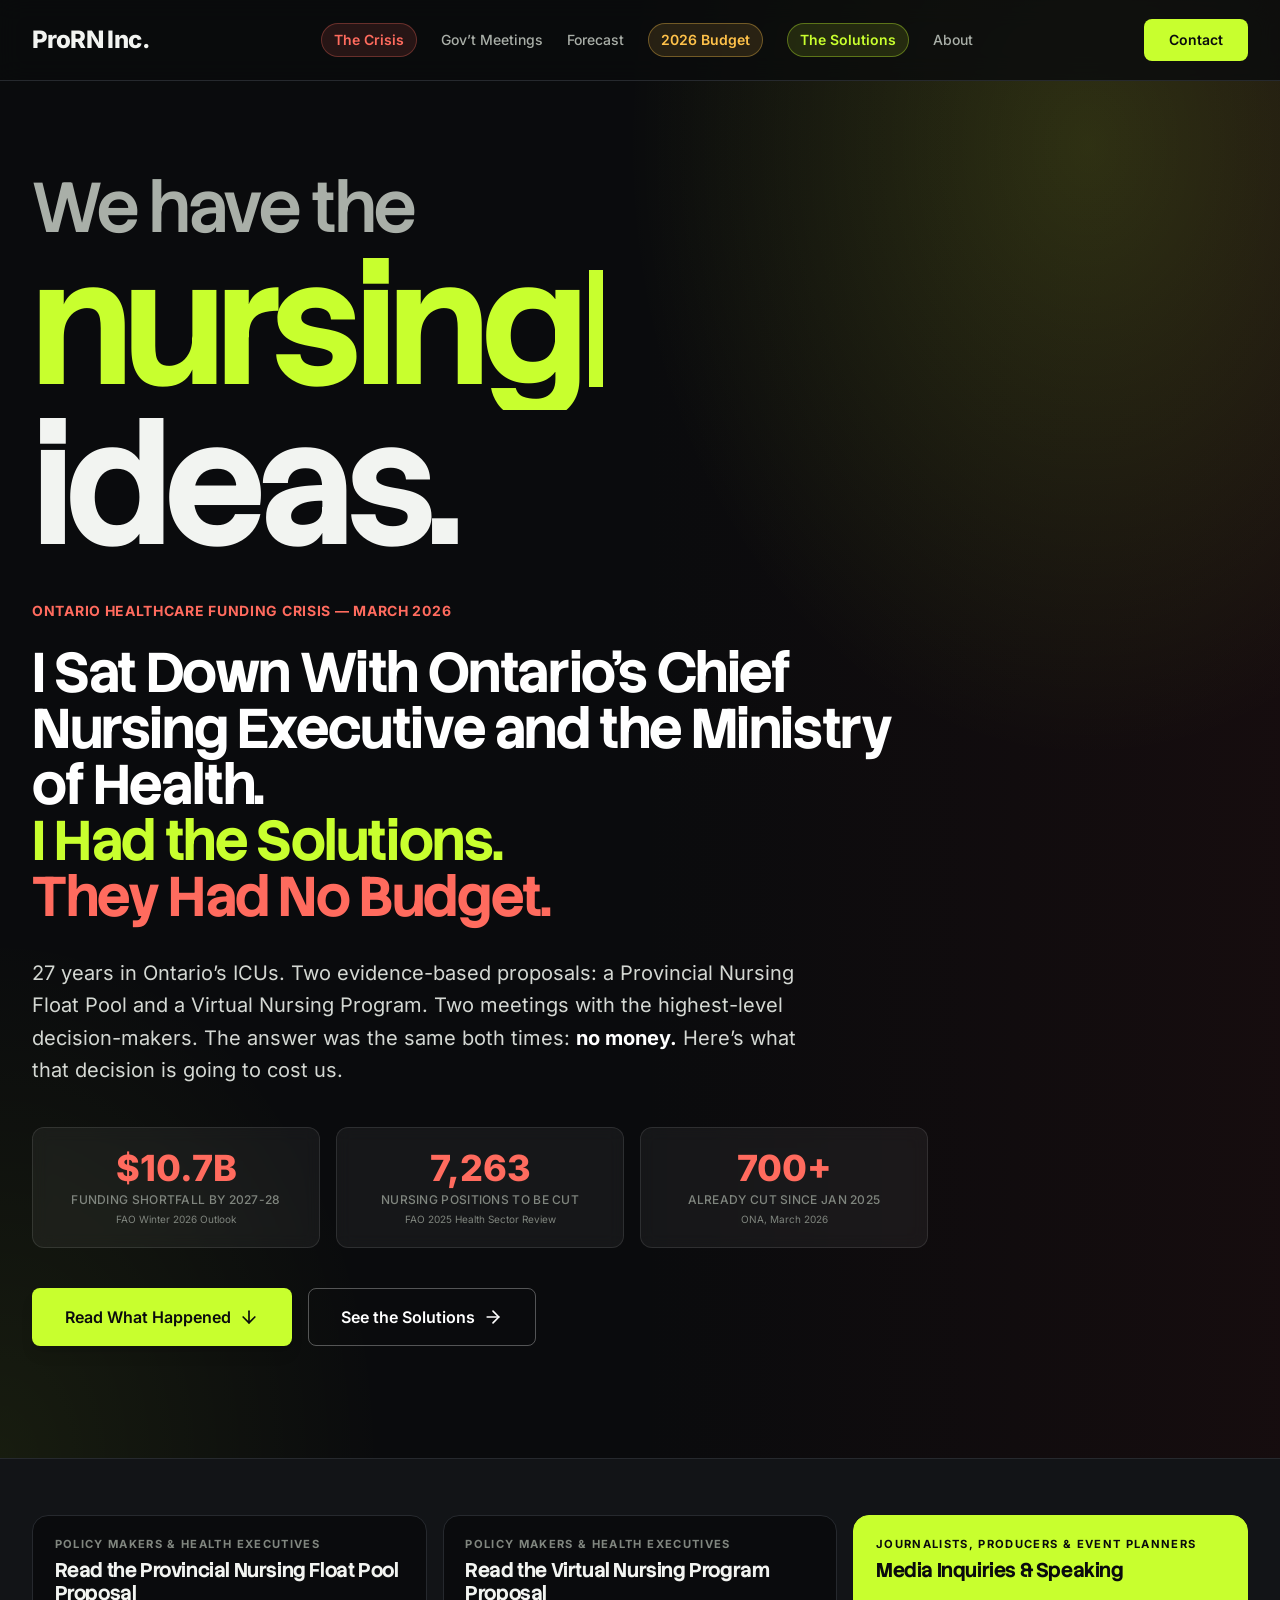
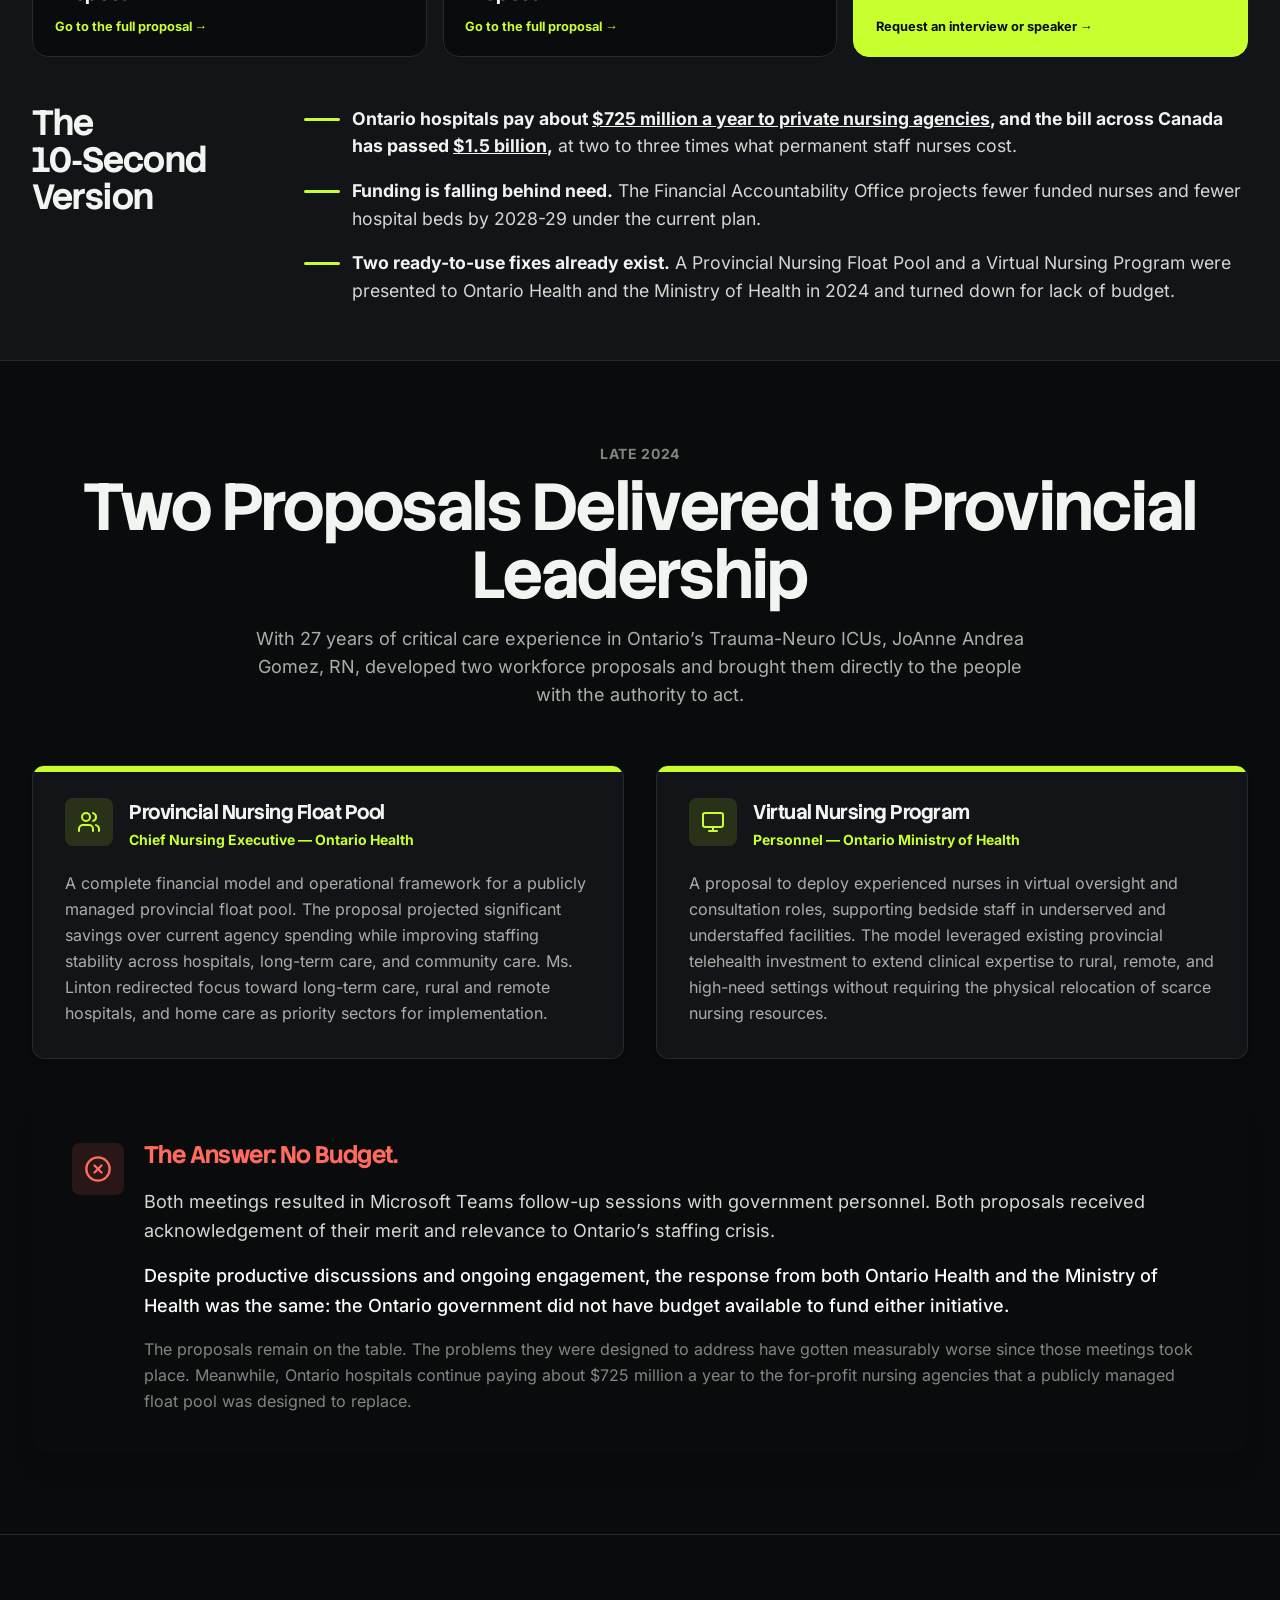
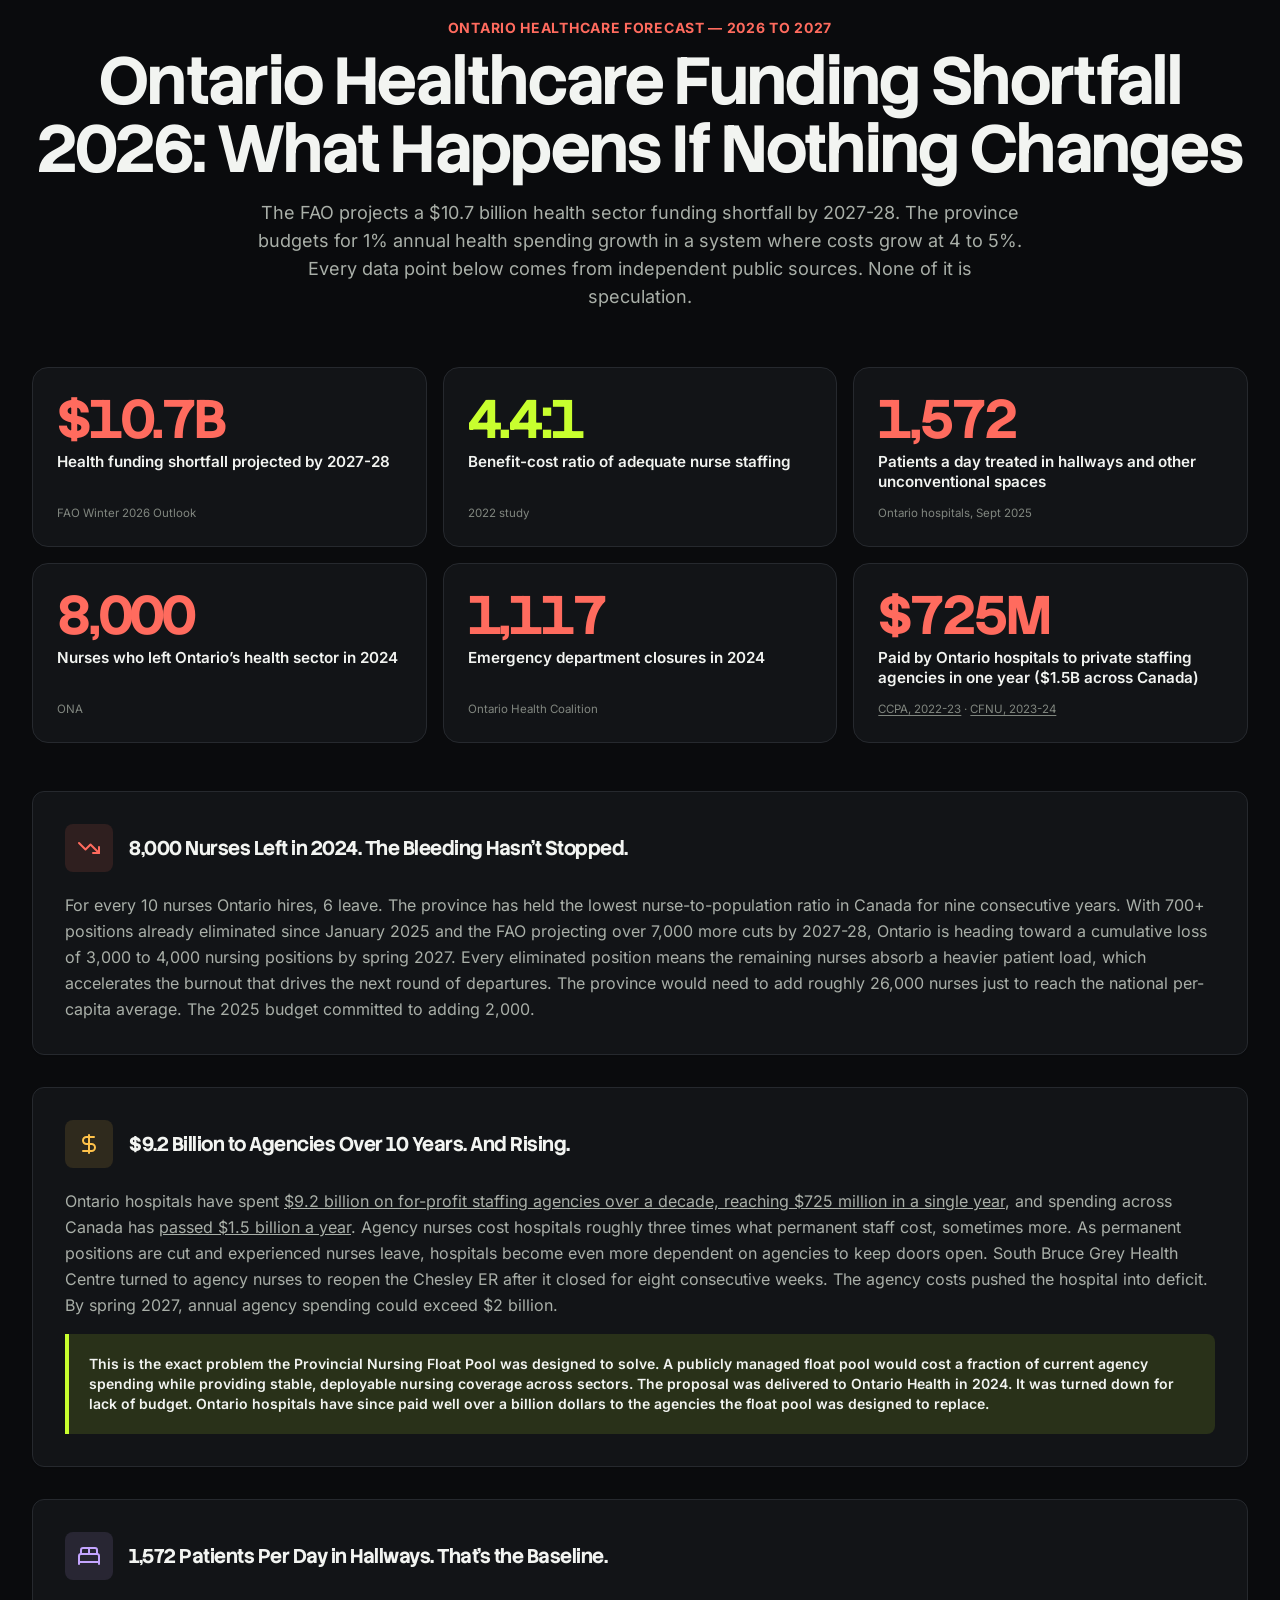
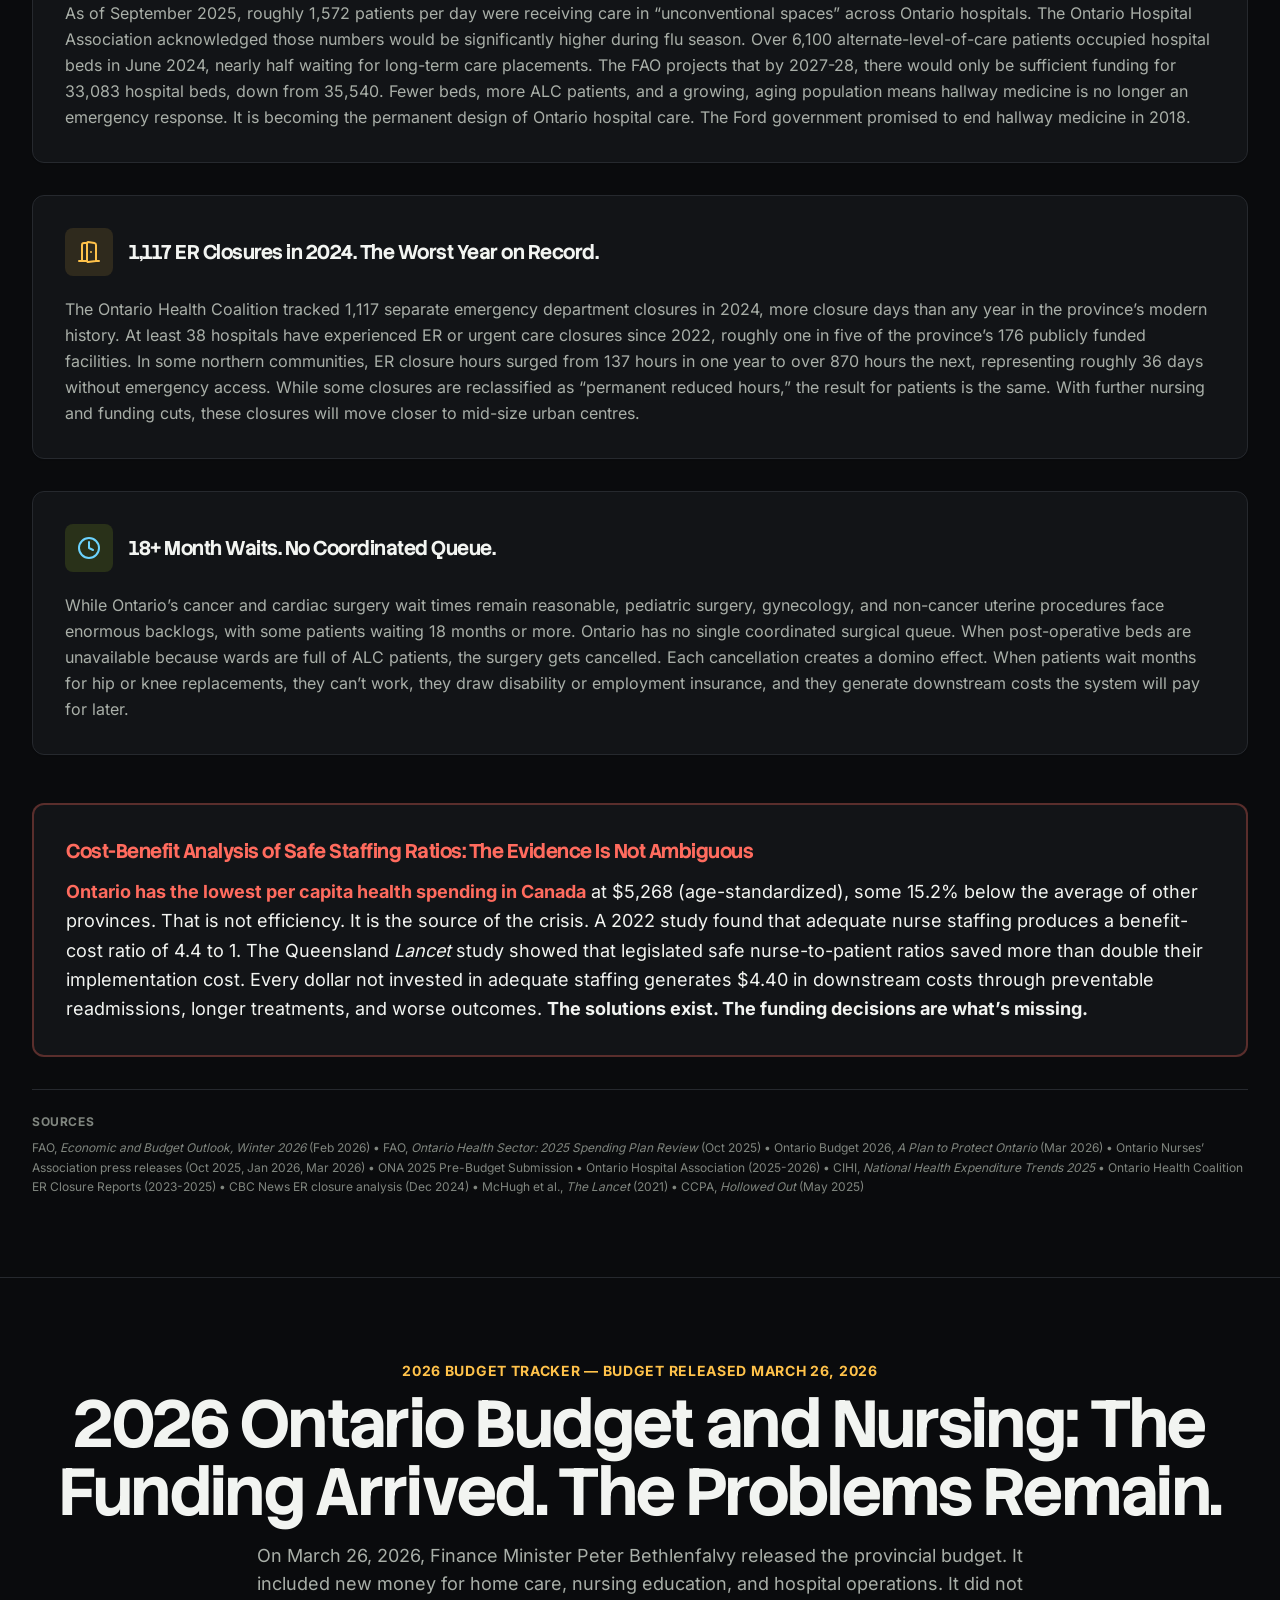
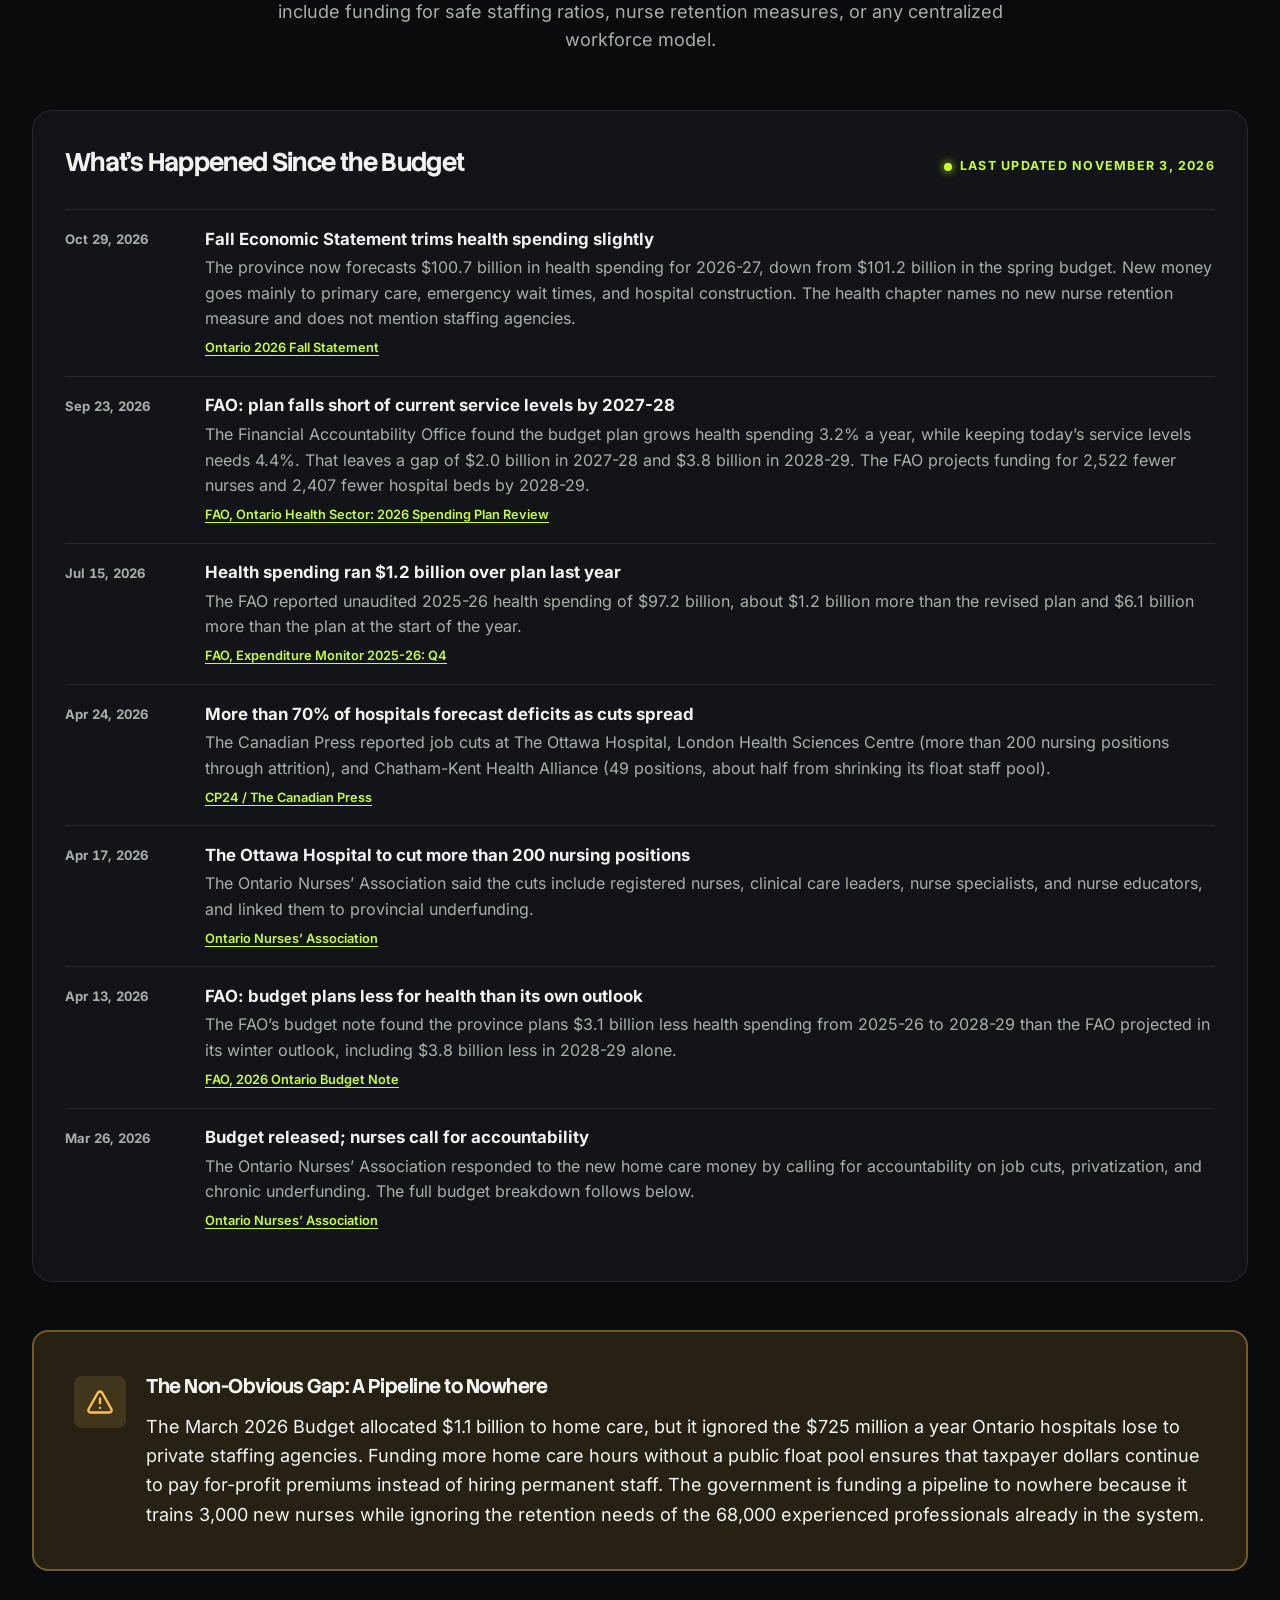
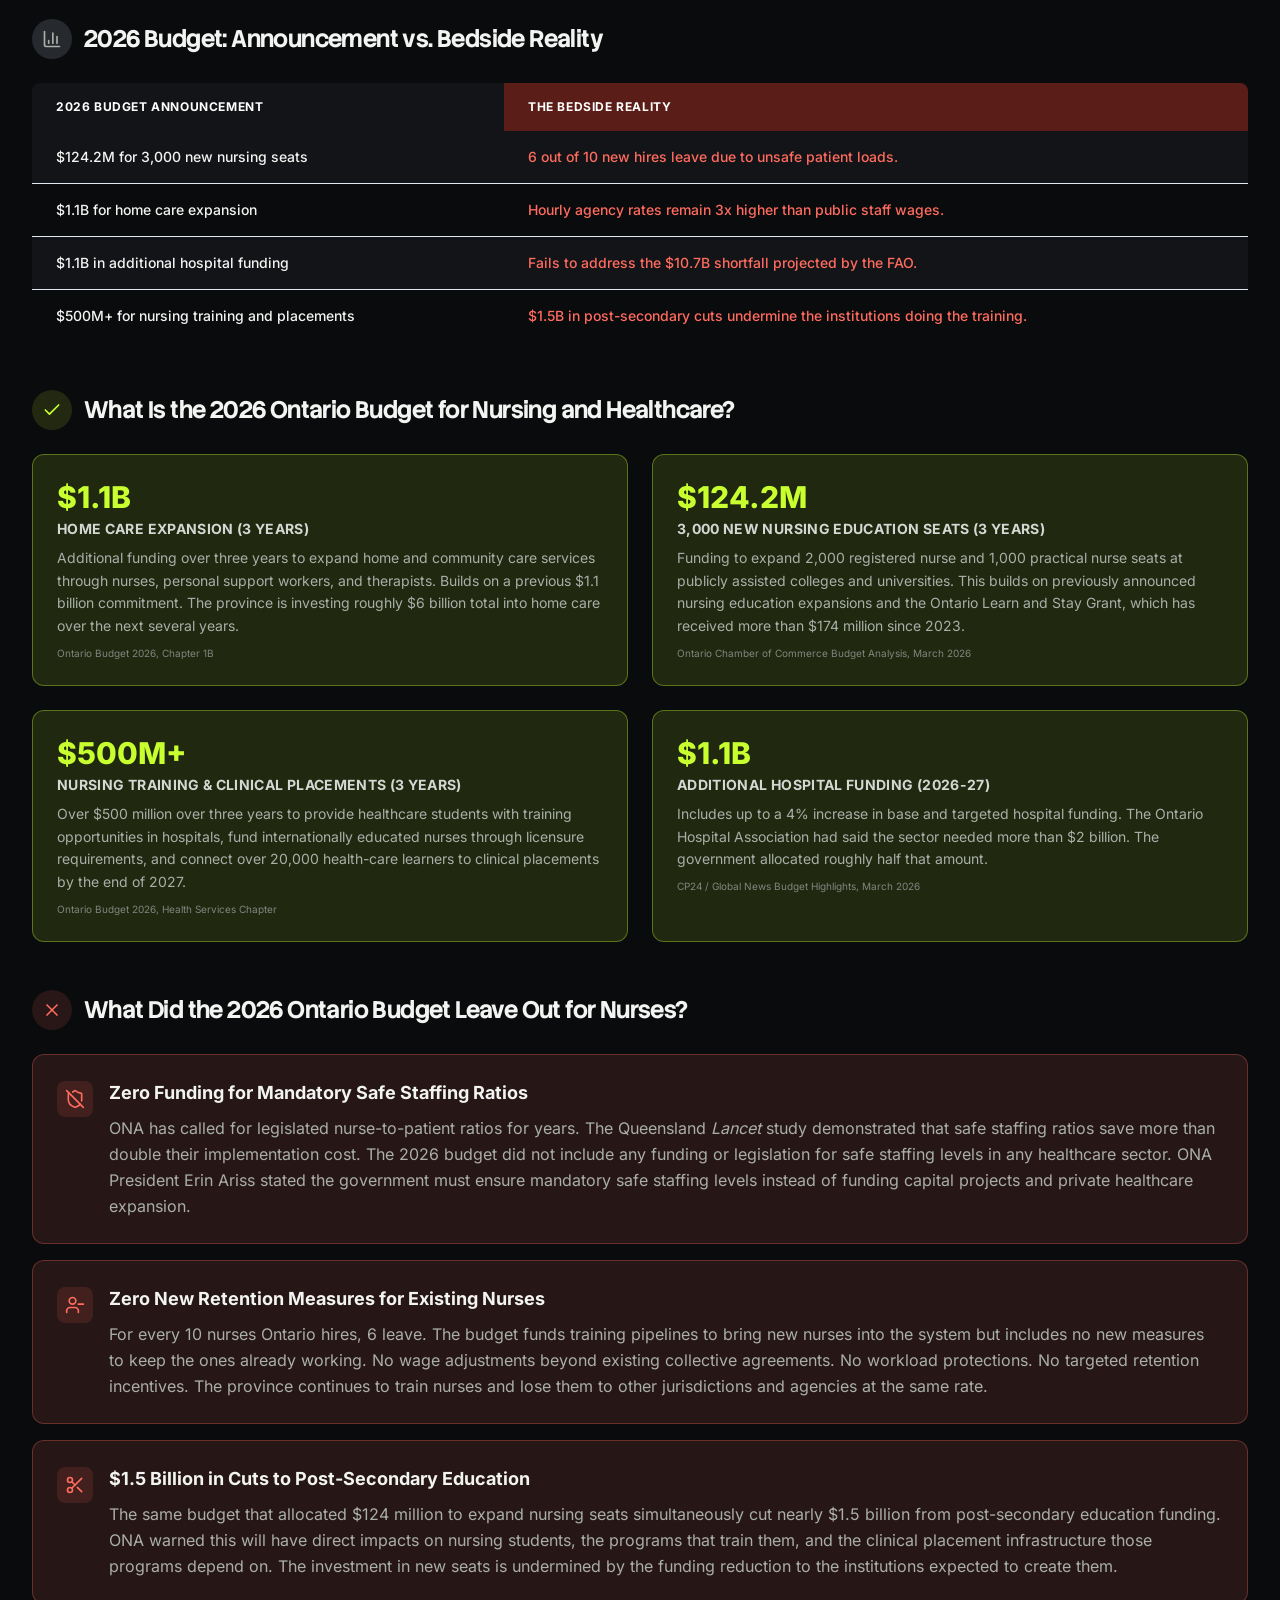
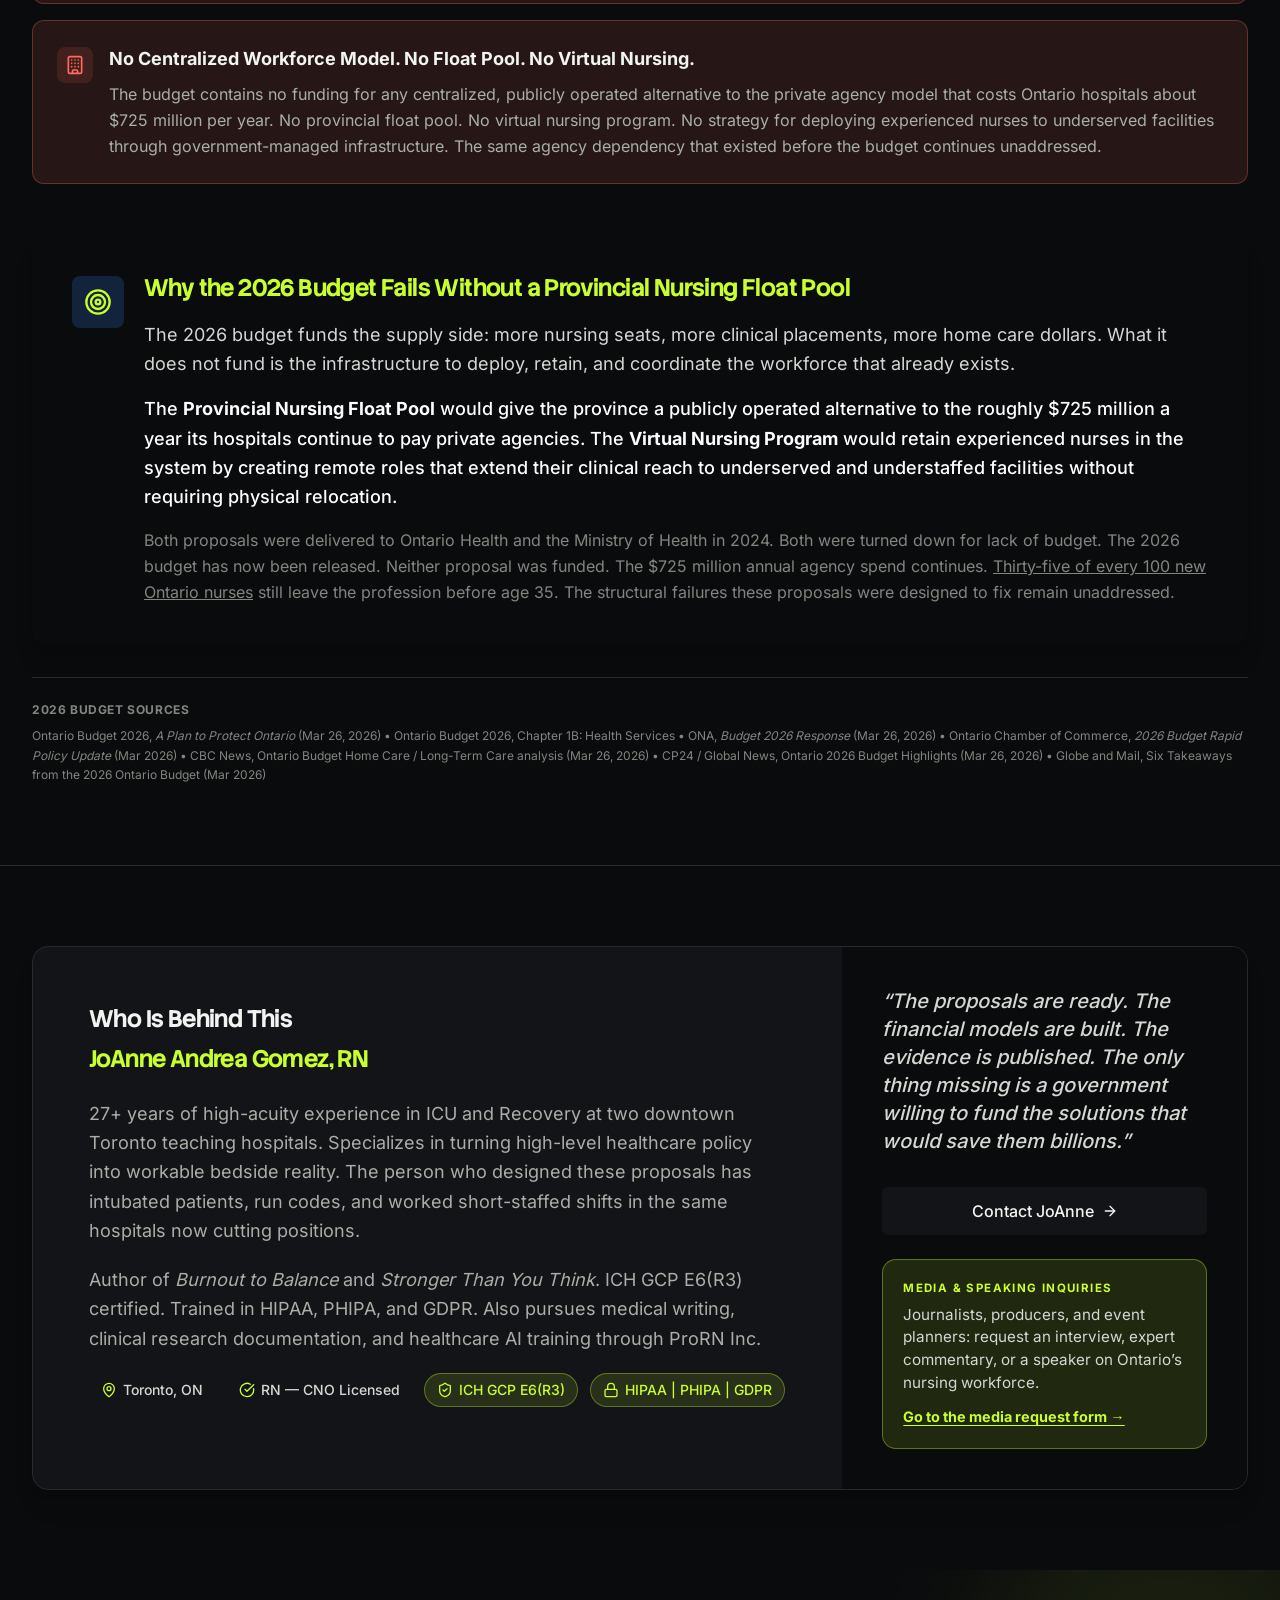
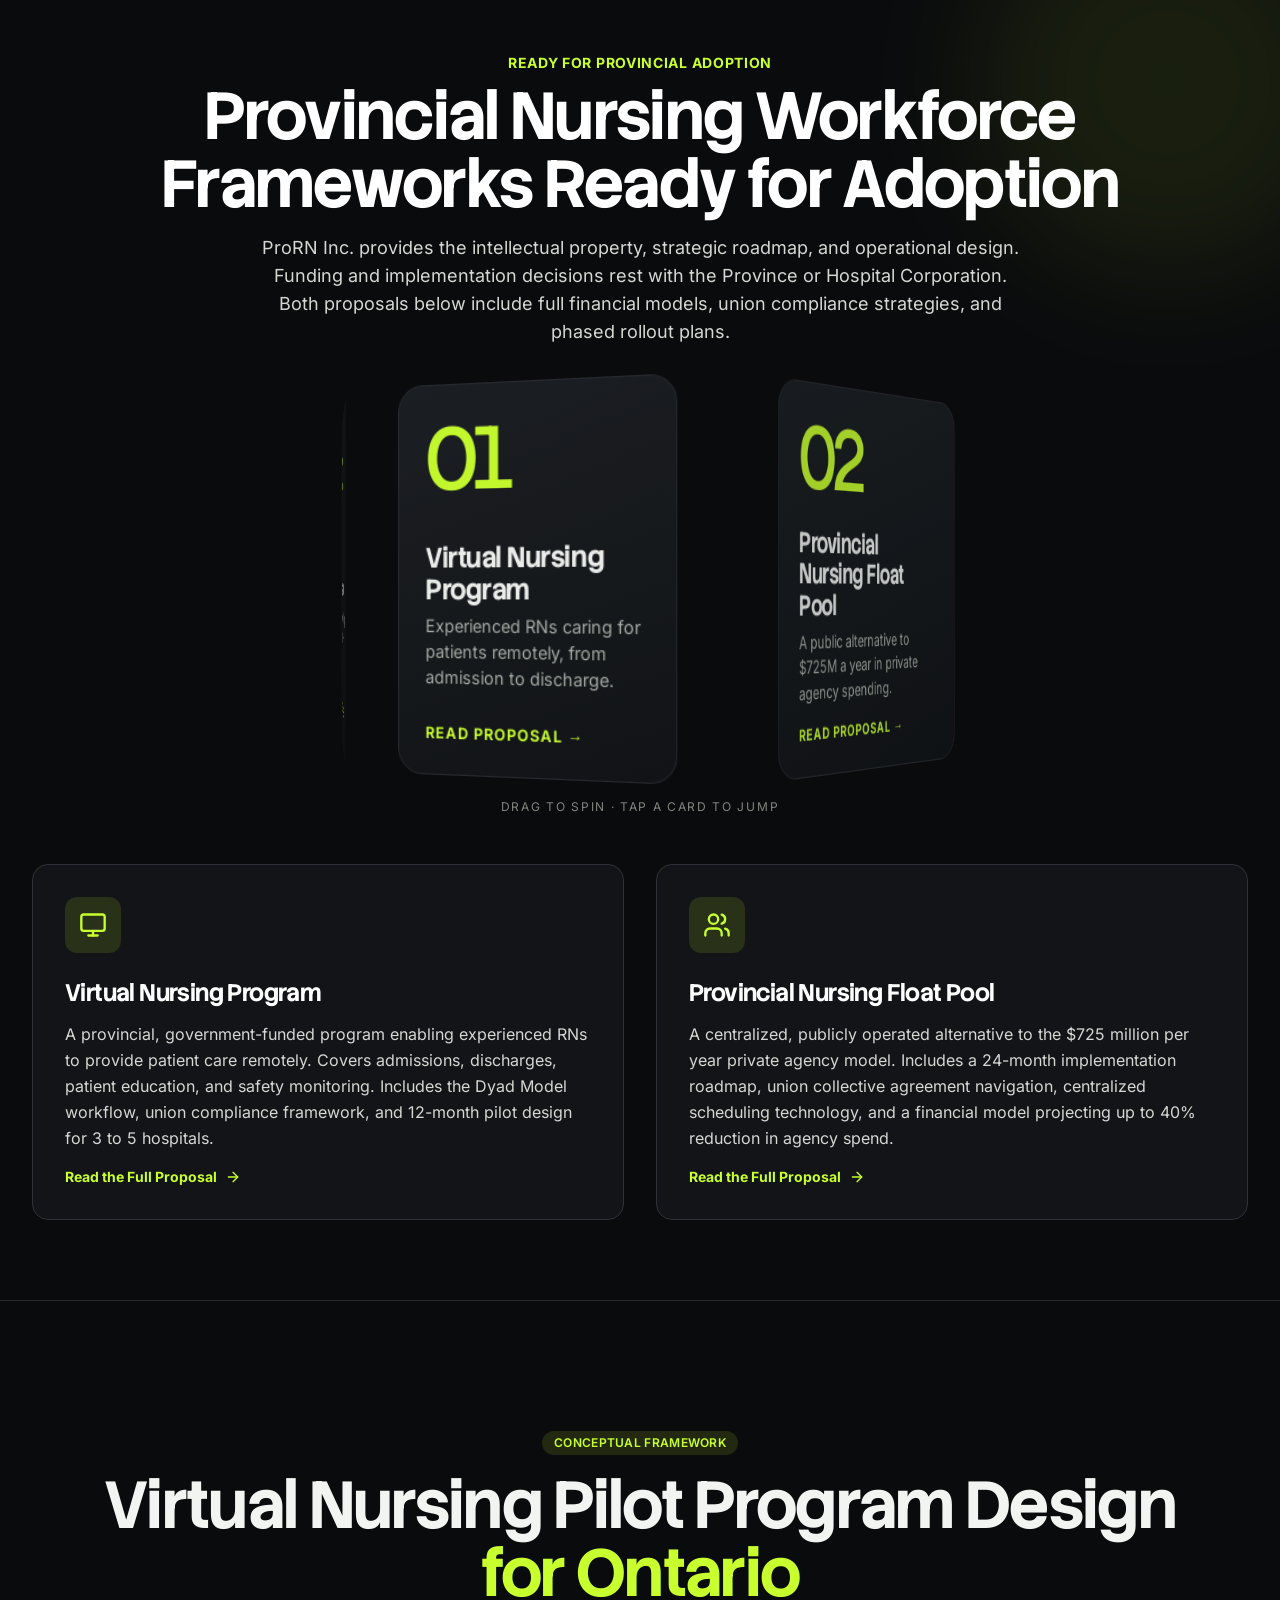
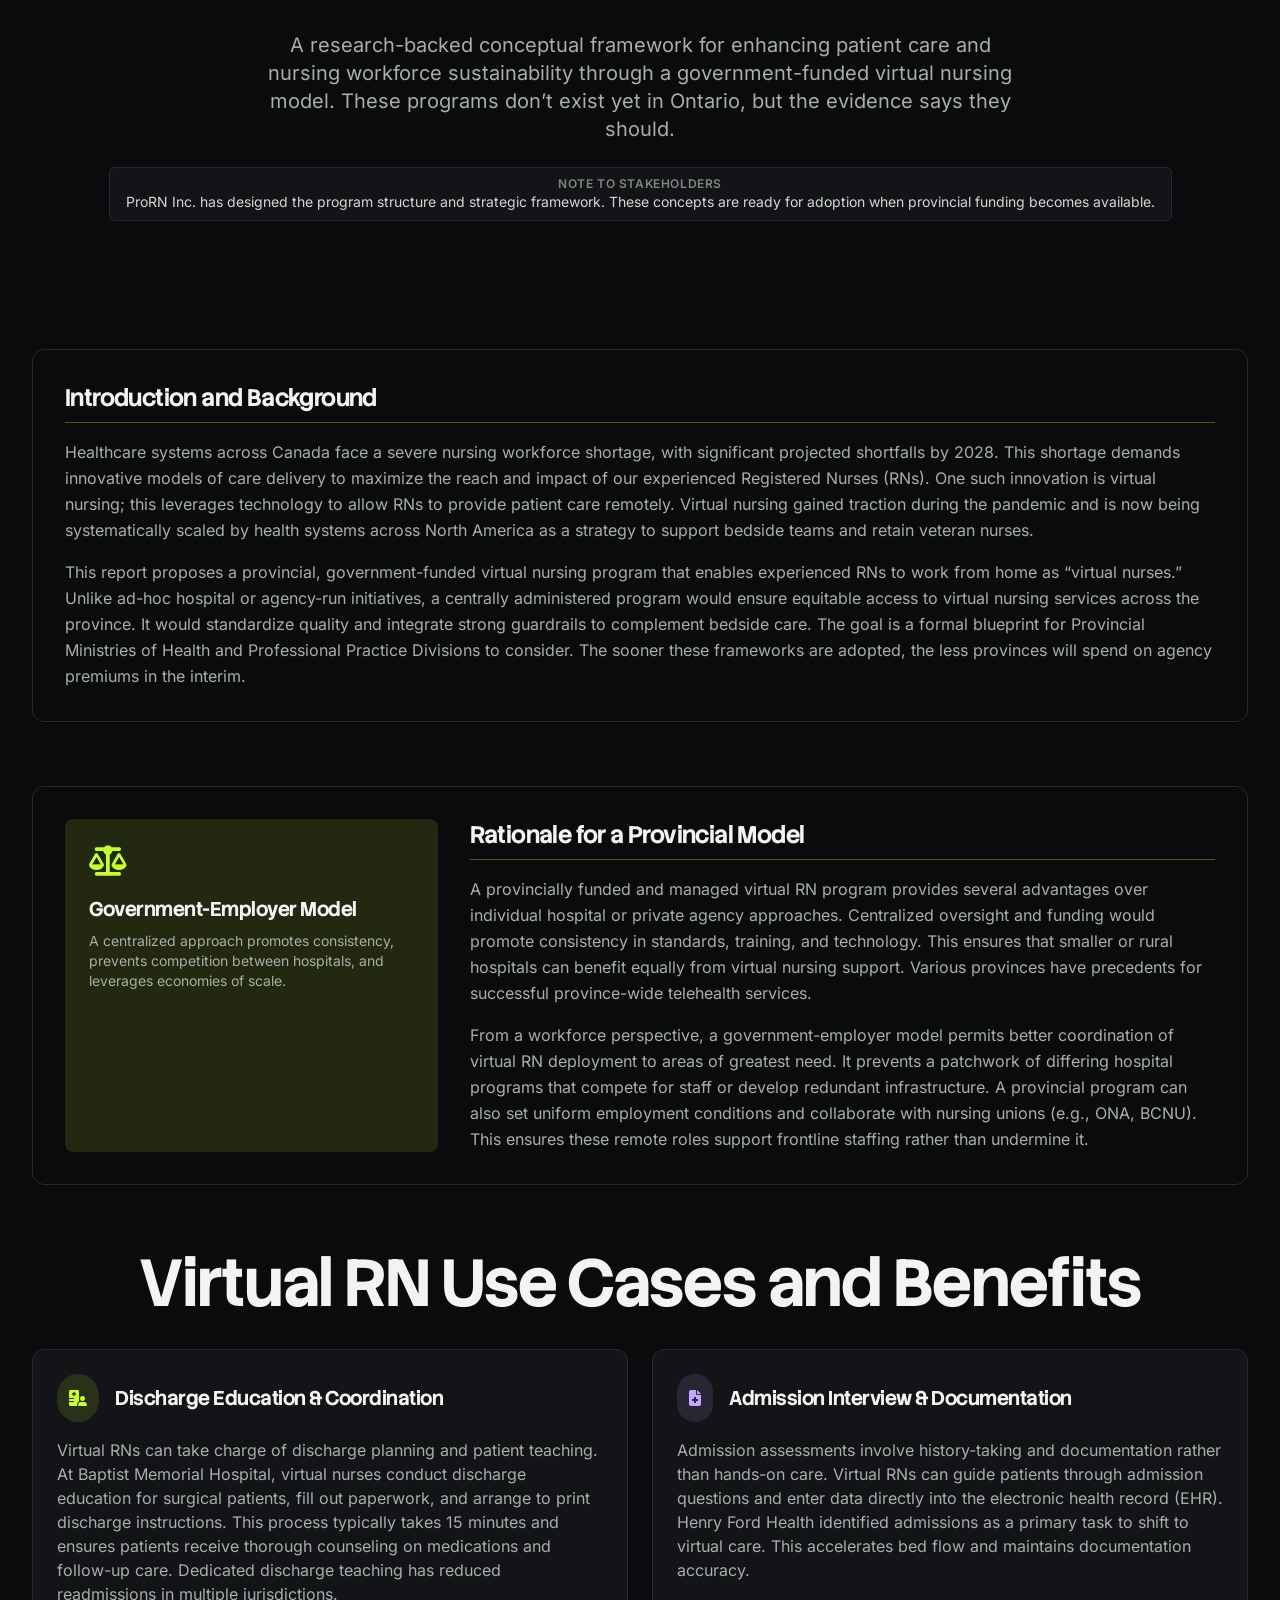
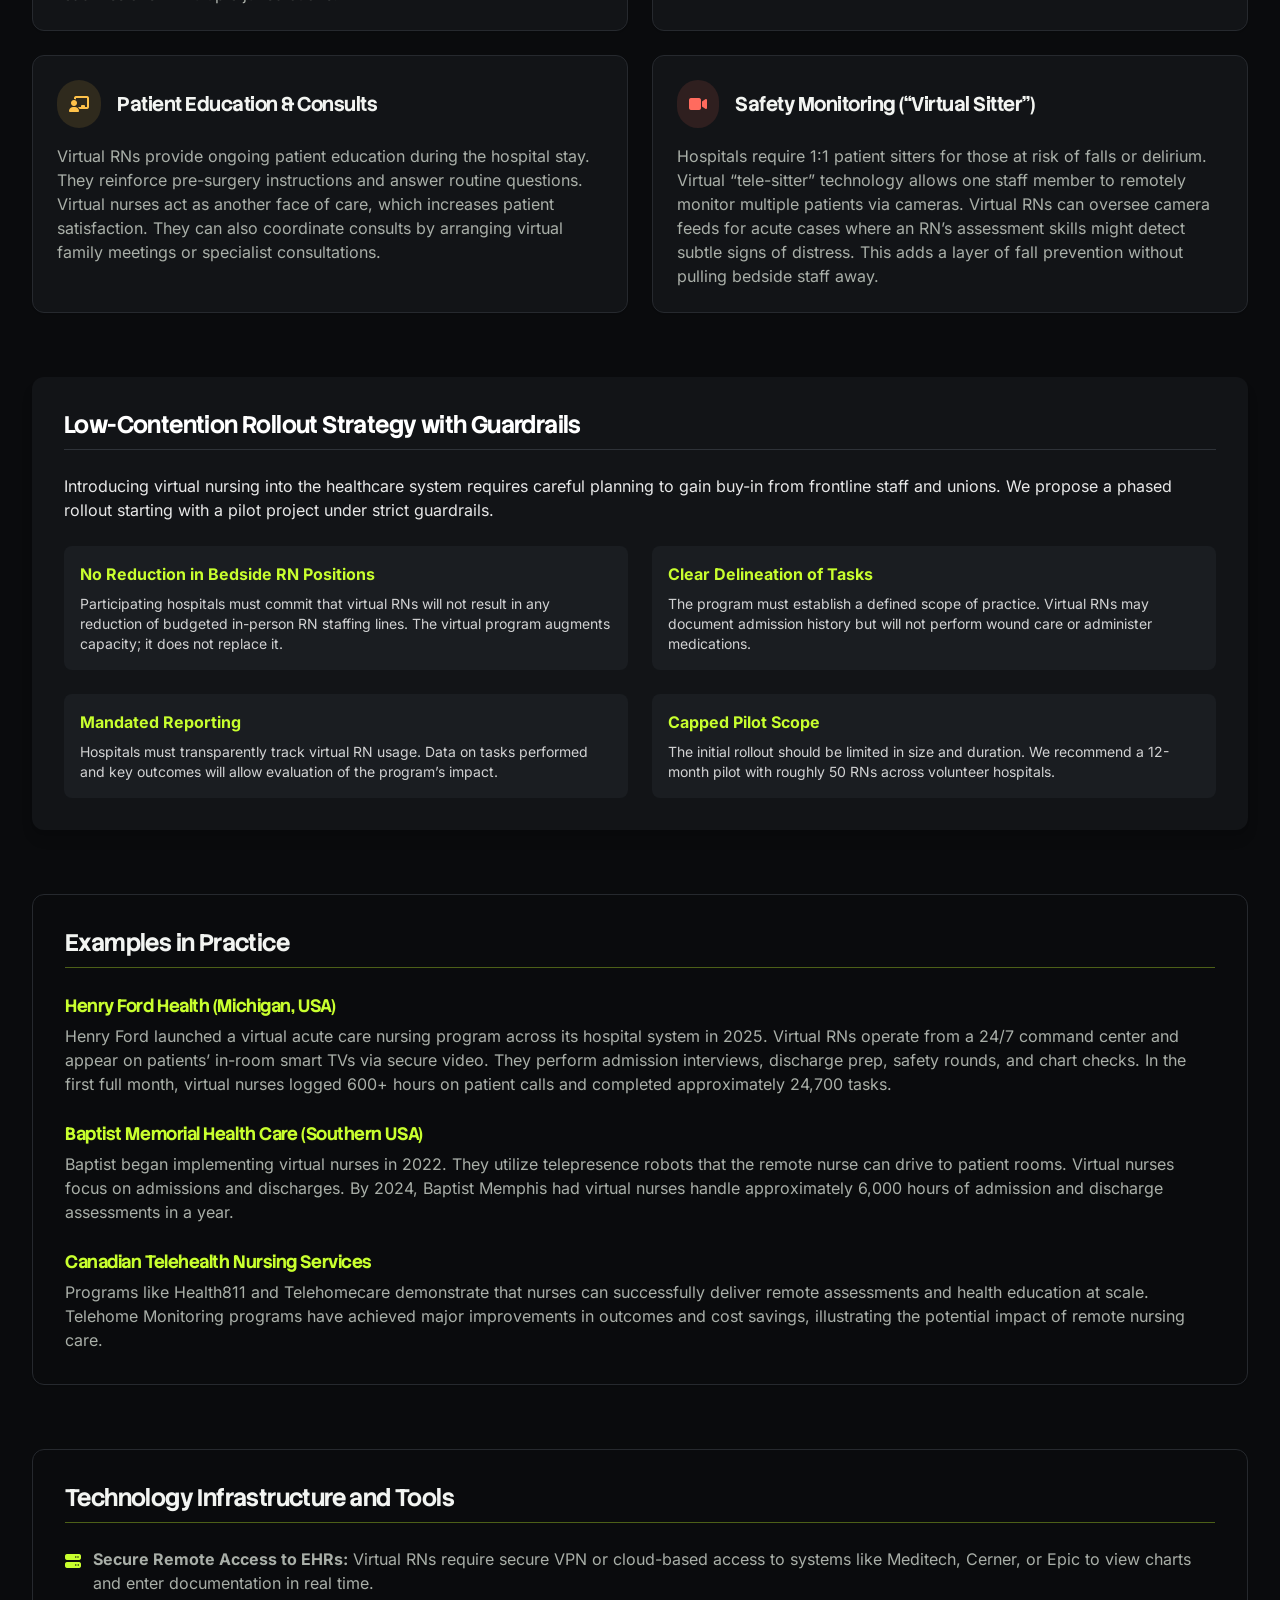
<file: index.html>
<!DOCTYPE html>
<html lang="en" class="scroll-smooth">
<head>
    <meta charset="UTF-8">
    <meta name="viewport" content="width=device-width, initial-scale=1.0">
    <title>Ontario $10.7B Healthcare Funding Crisis & Nursing Solutions | ProRN</title>
    <meta name="description" content="Ontario faces a $10.7B healthcare funding gap. ProRN Inc. provides a Provincial Nursing Float Pool and Virtual Nursing Program designed by a 27-year ICU nurse.">
    <meta name="keywords" content="nursing agency cost reduction strategies, provincial nursing workforce framework Ontario, virtual nursing pilot program design, Ontario healthcare funding shortfall 2026, cost-benefit analysis safe staffing ratios, provincial nursing float pool, staffing stability models Ontario, agency nurse spending reports, Ontario 2026 budget healthcare nursing, nurse retention Ontario, long-term care staffing Ontario, geriatric care workforce Ontario, rural healthcare nursing Ontario, Doug Ford healthcare policy, elderly care Ontario, healthcare consulting Ontario, ProRN Inc, JoAnne Andrea Gomez RN">
    <meta name="robots" content="index, follow">
    <link rel="canonical" href="https://prorninc.com/" />
    <meta name="geo.region" content="CA-ON">
    <meta name="geo.placename" content="Toronto">

    <meta property="og:title" content="Ontario $10.7B Healthcare Funding Crisis & Nursing Solutions | ProRN">
    <meta property="og:description" content="Provincial Nursing Float Pool and Virtual Nursing Program designed by a 27-year ICU nurse. Evidence-based workforce frameworks for Ontario's $10.7B healthcare funding shortfall.">
    <meta property="og:type" content="website">
    <meta property="og:url" content="https://prorninc.com">
    <meta property="og:locale" content="en_CA">
    <meta property="og:site_name" content="ProRN Inc.">

    <meta name="twitter:card" content="summary_large_image">
    <meta name="twitter:title" content="Ontario $10.7B Healthcare Funding Crisis & Nursing Solutions | ProRN">
    <meta name="twitter:description" content="A Provincial Nursing Float Pool and Virtual Nursing Program built by a 27-year ICU nurse. Workforce frameworks for Ontario's healthcare funding shortfall.">

    <script type="application/ld+json">
    {
      "@context": "https://schema.org",
      "@graph": [
        {
          "@type": "WebSite",
          "@id": "https://prorninc.com/#website",
          "name": "ProRN Inc.",
          "url": "https://prorninc.com/",
          "description": "Healthcare workforce consulting firm providing nursing agency cost reduction strategies, provincial nursing workforce frameworks, and virtual nursing pilot program design for Ontario. Founded by a 27-year ICU nurse. Both a Provincial Nursing Float Pool and Virtual Nursing Program were presented to Ontario Health and the Ministry of Health in 2024.",
          "publisher": { "@id": "https://prorninc.com/#organization" },
          "inLanguage": "en-CA"
        },
        {
          "@type": "Organization",
          "@id": "https://prorninc.com/#organization",
          "name": "ProRN Inc.",
          "url": "https://prorninc.com/",
          "description": "Healthcare consulting firm that brought provincial nursing workforce solutions directly to Ontario Health and the Ministry of Health. Specializes in virtual nursing program design, centralized float pool implementation, and nursing agency cost reduction for Canadian healthcare systems.",
          "founder": { "@id": "https://prorninc.com/resume#person" },
          "address": { "@type": "PostalAddress", "addressLocality": "Toronto", "addressRegion": "ON", "addressCountry": "CA" },
          "areaServed": { "@type": "Country", "name": "Canada" },
          "knowsAbout": ["Ontario Healthcare Funding Crisis","2026 Ontario Budget Healthcare","Ontario Budget Nursing Allocation","Doug Ford Healthcare Policy","Provincial Float Pools","Virtual Nursing Programs","Nursing Agency Cost Reduction","Safe Staffing Ratios","Ontario Nursing Shortage","Nurse Retention Ontario","Canadian Nursing Crisis","Healthcare Costs Canada","Provincial Healthcare Policy","Healthcare Workforce Planning","Bill 124 Impact","ONA Ontario Nurses Association","RNAO","Hallway Medicine Ontario","Ontario ER Closures","Ontario Long-Term Care","LTC Nursing Ontario","Geriatric Care Ontario","Elderly Care Ontario","Aging Population Healthcare","Rural Healthcare Ontario","Clinical Workflow Design","Union Collective Agreement Compliance","Nursing Retention Strategy","ICH GCP E6(R3)","Good Clinical Practice","Medical Writing","Healthcare AI"],
          "sameAs": ["https://www.linkedin.com/in/jag416/"]
        },
        {
          "@type": "Person",
          "@id": "https://prorninc.com/resume#person",
          "name": "JoAnne Andrea Gomez",
          "jobTitle": "Lead Strategist and Healthcare Consultant",
          "description": "Registered Nurse with 27+ years of clinical experience including 12+ years in Trauma-Neuro ICU at two downtown Toronto teaching hospitals. ICH GCP E6(R3) certified. Presented provincial nursing workforce proposals to the Chief Nursing Executive at Ontario Health and the Ontario Ministry of Health in 2024. Author of Burnout to Balance and Stronger Than You Think.",
          "url": "https://prorninc.com/resume",
          "alumniOf": { "@type": "CollegeOrUniversity", "name": "University of Nebraska", "sameAs": "https://www.unl.edu/" },
          "hasCredential": [
            { "@type": "EducationalOccupationalCredential", "credentialCategory": "Professional License", "name": "Registered Nurse (RN)", "recognizedBy": { "@type": "Organization", "name": "College of Nurses of Ontario", "url": "https://www.cno.org/" } },
            { "@type": "EducationalOccupationalCredential", "credentialCategory": "certification", "name": "ICH GCP E6(R3) Certification", "recognizedBy": { "@type": "Organization", "name": "TransCelerate BioPharma" } },
            { "@type": "EducationalOccupationalCredential", "credentialCategory": "certification", "name": "HIPAA Compliance Training" },
            { "@type": "EducationalOccupationalCredential", "credentialCategory": "degree", "name": "Bachelor of Arts in Psychology", "recognizedBy": { "@type": "CollegeOrUniversity", "name": "University of Nebraska" } },
            { "@type": "EducationalOccupationalCredential", "credentialCategory": "degree", "name": "Bachelor of Arts in English", "recognizedBy": { "@type": "CollegeOrUniversity", "name": "University of Nebraska" } }
          ],
          "knowsAbout": ["Ontario Healthcare Crisis","Ontario Nursing Shortage","Canadian Nursing Crisis","Healthcare Costs Canada","Doug Ford Health Policy","Provincial Healthcare Policy","Virtual Nursing","Provincial Float Pools","Nursing Retention","Nurse Retention Ontario","Safe Staffing Ratios","Bill 124","Healthcare Workforce Planning","ICU Nursing","Critical Care","Union Collective Agreements","Nursing Burnout","Nursing Agency Cost Reduction","ONA","RNAO","Hallway Medicine","Ontario Long-Term Care","LTC Nursing","Geriatric Care","Elderly Care Ontario","Aging Population Healthcare","Rural Healthcare Ontario","ICH GCP E6(R3)","Good Clinical Practice","Medical Writing","Healthcare AI","HIPAA","PHIPA","GDPR","2026 Ontario Budget"],
          "sameAs": ["https://medium.com/@msjag416","https://www.linkedin.com/in/jag416/","https://burnouttobalanceguide.com/"]
        },
        {
          "@type": "FAQPage",
          "mainEntity": [
            { "@type": "Question", "name": "How big is Ontario's healthcare funding shortfall?", "acceptedAnswer": { "@type": "Answer", "text": "Ontario's Financial Accountability Office projects a $10.7 billion health sector funding shortfall by 2027-28. The province budgets for 1% annual health spending growth while costs structurally grow at 4 to 5%. This would result in the loss of over 7,000 funded nursing positions and 2,400 hospital beds." } },
            { "@type": "Question", "name": "How much does Ontario spend on nursing agency staff?", "acceptedAnswer": { "@type": "Answer", "text": "Ontario hospitals have spent $9.2 billion on for-profit staffing agencies over the past decade. Ontario hospitals paid $725 million in 2022-23, and Canada-wide spending passed a projected $1.5 billion in 2023-24. Agencies charge two to three times the cost of permanent staff nurses, with some facilities paying $88 to $150 per hour for agency RNs versus approximately $43 per hour for staff nurses." } },
            { "@type": "Question", "name": "What is a provincial nursing float pool?", "acceptedAnswer": { "@type": "Answer", "text": "A provincial nursing float pool is a centralized, government-operated staffing resource that deploys Registered Nurses to hospitals and long-term care facilities across the province as needed. Unlike private nursing agencies, a provincial pool employs nurses directly within the public system with union wages, benefits, and pension. This model could significantly reduce reliance on costly agency staffing." } },
            { "@type": "Question", "name": "What is virtual nursing?", "acceptedAnswer": { "@type": "Answer", "text": "Virtual nursing uses technology to allow experienced Registered Nurses to provide patient care remotely. Virtual RNs conduct admission interviews, discharge education, patient teaching, and documentation through secure video connections. This offloads administrative tasks from bedside nurses while retaining experienced nurses who might otherwise leave the profession." } },
            { "@type": "Question", "name": "Why are Ontario nurses leaving?", "acceptedAnswer": { "@type": "Answer", "text": "ONA reported 8,000 nurses left Ontario's health sector in 2024. For every 10 nurses hired, 6 leave. Ontario has the lowest nurse-to-population ratio in Canada and has held that position for nine consecutive years. Contributing factors include unsafe patient loads, low wages relative to other provinces and agencies, burnout from chronic understaffing, and the lingering effects of Bill 124 wage suppression." } },
            { "@type": "Question", "name": "How has the Doug Ford government affected Ontario healthcare?", "acceptedAnswer": { "@type": "Answer", "text": "The Ford Progressive Conservative government's health spending plan projects 1% annual growth in a system where costs structurally grow at 4 to 5%. The FAO projects this creates a $10.7 billion funding shortfall by 2027-28, resulting in the loss of over 7,000 funded nursing positions and 2,400 hospital beds. The government has expanded publicly funded surgeries to private clinics while public hospital operating rooms sit idle for lack of funding. Ontario has the lowest per capita health spending in Canada at $5,268, some 15.2% below other provinces. Finance Minister Peter Bethlenfalvy called current health spending unsustainable." } },
            { "@type": "Question", "name": "What is the state of healthcare in Canada in 2026?", "acceptedAnswer": { "@type": "Answer", "text": "Canada faces a projected shortage of over 100,000 nurses by 2030. Nursing job vacancies tripled nationally from 13,178 in 2018 to 41,716 in 2023. For every 100 nurses under 35 who register to practice, 40 do not renew their registration. Spending on for-profit nursing agencies has surged past $1.5 billion a year across Canada, with Ontario hospitals alone paying $725 million in 2022-23. Emergency department closures, hallway medicine, and surgical backlogs are worsening across multiple provinces. Ontario, as Canada's most populous province, has the lowest per capita health spending and the worst nurse-to-population ratio in the country." } },
            { "@type": "Question", "name": "What did the 2026 Ontario budget allocate for nursing and healthcare?", "acceptedAnswer": { "@type": "Answer", "text": "The March 2026 Ontario Budget allocated $1.1 billion over three years for home care expansion, $124.2 million to expand 3,000 nursing education seats, over $500 million for nursing training and clinical placements, and $1.1 billion in additional hospital funding. However, the budget included zero funding for mandatory safe staffing ratios, zero new retention measures for existing nurses, and nearly $1.5 billion in cuts to post-secondary education. ONA noted the budget failed to address working conditions that drive nurses from the profession. The budget funds training pipelines but does not fund the centralized workforce solutions like a Provincial Nursing Float Pool or Virtual Nursing Program that would retain experienced nurses already in the system." } },
            { "@type": "Question", "name": "How does the 2026 Ontario Budget address the nursing shortage?", "acceptedAnswer": { "@type": "Answer", "text": "The 2026 budget funds 3,000 new nursing seats and allocates $1.1 billion for home care expansion. However, it provides zero funding for mandatory safe staffing ratios or centralized workforce models. ProRN Inc. data shows that without a Provincial Nursing Float Pool, these new funds will continue to be consumed by high-cost private staffing agencies. Ontario hospitals spend about $725 million a year on agency nurses at rates two to three times higher than permanent staff. The budget trains new nurses but does not address the loss of 35 of every 100 new nurses before age 35 or the retention needs of the 68,000 experienced nurses already in the system." } }
          ]
        }
      ]
    }
    </script>
    <link rel="icon" href="data:image/svg+xml,<svg xmlns=%22http://www.w3.org/2000/svg%22 viewBox=%220 0 64 64%22><rect x=%220%22 y=%220%22 width=%2264%22 height=%2264%22 rx=%2212%22 fill=%22%230a0b0d%22/><path d=%22M32 12v40M12 32h12l4-8 8 16 4-8h12%22 stroke=%22%23c8ff2e%22 stroke-width=%226%22 stroke-linecap=%22round%22 stroke-linejoin=%22round%22 fill=%22none%22/></svg>">
    <!-- Self-hosted styles, fonts and icons (no outside requests). See ARCHITECTURE.md to rebuild site.css. -->
    <link rel="preload" href="assets/fonts/inter-latin-wght-normal.woff2" as="font" type="font/woff2" crossorigin>
    <link rel="preload" href="assets/fonts/stack-sans-headline-latin-700-normal.woff2" as="font" type="font/woff2" crossorigin>
    <link rel="stylesheet" href="assets/fontawesome/css/all.min.css">
    <link rel="stylesheet" href="assets/css/site.css">
    <script src="assets/js/lucide.min.js"></script>
    <meta name="theme-color" content="#0a0b0d">
    <style>
        body { font-family: 'Inter', sans-serif; }
        .fade-in-up { animation: fadeInUp 0.8s ease-out; }
        @keyframes fadeInUp { from { opacity: 0; transform: translateY(20px); } to { opacity: 1; transform: translateY(0); } }
        .section-anchor { scroll-margin-top: 100px; }

        /* ═══ SWASH-STYLE DARK + NEON THEME ═══
           This layer recolors the existing Tailwind classes, so the page markup stays the same. */
        :root {
            --bg: #0a0b0d; --surface: #121417; --surface-2: #1a1d21; --line: #26292e;
            --ink: #f2f4f1; --ink-2: #d4d8d3; --muted: #a9afa8; --dim: #80867f;
            --neon: #c8ff2e; --neon-soft: rgba(200,255,46,.12); --neon-line: rgba(200,255,46,.35);
            --red: #ff6b5e; --red-soft: rgba(255,107,94,.12); --amber: #ffc24a; --amber-soft: rgba(255,194,74,.12);
        }
        html { background: var(--bg); color-scheme: dark; }
        body.antialiased { background: var(--bg); color: var(--ink-2); }
        ::selection { background: var(--neon); color: var(--bg); }
        h1, h2, h3, .font-display { font-family: 'Stack Sans Headline', 'Inter', sans-serif; letter-spacing: -0.025em; }
        body h2.text-3xl, body h2.text-4xl { font-size: clamp(2.1rem, 5.2vw, 4.25rem); line-height: 1.02; font-weight: 700; }

        /* Surfaces */
        body .bg-white, body .bg-slate-50 { background-color: var(--bg); }
        body section .bg-white, body .bg-slate-100 { background-color: var(--surface); }
        body section section.bg-white, body section .rounded-xl.bg-white, body section .rounded-2xl.bg-white { background-color: var(--surface); }
        body .bg-slate-200 { background-color: var(--line); }
        body .bg-slate-900 { background-color: var(--bg); }
        body .bg-slate-800 { background-color: var(--surface); }
        body .bg-slate-700 { background-color: var(--surface-2); }
        body nav.bg-white\/95 { background-color: rgba(10,11,13,.82); }
        body #mobile-menu { background-color: var(--surface); }
        body .bg-blue-900, body .bg-blue-800 { background-color: #10170a; }
        body .bg-blue-900 { border: 1px solid var(--neon-line); }
        body .bg-blue-50, body .bg-green-50, body .bg-blue-100, body .bg-green-100, body .bg-blue-900\/50, body .bg-green-900\/50, body .bg-sky-100 { background-color: var(--neon-soft); }
        body .bg-red-50, body .bg-red-100, body .bg-red-500\/20 { background-color: var(--red-soft); }
        body .bg-amber-50, body .bg-amber-100, body .bg-orange-100 { background-color: var(--amber-soft); }
        body .bg-purple-100 { background-color: rgba(196,165,255,.12); }
        body .bg-red-800 { background-color: #5a1d18; }

        /* Text */
        body .text-slate-900, body .text-slate-800 { color: var(--ink); }
        body .text-slate-700, body .text-slate-300, body .text-slate-200 { color: var(--ink-2); }
        body .text-slate-600 { color: var(--muted); }
        body .text-slate-500, body .text-slate-400 { color: var(--dim); }
        body [class^="text-blue-"], body [class*=" text-blue-"], body [class^="text-green-"], body [class*=" text-green-"] { color: var(--neon); }
        body .text-red-400, body .text-red-500, body .text-red-600, body .text-red-700, body .text-red-800 { color: var(--red); }
        body .text-amber-600, body .text-amber-700, body .text-orange-600 { color: var(--amber); }
        body .text-purple-600 { color: #c4a5ff; }
        body .text-sky-600 { color: #6cd3ff; }

        /* Borders */
        body .border-slate-100, body .border-slate-200, body .border-slate-300 { border-color: var(--line); }
        body .border-slate-600, body .border-slate-700, body .border-slate-800 { border-color: #2e3238; }
        body [class^="border-blue-"], body [class*=" border-blue-"], body [class^="border-green-"], body [class*=" border-green-"] { border-color: var(--neon-line); }
        body .border-blue-600, body .border-blue-500 { border-color: var(--neon); }
        body .border-red-100, body .border-red-200 { border-color: rgba(255,107,94,.3); }
        body .border-amber-100, body .border-amber-300 { border-color: rgba(255,194,74,.35); }

        /* Accent bars and glows */
        body .from-blue-600, body .from-green-600 { background-image: none; background-color: var(--neon); }
        body #crisis > .absolute:first-child { background: radial-gradient(60% 70% at 85% 10%, rgba(200,255,46,.16), transparent 60%), radial-gradient(50% 60% at 0% 100%, rgba(200,255,46,.07), transparent 60%), var(--bg); opacity: 1; }
        body #solutions > .bg-blue-600 { background-color: var(--neon); mix-blend-mode: normal; opacity: .08; }

        /* Buttons: neon fill, dark text */
        body a.bg-blue-900, body button.bg-blue-900, body #crisis a.bg-white { background-color: var(--neon); color: var(--bg); border-color: transparent; }
        body a.bg-blue-900:hover, body button.bg-blue-900:hover, body #crisis a.bg-white:hover { background-color: #d9ff6b; box-shadow: 0 0 0 6px rgba(200,255,46,.15); }
        body .hover\:bg-slate-50:hover, body .hover\:bg-slate-100:hover { background-color: var(--surface-2); }
        body .hover\:bg-blue-100:hover { background-color: rgba(200,255,46,.2); }
        body .hover\:bg-red-100:hover { background-color: rgba(255,107,94,.2); }
        body .hover\:bg-amber-100:hover { background-color: rgba(255,194,74,.2); }
        body [class*="hover:text-blue-"]:hover, body [class*="hover:text-green-"]:hover { color: #e4ff9a; }
        body [class*="hover:border-blue-"]:hover, body [class*="hover:border-green-"]:hover { border-color: var(--neon); }

        /* Form fields */
        body input, body select, body textarea { background-color: var(--surface-2); color: var(--ink); }
        body input::placeholder, body textarea::placeholder { color: var(--dim); }
        body [class*="focus:ring-blue-"]:focus { --tw-ring-color: var(--neon); border-color: var(--neon); }

        /* Scroll progress bar */
        #scroll-progress { position: fixed; top: 0; left: 0; height: 3px; width: 100%; transform-origin: 0 50%; transform: scaleX(0); background: var(--neon); z-index: 60; box-shadow: 0 0 12px var(--neon); }

        /* Kinetic hero line */
        .kinetic { font-family: 'Stack Sans Headline', 'Inter', sans-serif; font-weight: 700; line-height: .9; letter-spacing: -0.045em; color: var(--ink); font-size: clamp(3rem, 16vw, 10.5rem); margin: 0 0 2.5rem; }
        .kinetic > span { display: block; }
        .kinetic .k-small { font-size: .42em; letter-spacing: -0.03em; color: var(--muted); font-weight: 500; margin-bottom: .15em; }
        .kinetic .k-word { color: var(--neon); position: relative; height: .95em; overflow: hidden; }
        .kinetic .k-word b { display: inline-block; font-weight: 700; transition: transform .55s cubic-bezier(.7,0,.2,1), opacity .55s, filter .55s; }
        .kinetic .k-word b.out { transform: translateY(-105%) skewY(-6deg); opacity: 0; filter: blur(6px); }
        .kinetic .k-word b.in { transform: translateY(105%) skewY(6deg); opacity: 0; filter: blur(6px); transition: none; }
        .kinetic .k-word::after { content: ""; display: inline-block; width: .08em; height: .7em; margin-left: .06em; background: var(--neon); vertical-align: -0.02em; animation: caret 1s steps(1) infinite; }
        @keyframes caret { 50% { opacity: 0; } }

        /* Scroll reveal (only when JS runs) */
        .js-reveal .reveal { opacity: 0; transform: translateY(36px); transition: opacity .8s ease, transform .8s cubic-bezier(.2,.7,.2,1); }
        .js-reveal .reveal.is-in { opacity: 1; transform: none; }

        /* 3D rotating showcase */
        .ring-stage { perspective: 1400px; height: 380px; margin: 0 auto 3.5rem; position: relative; touch-action: pan-y; cursor: grab; user-select: none; }
        .ring-stage.dragging { cursor: grabbing; }
        .ring3d { --r: 290px; position: absolute; left: 50%; top: 20px; width: 240px; height: 320px; margin-left: -120px; transform-style: preserve-3d; transform: rotateY(var(--rot, 0deg)); }
        .ring-card { position: absolute; inset: 0; display: flex; flex-direction: column; justify-content: space-between; padding: 1.5rem; border-radius: 22px; background: linear-gradient(160deg, #1b1f23, #101215); border: 1px solid var(--line); color: var(--ink); transform: rotateY(calc(var(--i) * 60deg)) translateZ(var(--r)); backface-visibility: hidden; -webkit-backface-visibility: hidden; transition: border-color .3s, box-shadow .3s; }
        .ring-card:hover, .ring-card:focus-visible { border-color: var(--neon); box-shadow: 0 0 40px rgba(200,255,46,.18); outline: none; }
        .ring-card .rc-num { font-family: 'Stack Sans Headline', sans-serif; font-size: 4.5rem; line-height: 1; color: var(--neon); letter-spacing: -0.05em; }
        .ring-card .rc-title { font-family: 'Stack Sans Headline', sans-serif; font-size: 1.45rem; line-height: 1.1; font-weight: 700; letter-spacing: -0.02em; margin: .5rem 0 .4rem; }
        .ring-card .rc-text { font-size: .9rem; color: var(--muted); line-height: 1.45; }
        .ring-card .rc-go { font-size: .8rem; font-weight: 700; color: var(--neon); text-transform: uppercase; letter-spacing: .08em; }
        .ring-hint { text-align: center; font-size: .75rem; letter-spacing: .14em; text-transform: uppercase; color: var(--dim); margin-top: -2.5rem; margin-bottom: 3rem; }
        @media (max-width: 640px) {
            .ring-stage { height: 330px; }
            .ring3d { --r: 175px; width: 180px; height: 270px; margin-left: -90px; }
            .ring-card { padding: 1.2rem; }
            .ring-card .rc-num { font-size: 3.5rem; }
            .ring-card .rc-title { font-size: 1.2rem; }
        }
        /* Media callout in About */
        .media-callout { margin-top: 1.5rem; padding: 1.25rem; border-radius: 14px; border: 1px solid var(--neon-line); background: var(--neon-soft); }
        .media-callout .mc-label { font-size: .72rem; font-weight: 700; letter-spacing: .12em; text-transform: uppercase; color: var(--neon); margin-bottom: .4rem; }
        .media-callout .mc-text { font-size: .95rem; line-height: 1.5; color: var(--ink-2); margin-bottom: .6rem; }
        .media-callout .mc-link { font-weight: 700; font-size: .9rem; color: var(--neon); text-decoration: underline; text-underline-offset: 3px; }
        .overflow-x-auto[tabindex]:focus-visible { outline: 2px solid var(--neon); outline-offset: 4px; border-radius: 6px; }
        /* Start-here band: action paths + executive summary */
        .start-band { background: var(--surface); border-top: 1px solid var(--line); border-bottom: 1px solid var(--line); }
        .paths { display: grid; grid-template-columns: repeat(3, minmax(0, 1fr)); gap: 1rem; }
        .path { display: flex; flex-direction: column; gap: .4rem; padding: 1.25rem 1.35rem; border-radius: 16px; border: 1px solid var(--line); background: var(--bg); color: var(--ink); transition: border-color .25s, transform .25s; min-width: 0; }
        .path:hover, .path:focus-visible { border-color: var(--neon); transform: translateY(-2px); outline: none; }
        .path .p-who { font-size: .7rem; font-weight: 700; letter-spacing: .12em; text-transform: uppercase; color: var(--dim); }
        .path .p-title { font-family: 'Stack Sans Headline', 'Inter', sans-serif; font-size: 1.25rem; font-weight: 700; line-height: 1.15; letter-spacing: -0.02em; }
        .path .p-go { margin-top: auto; padding-top: .35rem; font-size: .8rem; font-weight: 700; color: var(--neon); }
        .path.p-media { background: var(--neon); color: var(--bg); border-color: var(--neon); }
        .path.p-media .p-who, .path.p-media .p-go { color: var(--bg); }
        .path.p-media:hover, .path.p-media:focus-visible { background: #d9ff6b; }
        .exec { display: grid; grid-template-columns: minmax(0, 15rem) minmax(0, 1fr); gap: 2rem; align-items: start; margin-top: 3rem; }
        .exec h2 { font-size: clamp(1.6rem, 3vw, 2.2rem); line-height: 1.05; color: var(--ink); font-weight: 700; }
        .exec ol { list-style: none; margin: 0; padding: 0; display: grid; gap: 1.1rem; }
        .exec li { display: grid; grid-template-columns: 2.25rem minmax(0, 1fr); gap: .75rem; font-size: 1.1rem; line-height: 1.55; color: var(--ink-2); }
        .exec li::before { content: ""; width: 2.25rem; height: 3px; margin-top: .8rem; background: var(--neon); border-radius: 2px; }
        .exec li strong { color: var(--ink); }

        /* Forecast data cards */
        .metrics { display: grid; grid-template-columns: repeat(3, minmax(0, 1fr)); gap: 1rem; margin-bottom: 3rem; }
        .metric { padding: 1.5rem; border-radius: 16px; background: var(--surface); border: 1px solid var(--line); display: flex; flex-direction: column; gap: .35rem; min-width: 0; }
        .metric .m-num { font-family: 'Stack Sans Headline', 'Inter', sans-serif; font-weight: 700; font-size: clamp(2.2rem, 5vw, 3.4rem); line-height: 1; letter-spacing: -0.04em; color: var(--red); font-variant-numeric: tabular-nums; }
        .metric.good .m-num { color: var(--neon); }
        .metric .m-label { font-size: .95rem; font-weight: 600; color: var(--ink); line-height: 1.35; }
        .metric .m-src { font-size: .72rem; color: var(--dim); margin-top: auto; padding-top: .4rem; }
        .metric .m-src a { color: inherit; text-decoration: underline; text-underline-offset: 2px; }
        .metric .m-src a:hover { color: var(--neon); }

        /* Budget tracker timeline */
        .tracker { border: 1px solid var(--line); border-radius: 20px; background: var(--surface); padding: 2rem; margin-bottom: 3rem; }
        .tracker-head { display: flex; flex-wrap: wrap; justify-content: space-between; align-items: baseline; gap: .5rem 1.5rem; margin-bottom: 1.75rem; }
        .tracker-head h3 { font-size: 1.6rem; font-weight: 700; color: var(--ink); }
        .tracker-updated { font-size: .78rem; font-weight: 700; letter-spacing: .1em; text-transform: uppercase; color: var(--neon); display: inline-flex; align-items: center; gap: .5rem; }
        .tracker-updated::before { content: ""; width: 8px; height: 8px; border-radius: 50%; background: var(--neon); box-shadow: 0 0 10px var(--neon); }
        .tracker ol { list-style: none; margin: 0; padding: 0; }
        .t-item { display: grid; grid-template-columns: 7.5rem minmax(0, 1fr); gap: 1.25rem; padding: 1.1rem 0; border-top: 1px solid var(--line); }
        .t-date { font-size: .82rem; font-weight: 700; color: var(--muted); font-variant-numeric: tabular-nums; padding-top: .15rem; }
        .t-title { font-weight: 700; color: var(--ink); font-size: 1.05rem; line-height: 1.35; }
        .t-text { color: var(--muted); line-height: 1.6; margin-top: .3rem; }
        .t-src { display: inline-block; margin-top: .4rem; font-size: .8rem; font-weight: 600; color: var(--neon); text-decoration: underline; text-underline-offset: 3px; }
        @media (max-width: 767px) {
            .paths { grid-template-columns: minmax(0, 1fr); }
            .exec { grid-template-columns: minmax(0, 1fr); gap: 1.25rem; }
            .metrics { grid-template-columns: repeat(2, minmax(0, 1fr)); }
            .metric { padding: 1.1rem; }
            .tracker { padding: 1.35rem; }
            .t-item { grid-template-columns: minmax(0, 1fr); gap: .3rem; }
        }
        @media (prefers-reduced-motion: reduce) {
            .js-reveal .reveal { opacity: 1; transform: none; transition: none; }
            .kinetic .k-word::after { animation: none; }
        }
    </style>
</head>
<body class="text-slate-800 bg-white antialiased">
    <div id="scroll-progress" aria-hidden="true"></div>

    <!-- ═══ NAVIGATION ═══ -->
    <nav class="fixed w-full z-50 bg-white/95 backdrop-blur-md border-b border-slate-200 transition-all duration-300">
        <div class="max-w-7xl mx-auto px-4 sm:px-6 lg:px-8">
            <div class="flex justify-between items-center h-20">
                <div class="flex items-center">
                    <a href="#" class="flex items-center group">
                        <span class="text-2xl font-extrabold text-slate-900 tracking-tight group-hover:text-blue-700 transition-colors">ProRN Inc.</span>
                    </a>
                </div>
                <div class="hidden md:flex space-x-6 items-center">
                    <a href="#crisis" class="text-sm font-semibold text-red-700 bg-red-50 px-3 py-1.5 rounded-full hover:bg-red-100 transition-colors border border-red-100">The Crisis</a>
                    <a href="#meetings" class="text-sm font-medium text-slate-600 hover:text-blue-700 transition-colors">Gov&rsquo;t Meetings</a>
                    <a href="#forecast" class="text-sm font-medium text-slate-600 hover:text-blue-700 transition-colors">Forecast</a>
                    <a href="#budget-2026" class="text-sm font-semibold text-amber-700 bg-amber-50 px-3 py-1.5 rounded-full hover:bg-amber-100 transition-colors border border-amber-100">2026 Budget</a>
                    <a href="#solutions" class="text-sm font-semibold text-blue-700 bg-blue-50 px-3 py-1.5 rounded-full hover:bg-blue-100 transition-colors border border-blue-100">The Solutions</a>
                    <a href="#about" class="text-sm font-medium text-slate-600 hover:text-blue-700 transition-colors">About</a>
                </div>
                <div class="flex items-center gap-4">
                    <a href="#contact" class="inline-flex items-center px-4 py-2 sm:px-6 sm:py-2.5 border border-transparent text-sm font-semibold rounded-lg text-white bg-blue-900 hover:bg-blue-800 hover:shadow-lg focus:outline-none focus:ring-2 focus:ring-offset-2 focus:ring-blue-900 transition-all duration-200">Contact</a>
                    <button id="mobile-menu-btn" class="md:hidden text-slate-600 hover:text-blue-700 focus:outline-none"><i data-lucide="menu" class="w-7 h-7"></i></button>
                </div>
            </div>
        </div>
        <div id="mobile-menu" class="hidden md:hidden bg-white border-t border-slate-100 shadow-xl absolute w-full left-0">
            <div class="px-4 py-4 space-y-2">
                <a href="#crisis" class="block px-4 py-3 rounded-lg text-base font-semibold text-red-700 bg-red-50 hover:bg-red-100 transition-colors">The Crisis</a>
                <a href="#meetings" class="block px-4 py-3 rounded-lg text-base font-medium text-slate-600 hover:text-blue-700 hover:bg-slate-50 transition-colors">Gov&rsquo;t Meetings</a>
                <a href="#forecast" class="block px-4 py-3 rounded-lg text-base font-medium text-slate-600 hover:text-blue-700 hover:bg-slate-50 transition-colors">Forecast</a>
                <a href="#budget-2026" class="block px-4 py-3 rounded-lg text-base font-semibold text-amber-700 bg-amber-50 hover:bg-amber-100 transition-colors">2026 Budget</a>
                <a href="#solutions" class="block px-4 py-3 rounded-lg text-base font-semibold text-blue-700 bg-blue-50 hover:bg-blue-100 transition-colors">The Solutions</a>
                <a href="#about" class="block px-4 py-3 rounded-lg text-base font-medium text-slate-600 hover:text-blue-700 hover:bg-slate-50 transition-colors">About</a>
            </div>
        </div>
    </nav>

    <!-- ═══ HERO ═══ -->
    <header id="crisis" class="relative pt-28 pb-16 sm:pt-36 sm:pb-20 lg:pt-44 lg:pb-28 overflow-hidden bg-slate-900 text-white section-anchor">
        <div class="absolute inset-0 bg-gradient-to-br from-slate-900 via-slate-800 to-blue-900 opacity-95"></div>
        <div class="absolute top-0 right-0 w-1/2 h-full bg-gradient-to-l from-red-900/10 to-transparent"></div>
        <div class="max-w-7xl mx-auto px-4 sm:px-6 lg:px-8 relative z-10">
            <p class="kinetic fade-in-up">
                <span class="sr-only">We have the staffing, funding, and nursing ideas.</span>
                <span class="k-small" aria-hidden="true">We have the</span>
                <span class="k-word" aria-hidden="true"><b id="k-word">staffing</b></span>
                <span aria-hidden="true">ideas.</span>
            </p>
            <div class="max-w-4xl fade-in-up">
                <p class="text-red-400 font-bold tracking-wider uppercase text-sm mb-6">Ontario Healthcare Funding Crisis &mdash; March 2026</p>
                <h1 class="text-4xl sm:text-5xl lg:text-[3.5rem] font-extrabold leading-[1.1] mb-8 tracking-tight">
                    I Sat Down With Ontario&rsquo;s Chief Nursing Executive and the Ministry of Health.<br>
                    <span class="text-blue-400">I Had the Solutions.</span><br>
                    <span class="text-red-400">They Had No Budget.</span>
                </h1>
                <p class="text-xl text-slate-300 mb-10 max-w-3xl leading-relaxed">
                    27 years in Ontario&rsquo;s ICUs. Two evidence-based proposals: a Provincial Nursing Float Pool and a Virtual Nursing Program. Two meetings with the highest-level decision-makers. The answer was the same both times: <strong class="text-white">no money.</strong> Here&rsquo;s what that decision is going to cost us.
                </p>

                <!-- Stats bar -->
                <div class="grid grid-cols-1 sm:grid-cols-3 gap-4 mb-10">
                    <div class="bg-white/5 backdrop-blur border border-white/10 rounded-xl p-5 text-center">
                        <p class="text-3xl sm:text-4xl font-extrabold text-red-400 mb-1">$10.7B</p>
                        <p class="text-xs text-slate-400 font-medium uppercase tracking-wide">Funding shortfall by 2027-28</p>
                        <p class="text-[10px] text-slate-500 mt-1">FAO Winter 2026 Outlook</p>
                    </div>
                    <div class="bg-white/5 backdrop-blur border border-white/10 rounded-xl p-5 text-center">
                        <p class="text-3xl sm:text-4xl font-extrabold text-red-400 mb-1">7,263</p>
                        <p class="text-xs text-slate-400 font-medium uppercase tracking-wide">Nursing positions to be cut</p>
                        <p class="text-[10px] text-slate-500 mt-1">FAO 2025 Health Sector Review</p>
                    </div>
                    <div class="bg-white/5 backdrop-blur border border-white/10 rounded-xl p-5 text-center">
                        <p class="text-3xl sm:text-4xl font-extrabold text-red-400 mb-1">700+</p>
                        <p class="text-xs text-slate-400 font-medium uppercase tracking-wide">Already cut since Jan 2025</p>
                        <p class="text-[10px] text-slate-500 mt-1">ONA, March 2026</p>
                    </div>
                </div>

                <div class="flex flex-col sm:flex-row gap-4">
                    <a href="#meetings" class="inline-flex items-center justify-center px-8 py-4 border border-transparent text-base font-semibold rounded-lg text-slate-900 bg-white hover:bg-slate-100 shadow-lg hover:shadow-xl hover:-translate-y-0.5 transition-all duration-200">Read What Happened <i data-lucide="arrow-down" class="w-5 h-5 ml-2"></i></a>
                    <a href="#solutions" class="inline-flex items-center justify-center px-8 py-4 border border-white/30 text-base font-semibold rounded-lg text-white hover:bg-white/10 transition-all duration-200">See the Solutions <i data-lucide="arrow-right" class="w-5 h-5 ml-2"></i></a>
                </div>
            </div>
        </div>
    </header>

    <!-- ═══ START HERE: ACTION PATHS + EXECUTIVE SUMMARY ═══ -->
    <section id="start-here" class="start-band py-14 section-anchor" aria-labelledby="exec-title">
        <div class="max-w-7xl mx-auto px-4 sm:px-6 lg:px-8">
            <div class="paths">
                <a class="path" href="#pool-implementation">
                    <span class="p-who">Policy makers &amp; health executives</span>
                    <span class="p-title">Read the Provincial Nursing Float Pool Proposal</span>
                    <span class="p-go">Go to the full proposal &rarr;</span>
                </a>
                <a class="path" href="#proposal-start">
                    <span class="p-who">Policy makers &amp; health executives</span>
                    <span class="p-title">Read the Virtual Nursing Program Proposal</span>
                    <span class="p-go">Go to the full proposal &rarr;</span>
                </a>
                <a class="path p-media" href="/media/#contact">
                    <span class="p-who">Journalists, producers &amp; event planners</span>
                    <span class="p-title">Media Inquiries &amp; Speaking</span>
                    <span class="p-go">Request an interview or speaker &rarr;</span>
                </a>
            </div>

            <div class="exec">
                <h2 id="exec-title">The 10&#8209;Second Version</h2>
                <ol>
                    <li><span><strong>Ontario hospitals pay about <a href="https://www.policyalternatives.ca/news-research/hollowed-out/" target="_blank" rel="noopener" class="underline">$725 million a year to private nursing agencies</a>, and the bill across Canada has passed <a href="https://nursesunions.ca/billions-of-public-health-dollars-spent-on-for-profit-nursing-agencies-new-report-reveals/" target="_blank" rel="noopener" class="underline">$1.5 billion</a>,</strong> at two to three times what permanent staff nurses cost.</span></li>
                    <li><span><strong>Funding is falling behind need.</strong> The Financial Accountability Office projects fewer funded nurses and fewer hospital beds by 2028-29 under the current plan.</span></li>
                    <li><span><strong>Two ready-to-use fixes already exist.</strong> A Provincial Nursing Float Pool and a Virtual Nursing Program were presented to Ontario Health and the Ministry of Health in 2024 and turned down for lack of budget.</span></li>
                </ol>
            </div>
        </div>
    </section>

    <!-- ═══ GOVERNMENT MEETINGS ═══ -->
    <section id="meetings" class="py-20 bg-white section-anchor">
        <div class="max-w-7xl mx-auto px-4 sm:px-6 lg:px-8">
            <div class="text-center mb-14">
                <span class="text-slate-400 font-bold tracking-wider uppercase text-sm">Late 2024</span>
                <h2 class="text-3xl md:text-4xl font-extrabold text-slate-900 mt-2 mb-4">Two Proposals Delivered to Provincial Leadership</h2>
                <p class="max-w-3xl mx-auto text-lg text-slate-600">With 27 years of critical care experience in Ontario&rsquo;s Trauma-Neuro ICUs, JoAnne Andrea Gomez, RN, developed two workforce proposals and brought them directly to the people with the authority to act.</p>
            </div>

            <div class="grid grid-cols-1 md:grid-cols-2 gap-8 mb-10">
                <div class="bg-white rounded-xl shadow-md border border-slate-200 p-8 relative overflow-hidden hover:shadow-lg transition-shadow">
                    <div class="absolute top-0 left-0 right-0 h-1.5 bg-gradient-to-r from-blue-600 to-blue-400"></div>
                    <div class="flex items-start mb-5">
                        <div class="p-3 bg-blue-100 rounded-lg text-blue-600 mr-4 flex-shrink-0"><i data-lucide="users" class="w-6 h-6"></i></div>
                        <div>
                            <h3 class="text-xl font-bold text-slate-900">Provincial Nursing Float Pool</h3>
                            <p class="text-sm font-bold text-blue-600 mt-1">Chief Nursing Executive &mdash; Ontario Health</p>
                        </div>
                    </div>
                    <p class="text-slate-600 leading-relaxed">A complete financial model and operational framework for a publicly managed provincial float pool. The proposal projected significant savings over current agency spending while improving staffing stability across hospitals, long-term care, and community care. Ms. Linton redirected focus toward long-term care, rural and remote hospitals, and home care as priority sectors for implementation.</p>
                </div>
                <div class="bg-white rounded-xl shadow-md border border-slate-200 p-8 relative overflow-hidden hover:shadow-lg transition-shadow">
                    <div class="absolute top-0 left-0 right-0 h-1.5 bg-gradient-to-r from-green-600 to-green-400"></div>
                    <div class="flex items-start mb-5">
                        <div class="p-3 bg-green-100 rounded-lg text-green-600 mr-4 flex-shrink-0"><i data-lucide="monitor" class="w-6 h-6"></i></div>
                        <div>
                            <h3 class="text-xl font-bold text-slate-900">Virtual Nursing Program</h3>
                            <p class="text-sm font-bold text-green-600 mt-1">Personnel &mdash; Ontario Ministry of Health</p>
                        </div>
                    </div>
                    <p class="text-slate-600 leading-relaxed">A proposal to deploy experienced nurses in virtual oversight and consultation roles, supporting bedside staff in underserved and understaffed facilities. The model leveraged existing provincial telehealth investment to extend clinical expertise to rural, remote, and high-need settings without requiring the physical relocation of scarce nursing resources.</p>
                </div>
            </div>

            <!-- The Answer -->
            <div class="bg-slate-900 text-white rounded-2xl shadow-xl p-8 md:p-10">
                <div class="flex items-start">
                    <div class="flex-shrink-0 p-3 bg-red-500/20 rounded-lg mr-5 mt-1"><i data-lucide="x-circle" class="w-7 h-7 text-red-400"></i></div>
                    <div>
                        <h3 class="text-2xl font-extrabold mb-4 text-red-400">The Answer: No Budget.</h3>
                        <p class="text-slate-300 leading-relaxed text-lg mb-4">Both meetings resulted in Microsoft Teams follow-up sessions with government personnel. Both proposals received acknowledgement of their merit and relevance to Ontario&rsquo;s staffing crisis.</p>
                        <p class="text-white leading-relaxed text-lg font-medium">Despite productive discussions and ongoing engagement, the response from both Ontario Health and the Ministry of Health was the same: the Ontario government did not have budget available to fund either initiative.</p>
                        <p class="text-slate-400 leading-relaxed mt-4">The proposals remain on the table. The problems they were designed to address have gotten measurably worse since those meetings took place. Meanwhile, Ontario hospitals continue paying about $725 million a year to the for-profit nursing agencies that a publicly managed float pool was designed to replace.</p>
                    </div>
                </div>
            </div>
        </div>
    </section>

    <!-- ═══ FORECAST ═══ -->
    <section id="forecast" class="py-20 bg-slate-50 border-t border-slate-200 section-anchor">
        <div class="max-w-7xl mx-auto px-4 sm:px-6 lg:px-8">
            <div class="text-center mb-14">
                <span class="text-red-600 font-bold tracking-wider uppercase text-sm">Ontario Healthcare Forecast &mdash; 2026 to 2027</span>
                <h2 class="text-3xl md:text-4xl font-extrabold text-slate-900 mt-2 mb-4">Ontario Healthcare Funding Shortfall 2026: What Happens If Nothing Changes</h2>
                <p class="max-w-3xl mx-auto text-lg text-slate-600">The FAO projects a $10.7 billion health sector funding shortfall by 2027-28. The province budgets for 1% annual health spending growth in a system where costs grow at 4 to 5%. Every data point below comes from independent public sources. None of it is speculation.</p>
            </div>

            <!-- Key metrics at a glance -->
            <div class="metrics" role="list" aria-label="Key numbers">
                <div class="metric" role="listitem"><span class="m-num">$10.7B</span><span class="m-label">Health funding shortfall projected by 2027-28</span><span class="m-src">FAO Winter 2026 Outlook</span></div>
                <div class="metric good" role="listitem"><span class="m-num">4.4:1</span><span class="m-label">Benefit-cost ratio of adequate nurse staffing</span><span class="m-src">2022 study</span></div>
                <div class="metric" role="listitem"><span class="m-num">1,572</span><span class="m-label">Patients a day treated in hallways and other unconventional spaces</span><span class="m-src">Ontario hospitals, Sept 2025</span></div>
                <div class="metric" role="listitem"><span class="m-num">8,000</span><span class="m-label">Nurses who left Ontario&rsquo;s health sector in 2024</span><span class="m-src">ONA</span></div>
                <div class="metric" role="listitem"><span class="m-num">1,117</span><span class="m-label">Emergency department closures in 2024</span><span class="m-src">Ontario Health Coalition</span></div>
                <div class="metric" role="listitem"><span class="m-num">$725M</span><span class="m-label">Paid by Ontario hospitals to private staffing agencies in one year ($1.5B across Canada)</span><span class="m-src"><a href="https://www.policyalternatives.ca/news-research/hollowed-out/" target="_blank" rel="noopener">CCPA, 2022-23</a> · <a href="https://nursesunions.ca/billions-of-public-health-dollars-spent-on-for-profit-nursing-agencies-new-report-reveals/" target="_blank" rel="noopener">CFNU, 2023-24</a></span></div>
            </div>

            <div class="space-y-8">

                <div class="bg-white rounded-xl border border-slate-200 p-8 shadow-sm hover:shadow-md transition-shadow">
                    <div class="flex items-center mb-5">
                        <div class="p-3 bg-red-100 rounded-lg text-red-600 mr-4"><i data-lucide="trending-down" class="w-6 h-6"></i></div>
                        <h3 class="text-xl font-bold text-slate-900">8,000 Nurses Left in 2024. The Bleeding Hasn&rsquo;t Stopped.</h3>
                    </div>
                    <p class="text-slate-600 leading-relaxed">For every 10 nurses Ontario hires, 6 leave. The province has held the lowest nurse-to-population ratio in Canada for nine consecutive years. With 700+ positions already eliminated since January 2025 and the FAO projecting over 7,000 more cuts by 2027-28, Ontario is heading toward a cumulative loss of 3,000 to 4,000 nursing positions by spring 2027. Every eliminated position means the remaining nurses absorb a heavier patient load, which accelerates the burnout that drives the next round of departures. The province would need to add roughly 26,000 nurses just to reach the national per-capita average. The 2025 budget committed to adding 2,000.</p>
                </div>

                <div class="bg-white rounded-xl border border-slate-200 p-8 shadow-sm hover:shadow-md transition-shadow">
                    <div class="flex items-center mb-5">
                        <div class="p-3 bg-amber-100 rounded-lg text-amber-600 mr-4"><i data-lucide="dollar-sign" class="w-6 h-6"></i></div>
                        <h3 class="text-xl font-bold text-slate-900">$9.2 Billion to Agencies Over 10 Years. And Rising.</h3>
                    </div>
                    <p class="text-slate-600 leading-relaxed mb-4">Ontario hospitals have spent <a href="https://www.policyalternatives.ca/news-research/hollowed-out/" target="_blank" rel="noopener" class="underline">$9.2 billion on for-profit staffing agencies over a decade, reaching $725 million in a single year</a>, and spending across Canada has <a href="https://nursesunions.ca/billions-of-public-health-dollars-spent-on-for-profit-nursing-agencies-new-report-reveals/" target="_blank" rel="noopener" class="underline">passed $1.5 billion a year</a>. Agency nurses cost hospitals roughly three times what permanent staff cost, sometimes more. As permanent positions are cut and experienced nurses leave, hospitals become even more dependent on agencies to keep doors open. South Bruce Grey Health Centre turned to agency nurses to reopen the Chesley ER after it closed for eight consecutive weeks. The agency costs pushed the hospital into deficit. By spring 2027, annual agency spending could exceed $2 billion.</p>
                    <div class="bg-blue-50 border-l-4 border-blue-600 p-5 rounded-r-lg">
                        <p class="text-slate-800 font-semibold text-sm">This is the exact problem the Provincial Nursing Float Pool was designed to solve. A publicly managed float pool would cost a fraction of current agency spending while providing stable, deployable nursing coverage across sectors. The proposal was delivered to Ontario Health in 2024. It was turned down for lack of budget. Ontario hospitals have since paid well over a billion dollars to the agencies the float pool was designed to replace.</p>
                    </div>
                </div>

                <div class="bg-white rounded-xl border border-slate-200 p-8 shadow-sm hover:shadow-md transition-shadow">
                    <div class="flex items-center mb-5">
                        <div class="p-3 bg-purple-100 rounded-lg text-purple-600 mr-4"><i data-lucide="bed-double" class="w-6 h-6"></i></div>
                        <h3 class="text-xl font-bold text-slate-900">1,572 Patients Per Day in Hallways. That&rsquo;s the Baseline.</h3>
                    </div>
                    <p class="text-slate-600 leading-relaxed">As of September 2025, roughly 1,572 patients per day were receiving care in &ldquo;unconventional spaces&rdquo; across Ontario hospitals. The Ontario Hospital Association acknowledged those numbers would be significantly higher during flu season. Over 6,100 alternate-level-of-care patients occupied hospital beds in June 2024, nearly half waiting for long-term care placements. The FAO projects that by 2027-28, there would only be sufficient funding for 33,083 hospital beds, down from 35,540. Fewer beds, more ALC patients, and a growing, aging population means hallway medicine is no longer an emergency response. It is becoming the permanent design of Ontario hospital care. The Ford government promised to end hallway medicine in 2018.</p>
                </div>

                <div class="bg-white rounded-xl border border-slate-200 p-8 shadow-sm hover:shadow-md transition-shadow">
                    <div class="flex items-center mb-5">
                        <div class="p-3 bg-orange-100 rounded-lg text-orange-600 mr-4"><i data-lucide="door-open" class="w-6 h-6"></i></div>
                        <h3 class="text-xl font-bold text-slate-900">1,117 ER Closures in 2024. The Worst Year on Record.</h3>
                    </div>
                    <p class="text-slate-600 leading-relaxed">The Ontario Health Coalition tracked 1,117 separate emergency department closures in 2024, more closure days than any year in the province&rsquo;s modern history. At least 38 hospitals have experienced ER or urgent care closures since 2022, roughly one in five of the province&rsquo;s 176 publicly funded facilities. In some northern communities, ER closure hours surged from 137 hours in one year to over 870 hours the next, representing roughly 36 days without emergency access. While some closures are reclassified as &ldquo;permanent reduced hours,&rdquo; the result for patients is the same. With further nursing and funding cuts, these closures will move closer to mid-size urban centres.</p>
                </div>

                <div class="bg-white rounded-xl border border-slate-200 p-8 shadow-sm hover:shadow-md transition-shadow">
                    <div class="flex items-center mb-5">
                        <div class="p-3 bg-sky-100 rounded-lg text-sky-600 mr-4"><i data-lucide="clock" class="w-6 h-6"></i></div>
                        <h3 class="text-xl font-bold text-slate-900">18+ Month Waits. No Coordinated Queue.</h3>
                    </div>
                    <p class="text-slate-600 leading-relaxed">While Ontario&rsquo;s cancer and cardiac surgery wait times remain reasonable, pediatric surgery, gynecology, and non-cancer uterine procedures face enormous backlogs, with some patients waiting 18 months or more. Ontario has no single coordinated surgical queue. When post-operative beds are unavailable because wards are full of ALC patients, the surgery gets cancelled. Each cancellation creates a domino effect. When patients wait months for hip or knee replacements, they can&rsquo;t work, they draw disability or employment insurance, and they generate downstream costs the system will pay for later.</p>
                </div>
            </div>

            <!-- Bottom line -->
            <div class="mt-12 bg-white rounded-xl border-2 border-red-200 p-8">
                <h3 class="text-xl font-bold text-red-700 mb-3">Cost-Benefit Analysis of Safe Staffing Ratios: The Evidence Is Not Ambiguous</h3>
                <p class="text-slate-800 leading-relaxed text-lg"><strong class="text-red-700">Ontario has the lowest per capita health spending in Canada</strong> at $5,268 (age-standardized), some 15.2% below the average of other provinces. That is not efficiency. It is the source of the crisis. A 2022 study found that adequate nurse staffing produces a benefit-cost ratio of 4.4 to 1. The Queensland <em>Lancet</em> study showed that legislated safe nurse-to-patient ratios saved more than double their implementation cost. Every dollar not invested in adequate staffing generates $4.40 in downstream costs through preventable readmissions, longer treatments, and worse outcomes. <strong>The solutions exist. The funding decisions are what&rsquo;s missing.</strong></p>
            </div>

            <div class="mt-8 pt-6 border-t border-slate-200">
                <p class="text-xs font-bold tracking-wider uppercase text-slate-400 mb-2">Sources</p>
                <p class="text-xs text-slate-500 leading-relaxed">FAO, <em>Economic and Budget Outlook, Winter 2026</em> (Feb 2026) &bull; FAO, <em>Ontario Health Sector: 2025 Spending Plan Review</em> (Oct 2025) &bull; Ontario Budget 2026, <em>A Plan to Protect Ontario</em> (Mar 2026) &bull; Ontario Nurses&rsquo; Association press releases (Oct 2025, Jan 2026, Mar 2026) &bull; ONA 2025 Pre-Budget Submission &bull; Ontario Hospital Association (2025-2026) &bull; CIHI, <em>National Health Expenditure Trends 2025</em> &bull; Ontario Health Coalition ER Closure Reports (2023-2025) &bull; CBC News ER closure analysis (Dec 2024) &bull; McHugh et al., <em>The Lancet</em> (2021) &bull; CCPA, <em>Hollowed Out</em> (May 2025)</p>
            </div>
        </div>
    </section>

    <!-- ═══ 2026 BUDGET ANALYSIS ═══ -->
    <section id="budget-2026" class="py-20 bg-white border-t border-slate-200 section-anchor">
        <div class="max-w-7xl mx-auto px-4 sm:px-6 lg:px-8">
            <div class="text-center mb-14">
                <span class="text-amber-600 font-bold tracking-wider uppercase text-sm">2026 Budget Tracker &mdash; Budget Released March 26, 2026</span>
                <h2 class="text-3xl md:text-4xl font-extrabold text-slate-900 mt-2 mb-4">2026 Ontario Budget and Nursing: The Funding Arrived. The Problems Remain.</h2>
                <p class="max-w-3xl mx-auto text-lg text-slate-600">On March 26, 2026, Finance Minister Peter Bethlenfalvy released the provincial budget. It included new money for home care, nursing education, and hospital operations. It did not include funding for safe staffing ratios, nurse retention measures, or any centralized workforce model.</p>
            </div>

            <!-- ═══ BUDGET TRACKER: newest first. To add an update, copy one <li class="t-item"> block, put it at the top, and change "Last updated". ═══ -->
            <div class="tracker" id="budget-tracker">
                <div class="tracker-head">
                    <h3>What&rsquo;s Happened Since the Budget</h3>
                    <span class="tracker-updated">Last updated November 3, 2026</span>
                </div>
                <ol>
                    <li class="t-item">
                        <span class="t-date">Oct 29, 2026</span>
                        <div>
                            <p class="t-title">Fall Economic Statement trims health spending slightly</p>
                            <p class="t-text">The province now forecasts $100.7 billion in health spending for 2026-27, down from $101.2 billion in the spring budget. New money goes mainly to primary care, emergency wait times, and hospital construction. The health chapter names no new nurse retention measure and does not mention staffing agencies.</p>
                            <a class="t-src" href="https://budget.ontario.ca/2026/fallstatement/chapter-1b-services.html" target="_blank" rel="noopener noreferrer">Ontario 2026 Fall Statement</a>
                        </div>
                    </li>
                    <li class="t-item">
                        <span class="t-date">Sep 23, 2026</span>
                        <div>
                            <p class="t-title">FAO: plan falls short of current service levels by 2027-28</p>
                            <p class="t-text">The Financial Accountability Office found the budget plan grows health spending 3.2% a year, while keeping today&rsquo;s service levels needs 4.4%. That leaves a gap of $2.0 billion in 2027-28 and $3.8 billion in 2028-29. The FAO projects funding for 2,522 fewer nurses and 2,407 fewer hospital beds by 2028-29.</p>
                            <a class="t-src" href="https://fao-on.org/en/report/estimates-2026-health/" target="_blank" rel="noopener noreferrer">FAO, Ontario Health Sector: 2026 Spending Plan Review</a>
                        </div>
                    </li>
                    <li class="t-item">
                        <span class="t-date">Jul 15, 2026</span>
                        <div>
                            <p class="t-title">Health spending ran $1.2 billion over plan last year</p>
                            <p class="t-text">The FAO reported unaudited 2025-26 health spending of $97.2 billion, about $1.2 billion more than the revised plan and $6.1 billion more than the plan at the start of the year.</p>
                            <a class="t-src" href="https://fao-on.org/en/report/2025-26-expenditure-monitor-q4/" target="_blank" rel="noopener noreferrer">FAO, Expenditure Monitor 2025-26: Q4</a>
                        </div>
                    </li>
                    <li class="t-item">
                        <span class="t-date">Apr 24, 2026</span>
                        <div>
                            <p class="t-title">More than 70% of hospitals forecast deficits as cuts spread</p>
                            <p class="t-text">The Canadian Press reported job cuts at The Ottawa Hospital, London Health Sciences Centre (more than 200 nursing positions through attrition), and Chatham-Kent Health Alliance (49 positions, about half from shrinking its float staff pool).</p>
                            <a class="t-src" href="https://www.cp24.com/politics/queens-park/2026/04/24/ontario-hospitals-announce-job-cuts-nearly-three-quarters-of-hospitals-in-deficit/" target="_blank" rel="noopener noreferrer">CP24 / The Canadian Press</a>
                        </div>
                    </li>
                    <li class="t-item">
                        <span class="t-date">Apr 17, 2026</span>
                        <div>
                            <p class="t-title">The Ottawa Hospital to cut more than 200 nursing positions</p>
                            <p class="t-text">The Ontario Nurses&rsquo; Association said the cuts include registered nurses, clinical care leaders, nurse specialists, and nurse educators, and linked them to provincial underfunding.</p>
                            <a class="t-src" href="https://ona.org/news/20260417-ottawa-hospital-cuts/" target="_blank" rel="noopener noreferrer">Ontario Nurses&rsquo; Association</a>
                        </div>
                    </li>
                    <li class="t-item">
                        <span class="t-date">Apr 13, 2026</span>
                        <div>
                            <p class="t-title">FAO: budget plans less for health than its own outlook</p>
                            <p class="t-text">The FAO&rsquo;s budget note found the province plans $3.1 billion less health spending from 2025-26 to 2028-29 than the FAO projected in its winter outlook, including $3.8 billion less in 2028-29 alone.</p>
                            <a class="t-src" href="https://fao-on.org/en/report/2026-ontario-budget-note/" target="_blank" rel="noopener noreferrer">FAO, 2026 Ontario Budget Note</a>
                        </div>
                    </li>
                    <li class="t-item">
                        <span class="t-date">Mar 26, 2026</span>
                        <div>
                            <p class="t-title">Budget released; nurses call for accountability</p>
                            <p class="t-text">The Ontario Nurses&rsquo; Association responded to the new home care money by calling for accountability on job cuts, privatization, and chronic underfunding. The full budget breakdown follows below.</p>
                            <a class="t-src" href="https://ona.org/news/20260326-ontario-budget-2026/" target="_blank" rel="noopener noreferrer">Ontario Nurses&rsquo; Association</a>
                        </div>
                    </li>
                </ol>
            </div>

            <!-- Non-Obvious Financial Gap Lead -->
            <div class="bg-amber-50 border-2 border-amber-300 rounded-2xl p-8 md:p-10 mb-12">
                <div class="flex items-start">
                    <div class="flex-shrink-0 p-3 bg-amber-100 rounded-lg mr-5 mt-1"><i data-lucide="alert-triangle" class="w-7 h-7 text-amber-600"></i></div>
                    <div>
                        <h3 class="text-xl font-extrabold text-slate-900 mb-3">The Non-Obvious Gap: A Pipeline to Nowhere</h3>
                        <p class="text-slate-800 leading-relaxed text-lg">The March 2026 Budget allocated $1.1 billion to home care, but it ignored the $725 million a year Ontario hospitals lose to private staffing agencies. Funding more home care hours without a public float pool ensures that taxpayer dollars continue to pay for-profit premiums instead of hiring permanent staff. The government is funding a pipeline to nowhere because it trains 3,000 new nurses while ignoring the retention needs of the 68,000 experienced professionals already in the system.</p>
                    </div>
                </div>
            </div>

            <!-- Fast Facts Comparison Table -->
            <div class="mb-12">
                <h3 class="text-2xl font-bold text-slate-900 mb-6 flex items-center"><span class="inline-flex items-center justify-center w-10 h-10 rounded-full bg-slate-200 text-slate-600 mr-3"><i data-lucide="bar-chart-3" class="w-5 h-5"></i></span> 2026 Budget: Announcement vs. Bedside Reality</h3>
                <div class="overflow-x-auto" tabindex="0" role="region" aria-label="2026 Budget announcements compared with bedside reality">
                    <table class="min-w-full text-sm text-left">
                        <thead class="text-xs uppercase tracking-wider">
                            <tr>
                                <th class="px-6 py-4 font-bold text-white bg-slate-800 rounded-tl-lg">2026 Budget Announcement</th>
                                <th class="px-6 py-4 font-bold text-white bg-red-800 rounded-tr-lg">The Bedside Reality</th>
                            </tr>
                        </thead>
                        <tbody class="divide-y divide-slate-200">
                            <tr class="bg-white">
                                <td class="px-6 py-4 text-slate-800 font-medium">$124.2M for 3,000 new nursing seats</td>
                                <td class="px-6 py-4 text-red-800 font-medium">6 out of 10 new hires leave due to unsafe patient loads.</td>
                            </tr>
                            <tr class="bg-slate-50">
                                <td class="px-6 py-4 text-slate-800 font-medium">$1.1B for home care expansion</td>
                                <td class="px-6 py-4 text-red-800 font-medium">Hourly agency rates remain 3x higher than public staff wages.</td>
                            </tr>
                            <tr class="bg-white">
                                <td class="px-6 py-4 text-slate-800 font-medium">$1.1B in additional hospital funding</td>
                                <td class="px-6 py-4 text-red-800 font-medium">Fails to address the $10.7B shortfall projected by the FAO.</td>
                            </tr>
                            <tr class="bg-slate-50">
                                <td class="px-6 py-4 text-slate-800 font-medium">$500M+ for nursing training and placements</td>
                                <td class="px-6 py-4 text-red-800 font-medium">$1.5B in post-secondary cuts undermine the institutions doing the training.</td>
                            </tr>
                        </tbody>
                    </table>
                </div>
            </div>

            <!-- What Was Funded — Question Header -->
            <div class="mb-12">
                <h3 class="text-2xl font-bold text-slate-900 mb-6 flex items-center"><span class="inline-flex items-center justify-center w-10 h-10 rounded-full bg-green-100 text-green-600 mr-3"><i data-lucide="check" class="w-5 h-5"></i></span> What Is the 2026 Ontario Budget for Nursing and Healthcare?</h3>
                <div class="grid grid-cols-1 md:grid-cols-2 gap-6">
                    <div class="bg-green-50 rounded-xl border border-green-200 p-6">
                        <p class="text-3xl font-extrabold text-green-700 mb-1">$1.1B</p>
                        <p class="text-sm font-bold text-slate-700 uppercase tracking-wide mb-2">Home Care Expansion (3 Years)</p>
                        <p class="text-slate-600 text-sm leading-relaxed">Additional funding over three years to expand home and community care services through nurses, personal support workers, and therapists. Builds on a previous $1.1 billion commitment. The province is investing roughly $6 billion total into home care over the next several years.</p>
                        <p class="text-[10px] text-slate-400 mt-2">Ontario Budget 2026, Chapter 1B</p>
                    </div>
                    <div class="bg-green-50 rounded-xl border border-green-200 p-6">
                        <p class="text-3xl font-extrabold text-green-700 mb-1">$124.2M</p>
                        <p class="text-sm font-bold text-slate-700 uppercase tracking-wide mb-2">3,000 New Nursing Education Seats (3 Years)</p>
                        <p class="text-slate-600 text-sm leading-relaxed">Funding to expand 2,000 registered nurse and 1,000 practical nurse seats at publicly assisted colleges and universities. This builds on previously announced nursing education expansions and the Ontario Learn and Stay Grant, which has received more than $174 million since 2023.</p>
                        <p class="text-[10px] text-slate-400 mt-2">Ontario Chamber of Commerce Budget Analysis, March 2026</p>
                    </div>
                    <div class="bg-green-50 rounded-xl border border-green-200 p-6">
                        <p class="text-3xl font-extrabold text-green-700 mb-1">$500M+</p>
                        <p class="text-sm font-bold text-slate-700 uppercase tracking-wide mb-2">Nursing Training &amp; Clinical Placements (3 Years)</p>
                        <p class="text-slate-600 text-sm leading-relaxed">Over $500 million over three years to provide healthcare students with training opportunities in hospitals, fund internationally educated nurses through licensure requirements, and connect over 20,000 health-care learners to clinical placements by the end of 2027.</p>
                        <p class="text-[10px] text-slate-400 mt-2">Ontario Budget 2026, Health Services Chapter</p>
                    </div>
                    <div class="bg-green-50 rounded-xl border border-green-200 p-6">
                        <p class="text-3xl font-extrabold text-green-700 mb-1">$1.1B</p>
                        <p class="text-sm font-bold text-slate-700 uppercase tracking-wide mb-2">Additional Hospital Funding (2026-27)</p>
                        <p class="text-slate-600 text-sm leading-relaxed">Includes up to a 4% increase in base and targeted hospital funding. The Ontario Hospital Association had said the sector needed more than $2 billion. The government allocated roughly half that amount.</p>
                        <p class="text-[10px] text-slate-400 mt-2">CP24 / Global News Budget Highlights, March 2026</p>
                    </div>
                </div>
            </div>

            <!-- What Was NOT Funded — Question Header -->
            <div class="mb-12">
                <h3 class="text-2xl font-bold text-slate-900 mb-6 flex items-center"><span class="inline-flex items-center justify-center w-10 h-10 rounded-full bg-red-100 text-red-600 mr-3"><i data-lucide="x" class="w-5 h-5"></i></span> What Did the 2026 Ontario Budget Leave Out for Nurses?</h3>
                <div class="space-y-4">
                    <div class="bg-red-50 rounded-xl border border-red-200 p-6">
                        <div class="flex items-start">
                            <div class="flex-shrink-0 p-2 bg-red-100 rounded-lg mr-4 mt-0.5"><i data-lucide="shield-off" class="w-5 h-5 text-red-600"></i></div>
                            <div>
                                <h4 class="font-bold text-slate-900 text-lg mb-2">Zero Funding for Mandatory Safe Staffing Ratios</h4>
                                <p class="text-slate-600 leading-relaxed">ONA has called for legislated nurse-to-patient ratios for years. The Queensland <em>Lancet</em> study demonstrated that safe staffing ratios save more than double their implementation cost. The 2026 budget did not include any funding or legislation for safe staffing levels in any healthcare sector. ONA President Erin Ariss stated the government must ensure mandatory safe staffing levels instead of funding capital projects and private healthcare expansion.</p>
                            </div>
                        </div>
                    </div>
                    <div class="bg-red-50 rounded-xl border border-red-200 p-6">
                        <div class="flex items-start">
                            <div class="flex-shrink-0 p-2 bg-red-100 rounded-lg mr-4 mt-0.5"><i data-lucide="user-minus" class="w-5 h-5 text-red-600"></i></div>
                            <div>
                                <h4 class="font-bold text-slate-900 text-lg mb-2">Zero New Retention Measures for Existing Nurses</h4>
                                <p class="text-slate-600 leading-relaxed">For every 10 nurses Ontario hires, 6 leave. The budget funds training pipelines to bring new nurses into the system but includes no new measures to keep the ones already working. No wage adjustments beyond existing collective agreements. No workload protections. No targeted retention incentives. The province continues to train nurses and lose them to other jurisdictions and agencies at the same rate.</p>
                            </div>
                        </div>
                    </div>
                    <div class="bg-red-50 rounded-xl border border-red-200 p-6">
                        <div class="flex items-start">
                            <div class="flex-shrink-0 p-2 bg-red-100 rounded-lg mr-4 mt-0.5"><i data-lucide="scissors" class="w-5 h-5 text-red-600"></i></div>
                            <div>
                                <h4 class="font-bold text-slate-900 text-lg mb-2">$1.5 Billion in Cuts to Post-Secondary Education</h4>
                                <p class="text-slate-600 leading-relaxed">The same budget that allocated $124 million to expand nursing seats simultaneously cut nearly $1.5 billion from post-secondary education funding. ONA warned this will have direct impacts on nursing students, the programs that train them, and the clinical placement infrastructure those programs depend on. The investment in new seats is undermined by the funding reduction to the institutions expected to create them.</p>
                            </div>
                        </div>
                    </div>
                    <div class="bg-red-50 rounded-xl border border-red-200 p-6">
                        <div class="flex items-start">
                            <div class="flex-shrink-0 p-2 bg-red-100 rounded-lg mr-4 mt-0.5"><i data-lucide="building" class="w-5 h-5 text-red-600"></i></div>
                            <div>
                                <h4 class="font-bold text-slate-900 text-lg mb-2">No Centralized Workforce Model. No Float Pool. No Virtual Nursing.</h4>
                                <p class="text-slate-600 leading-relaxed">The budget contains no funding for any centralized, publicly operated alternative to the private agency model that costs Ontario hospitals about $725 million per year. No provincial float pool. No virtual nursing program. No strategy for deploying experienced nurses to underserved facilities through government-managed infrastructure. The same agency dependency that existed before the budget continues unaddressed.</p>
                            </div>
                        </div>
                    </div>
                </div>
            </div>

            <!-- Tie to Proposals — Question Header -->
            <div class="bg-slate-900 text-white rounded-2xl shadow-xl p-8 md:p-10">
                <div class="flex items-start">
                    <div class="flex-shrink-0 p-3 bg-blue-500/20 rounded-lg mr-5 mt-1"><i data-lucide="target" class="w-7 h-7 text-blue-400"></i></div>
                    <div>
                        <h3 class="text-2xl font-extrabold mb-4 text-blue-400">Why the 2026 Budget Fails Without a Provincial Nursing Float Pool</h3>
                        <p class="text-slate-300 leading-relaxed text-lg mb-4">The 2026 budget funds the supply side: more nursing seats, more clinical placements, more home care dollars. What it does not fund is the infrastructure to deploy, retain, and coordinate the workforce that already exists.</p>
                        <p class="text-white leading-relaxed text-lg font-medium mb-4">The <strong>Provincial Nursing Float Pool</strong> would give the province a publicly operated alternative to the roughly $725 million a year its hospitals continue to pay private agencies. The <strong>Virtual Nursing Program</strong> would retain experienced nurses in the system by creating remote roles that extend their clinical reach to underserved and understaffed facilities without requiring physical relocation.</p>
                        <p class="text-slate-400 leading-relaxed">Both proposals were delivered to Ontario Health and the Ministry of Health in 2024. Both were turned down for lack of budget. The 2026 budget has now been released. Neither proposal was funded. The $725 million annual agency spend continues. <a href="https://www.iedm.org/which-provinces-struggle-the-most-to-keep-young-nurses/" target="_blank" rel="noopener" class="underline">Thirty-five of every 100 new Ontario nurses</a> still leave the profession before age 35. The structural failures these proposals were designed to fix remain unaddressed.</p>
                    </div>
                </div>
            </div>

            <div class="mt-8 pt-6 border-t border-slate-200">
                <p class="text-xs font-bold tracking-wider uppercase text-slate-400 mb-2">2026 Budget Sources</p>
                <p class="text-xs text-slate-500 leading-relaxed">Ontario Budget 2026, <em>A Plan to Protect Ontario</em> (Mar 26, 2026) &bull; Ontario Budget 2026, Chapter 1B: Health Services &bull; ONA, <em>Budget 2026 Response</em> (Mar 26, 2026) &bull; Ontario Chamber of Commerce, <em>2026 Budget Rapid Policy Update</em> (Mar 2026) &bull; CBC News, Ontario Budget Home Care / Long-Term Care analysis (Mar 26, 2026) &bull; CP24 / Global News, Ontario 2026 Budget Highlights (Mar 26, 2026) &bull; Globe and Mail, Six Takeaways from the 2026 Ontario Budget (Mar 2026)</p>
            </div>
        </div>
    </section>

    <!-- ═══ ABOUT (condensed) ═══ -->
    <section id="about" class="py-20 bg-white border-t border-slate-200 section-anchor">
        <div class="max-w-7xl mx-auto px-4 sm:px-6 lg:px-8">
            <div class="bg-white rounded-2xl shadow-xl overflow-hidden border border-slate-100">
                <div class="grid grid-cols-1 md:grid-cols-12">
                    <div class="md:col-span-8 p-10 md:p-14">
                        <h2 class="text-2xl font-extrabold text-slate-900 mb-2">Who Is Behind This</h2>
                        <h3 class="text-2xl text-blue-700 font-bold mb-6">JoAnne Andrea Gomez, RN</h3>
                        <p class="text-slate-600 mb-5 leading-relaxed text-lg">27+ years of high-acuity experience in ICU and Recovery at two downtown Toronto teaching hospitals. Specializes in turning high-level healthcare policy into workable bedside reality. The person who designed these proposals has intubated patients, run codes, and worked short-staffed shifts in the same hospitals now cutting positions.</p>
                        <p class="text-slate-600 mb-5 leading-relaxed text-lg">Author of <em>Burnout to Balance</em> and <em>Stronger Than You Think</em>. ICH GCP E6(R3) certified. Trained in HIPAA, PHIPA, and GDPR. Also pursues medical writing, clinical research documentation, and healthcare AI training through ProRN Inc.</p>
                        <div class="flex flex-wrap gap-3">
                            <span class="inline-flex items-center px-3 py-1.5 rounded-full bg-slate-100 text-slate-700 font-medium text-sm"><i data-lucide="map-pin" class="w-4 h-4 mr-1.5 text-blue-600"></i> Toronto, ON</span>
                            <span class="inline-flex items-center px-3 py-1.5 rounded-full bg-slate-100 text-slate-700 font-medium text-sm"><i data-lucide="check-circle" class="w-4 h-4 mr-1.5 text-blue-600"></i> RN &mdash; CNO Licensed</span>
                            <span class="inline-flex items-center px-3 py-1.5 rounded-full bg-blue-50 text-blue-700 font-medium text-sm border border-blue-100"><i data-lucide="shield-check" class="w-4 h-4 mr-1.5"></i> ICH GCP E6(R3)</span>
                            <span class="inline-flex items-center px-3 py-1.5 rounded-full bg-blue-50 text-blue-700 font-medium text-sm border border-blue-100"><i data-lucide="lock" class="w-4 h-4 mr-1.5"></i> HIPAA | PHIPA | GDPR</span>
                        </div>
                    </div>
                    <div class="md:col-span-4 bg-slate-900 text-white p-10 flex flex-col justify-center">
                        <blockquote class="text-xl font-medium italic mb-8 text-slate-200">&ldquo;The proposals are ready. The financial models are built. The evidence is published. The only thing missing is a government willing to fund the solutions that would save them billions.&rdquo;</blockquote>
                        <a href="#contact" class="group inline-flex items-center justify-center w-full px-6 py-3 text-base font-medium rounded-md text-slate-900 bg-white hover:bg-slate-100 transition-all">Contact JoAnne <i data-lucide="arrow-right" class="w-4 h-4 ml-2 group-hover:translate-x-1 transition-transform"></i></a>
                        <div class="media-callout">
                            <p class="mc-label">Media &amp; Speaking Inquiries</p>
                            <p class="mc-text">Journalists, producers, and event planners: request an interview, expert commentary, or a speaker on Ontario&rsquo;s nursing workforce.</p>
                            <a href="/media/#contact" class="mc-link">Go to the media request form &rarr;</a>
                        </div>
                    </div>
                </div>
            </div>
        </div>
    </section>

    <!-- ═══ SOLUTIONS GATEWAY ═══ -->
    <section id="solutions" class="py-20 bg-slate-900 text-white relative overflow-hidden section-anchor">
        <div class="absolute top-0 right-0 -mr-20 -mt-20 w-96 h-96 bg-blue-600 rounded-full mix-blend-multiply filter blur-3xl opacity-20"></div>
        <div class="max-w-7xl mx-auto px-4 sm:px-6 lg:px-8 relative z-10">
            <div class="text-center mb-14">
                <span class="text-blue-400 font-bold tracking-wider uppercase text-sm">Ready for Provincial Adoption</span>
                <h2 class="text-3xl md:text-4xl font-extrabold mt-2 mb-4">Provincial Nursing Workforce Frameworks Ready for Adoption</h2>
                <p class="text-slate-300 mt-4 max-w-3xl mx-auto text-lg">ProRN Inc. provides the intellectual property, strategic roadmap, and operational design. Funding and implementation decisions rest with the Province or Hospital Corporation. Both proposals below include full financial models, union compliance strategies, and phased rollout plans.</p>
            </div>
            <div class="ring-stage" id="ring-stage" aria-label="Explore the proposals and evidence">
                <div class="ring3d" id="ring">
                    <a class="ring-card" style="--i:0" href="#proposal-start"><span class="rc-num">01</span><span><span class="rc-title block">Virtual Nursing Program</span><span class="rc-text block">Experienced RNs caring for patients remotely, from admission to discharge.</span></span><span class="rc-go">Read proposal &rarr;</span></a>
                    <a class="ring-card" style="--i:1" href="#pool-implementation"><span class="rc-num">02</span><span><span class="rc-title block">Provincial Nursing Float Pool</span><span class="rc-text block">A public alternative to $725M a year in private agency spending.</span></span><span class="rc-go">Read proposal &rarr;</span></a>
                    <a class="ring-card" style="--i:2" href="#forecast"><span class="rc-num">$10.7B</span><span><span class="rc-title block">The Forecast</span><span class="rc-text block">What happens to Ontario care if nothing changes by 2027-28.</span></span><span class="rc-go">See forecast &rarr;</span></a>
                    <a class="ring-card" style="--i:3" href="#budget-2026"><span class="rc-num">2026</span><span><span class="rc-title block">The Budget</span><span class="rc-text block">What the March 2026 budget funds, and what it leaves out.</span></span><span class="rc-go">See budget &rarr;</span></a>
                    <a class="ring-card" style="--i:4" href="#meetings"><span class="rc-num">2&times;</span><span><span class="rc-title block">Government Meetings</span><span class="rc-text block">Two proposals taken to provincial leadership in 2024.</span></span><span class="rc-go">Read story &rarr;</span></a>
                    <a class="ring-card" style="--i:5" href="#use-cases"><span class="rc-num">RN</span><span><span class="rc-title block">Use Cases</span><span class="rc-text block">Where virtual RNs help bedside teams first.</span></span><span class="rc-go">See use cases &rarr;</span></a>
                </div>
            </div>
            <p class="ring-hint">Drag to spin &middot; Tap a card to jump</p>
            <div class="grid grid-cols-1 md:grid-cols-2 gap-8">
                <a href="#proposal-start" class="block group bg-slate-800 p-8 rounded-2xl border border-slate-700 hover:border-blue-400 hover:bg-slate-800/80 transition-all duration-300">
                    <div class="w-14 h-14 bg-blue-900/50 rounded-xl flex items-center justify-center mb-6 text-blue-400 group-hover:text-blue-300 group-hover:scale-110 transition-all"><i data-lucide="monitor" class="w-7 h-7"></i></div>
                    <h3 class="text-2xl font-bold mb-3">Virtual Nursing Program</h3>
                    <p class="text-slate-300 leading-relaxed mb-4">A provincial, government-funded program enabling experienced RNs to provide patient care remotely. Covers admissions, discharges, patient education, and safety monitoring. Includes the Dyad Model workflow, union compliance framework, and 12-month pilot design for 3 to 5 hospitals.</p>
                    <div class="mt-2 text-blue-400 text-sm font-bold flex items-center">Read the Full Proposal <i data-lucide="arrow-right" class="w-4 h-4 ml-2 group-hover:translate-x-1 transition-transform"></i></div>
                </a>
                <a href="#pool-implementation" class="block group bg-slate-800 p-8 rounded-2xl border border-slate-700 hover:border-green-400 hover:bg-slate-800/80 transition-all duration-300">
                    <div class="w-14 h-14 bg-green-900/50 rounded-xl flex items-center justify-center mb-6 text-green-400 group-hover:text-green-300 group-hover:scale-110 transition-all"><i data-lucide="users" class="w-7 h-7"></i></div>
                    <h3 class="text-2xl font-bold mb-3">Provincial Nursing Float Pool</h3>
                    <p class="text-slate-300 leading-relaxed mb-4">A centralized, publicly operated alternative to the $725 million per year private agency model. Includes a 24-month implementation roadmap, union collective agreement navigation, centralized scheduling technology, and a financial model projecting up to 40% reduction in agency spend.</p>
                    <div class="mt-2 text-green-400 text-sm font-bold flex items-center">Read the Full Proposal <i data-lucide="arrow-right" class="w-4 h-4 ml-2 group-hover:translate-x-1 transition-transform"></i></div>
                </a>
            </div>
        </div>
    </section>


    <section id="proposal-start" class="relative bg-white pt-32 pb-20 border-t border-slate-200 section-anchor">
        <div class="max-w-7xl mx-auto px-4 sm:px-6 lg:px-8">
            <div class="text-center">
                <span class="inline-block py-1 px-3 rounded-full bg-blue-50 text-blue-700 text-xs font-semibold tracking-wide uppercase mb-4">Conceptual Framework</span>
                <h2 class="text-4xl tracking-tight font-extrabold text-slate-900 sm:text-5xl md:text-6xl mb-6"><span class="block">Virtual Nursing Pilot Program Design</span><span class="block text-blue-700">for Ontario</span></h2>
                <p class="mt-3 max-w-md mx-auto text-base text-slate-600 sm:text-lg md:mt-5 md:text-xl md:max-w-3xl">A research-backed conceptual framework for enhancing patient care and nursing workforce sustainability through a government-funded virtual nursing model. These programs don&rsquo;t exist yet in Ontario, but the evidence says they should.</p>
                <div class="mt-6 inline-block bg-slate-100 border border-slate-200 px-4 py-2 rounded-md">
                    <p class="text-xs text-slate-500 font-semibold uppercase tracking-wider">Note to Stakeholders</p>
                    <p class="text-sm text-slate-700">ProRN Inc. has designed the program structure and strategic framework. These concepts are ready for adoption when provincial funding becomes available.</p>
                </div>
            </div>
        </div>
    </section>

    <div class="max-w-7xl mx-auto px-4 sm:px-6 lg:px-8 py-12 space-y-16">
        <section class="bg-white rounded-xl shadow-sm border border-slate-200 p-8 section-anchor">
            <h2 class="text-2xl font-bold text-slate-900 mb-4 border-b border-blue-100 pb-2">Introduction and Background</h2>
            <p class="text-slate-600 leading-relaxed mb-4">Healthcare systems across Canada face a severe nursing workforce shortage, with significant projected shortfalls by 2028. This shortage demands innovative models of care delivery to maximize the reach and impact of our experienced Registered Nurses (RNs). One such innovation is virtual nursing; this leverages technology to allow RNs to provide patient care remotely. Virtual nursing gained traction during the pandemic and is now being systematically scaled by health systems across North America as a strategy to support bedside teams and retain veteran nurses.</p>
            <p class="text-slate-600 leading-relaxed">This report proposes a provincial, government-funded virtual nursing program that enables experienced RNs to work from home as &ldquo;virtual nurses.&rdquo; Unlike ad-hoc hospital or agency-run initiatives, a centrally administered program would ensure equitable access to virtual nursing services across the province. It would standardize quality and integrate strong guardrails to complement bedside care. The goal is a formal blueprint for Provincial Ministries of Health and Professional Practice Divisions to consider. The sooner these frameworks are adopted, the less provinces will spend on agency premiums in the interim.</p>
        </section>

        <section id="rationale" class="bg-white rounded-xl shadow-sm border border-slate-200 p-8 section-anchor">
            <div class="flex flex-col md:flex-row gap-8">
                <div class="md:w-1/3">
                    <div class="bg-blue-50 p-6 rounded-lg h-full">
                        <i class="fa-solid fa-scale-balanced text-blue-600 text-3xl mb-4"></i>
                        <h3 class="text-xl font-bold text-slate-900 mb-2">Government-Employer Model</h3>
                        <p class="text-sm text-slate-600">A centralized approach promotes consistency, prevents competition between hospitals, and leverages economies of scale.</p>
                    </div>
                </div>
                <div class="md:w-2/3">
                    <h2 class="text-2xl font-bold text-slate-900 mb-4 border-b border-blue-100 pb-2">Rationale for a Provincial Model</h2>
                    <p class="text-slate-600 leading-relaxed mb-4">A provincially funded and managed virtual RN program provides several advantages over individual hospital or private agency approaches. Centralized oversight and funding would promote consistency in standards, training, and technology. This ensures that smaller or rural hospitals can benefit equally from virtual nursing support. Various provinces have precedents for successful province-wide telehealth services.</p>
                    <p class="text-slate-600 leading-relaxed">From a workforce perspective, a government-employer model permits better coordination of virtual RN deployment to areas of greatest need. It prevents a patchwork of differing hospital programs that compete for staff or develop redundant infrastructure. A provincial program can also set uniform employment conditions and collaborate with nursing unions (e.g., ONA, BCNU). This ensures these remote roles support frontline staffing rather than undermine it.</p>
                </div>
            </div>
        </section>

        <section id="use-cases" class="section-anchor">
            <h2 class="text-3xl font-bold text-slate-900 mb-8 text-center">Virtual RN Use Cases and Benefits</h2>
            <div class="grid grid-cols-1 md:grid-cols-2 gap-6">
                <div class="bg-white p-6 rounded-xl shadow-sm border border-slate-200 hover:shadow-md transition">
                    <div class="flex items-center mb-4"><div class="p-3 bg-green-100 rounded-full text-green-600 mr-4"><i class="fa-solid fa-hospital-user"></i></div><h3 class="text-xl font-bold text-slate-900">Discharge Education &amp; Coordination</h3></div>
                    <p class="text-slate-600">Virtual RNs can take charge of discharge planning and patient teaching. At Baptist Memorial Hospital, virtual nurses conduct discharge education for surgical patients, fill out paperwork, and arrange to print discharge instructions. This process typically takes 15 minutes and ensures patients receive thorough counseling on medications and follow-up care. Dedicated discharge teaching has reduced readmissions in multiple jurisdictions.</p>
                </div>
                <div class="bg-white p-6 rounded-xl shadow-sm border border-slate-200 hover:shadow-md transition">
                    <div class="flex items-center mb-4"><div class="p-3 bg-purple-100 rounded-full text-purple-600 mr-4"><i class="fa-solid fa-file-medical"></i></div><h3 class="text-xl font-bold text-slate-900">Admission Interview &amp; Documentation</h3></div>
                    <p class="text-slate-600">Admission assessments involve history-taking and documentation rather than hands-on care. Virtual RNs can guide patients through admission questions and enter data directly into the electronic health record (EHR). Henry Ford Health identified admissions as a primary task to shift to virtual care. This accelerates bed flow and maintains documentation accuracy.</p>
                </div>
                <div class="bg-white p-6 rounded-xl shadow-sm border border-slate-200 hover:shadow-md transition">
                    <div class="flex items-center mb-4"><div class="p-3 bg-orange-100 rounded-full text-orange-600 mr-4"><i class="fa-solid fa-chalkboard-user"></i></div><h3 class="text-xl font-bold text-slate-900">Patient Education &amp; Consults</h3></div>
                    <p class="text-slate-600">Virtual RNs provide ongoing patient education during the hospital stay. They reinforce pre-surgery instructions and answer routine questions. Virtual nurses act as another face of care, which increases patient satisfaction. They can also coordinate consults by arranging virtual family meetings or specialist consultations.</p>
                </div>
                <div class="bg-white p-6 rounded-xl shadow-sm border border-slate-200 hover:shadow-md transition">
                    <div class="flex items-center mb-4"><div class="p-3 bg-red-100 rounded-full text-red-600 mr-4"><i class="fa-solid fa-video"></i></div><h3 class="text-xl font-bold text-slate-900">Safety Monitoring (&ldquo;Virtual Sitter&rdquo;)</h3></div>
                    <p class="text-slate-600">Hospitals require 1:1 patient sitters for those at risk of falls or delirium. Virtual &ldquo;tele-sitter&rdquo; technology allows one staff member to remotely monitor multiple patients via cameras. Virtual RNs can oversee camera feeds for acute cases where an RN&rsquo;s assessment skills might detect subtle signs of distress. This adds a layer of fall prevention without pulling bedside staff away.</p>
                </div>
            </div>
        </section>

        <section class="bg-slate-800 text-white rounded-xl shadow-lg p-8 section-anchor">
            <h2 class="text-2xl font-bold mb-6 border-b border-slate-600 pb-2">Low-Contention Rollout Strategy with Guardrails</h2>
            <p class="mb-6 opacity-90">Introducing virtual nursing into the healthcare system requires careful planning to gain buy-in from frontline staff and unions. We propose a phased rollout starting with a pilot project under strict guardrails.</p>
            <div class="grid grid-cols-1 md:grid-cols-2 gap-6">
                <div class="bg-slate-700 p-4 rounded-lg"><h4 class="font-bold text-blue-300 mb-2">No Reduction in Bedside RN Positions</h4><p class="text-sm opacity-80">Participating hospitals must commit that virtual RNs will not result in any reduction of budgeted in-person RN staffing lines. The virtual program augments capacity; it does not replace it.</p></div>
                <div class="bg-slate-700 p-4 rounded-lg"><h4 class="font-bold text-blue-300 mb-2">Clear Delineation of Tasks</h4><p class="text-sm opacity-80">The program must establish a defined scope of practice. Virtual RNs may document admission history but will not perform wound care or administer medications.</p></div>
                <div class="bg-slate-700 p-4 rounded-lg"><h4 class="font-bold text-blue-300 mb-2">Mandated Reporting</h4><p class="text-sm opacity-80">Hospitals must transparently track virtual RN usage. Data on tasks performed and key outcomes will allow evaluation of the program&rsquo;s impact.</p></div>
                <div class="bg-slate-700 p-4 rounded-lg"><h4 class="font-bold text-blue-300 mb-2">Capped Pilot Scope</h4><p class="text-sm opacity-80">The initial rollout should be limited in size and duration. We recommend a 12-month pilot with roughly 50 RNs across volunteer hospitals.</p></div>
            </div>
        </section>

        <section class="bg-white rounded-xl shadow-sm border border-slate-200 p-8 section-anchor">
            <h2 class="text-2xl font-bold text-slate-900 mb-6 border-b border-blue-100 pb-2">Examples in Practice</h2>
            <div class="space-y-6">
                <div><h3 class="text-lg font-bold text-blue-800">Henry Ford Health (Michigan, USA)</h3><p class="text-slate-600 mt-1">Henry Ford launched a virtual acute care nursing program across its hospital system in 2025. Virtual RNs operate from a 24/7 command center and appear on patients&rsquo; in-room smart TVs via secure video. They perform admission interviews, discharge prep, safety rounds, and chart checks. In the first full month, virtual nurses logged 600+ hours on patient calls and completed approximately 24,700 tasks.</p></div>
                <div><h3 class="text-lg font-bold text-blue-800">Baptist Memorial Health Care (Southern USA)</h3><p class="text-slate-600 mt-1">Baptist began implementing virtual nurses in 2022. They utilize telepresence robots that the remote nurse can drive to patient rooms. Virtual nurses focus on admissions and discharges. By 2024, Baptist Memphis had virtual nurses handle approximately 6,000 hours of admission and discharge assessments in a year.</p></div>
                <div><h3 class="text-lg font-bold text-blue-800">Canadian Telehealth Nursing Services</h3><p class="text-slate-600 mt-1">Programs like Health811 and Telehomecare demonstrate that nurses can successfully deliver remote assessments and health education at scale. Telehome Monitoring programs have achieved major improvements in outcomes and cost savings, illustrating the potential impact of remote nursing care.</p></div>
            </div>
        </section>

        <section id="tech" class="bg-white rounded-xl shadow-sm border border-slate-200 p-8 section-anchor">
            <h2 class="text-2xl font-bold text-slate-900 mb-6 border-b border-blue-100 pb-2">Technology Infrastructure and Tools</h2>
            <ul class="space-y-4 text-slate-600">
                <li class="flex items-start"><i class="fa-solid fa-server text-blue-500 mt-1.5 mr-3"></i><span><strong>Secure Remote Access to EHRs:</strong> Virtual RNs require secure VPN or cloud-based access to systems like Meditech, Cerner, or Epic to view charts and enter documentation in real time.</span></li>
                <li class="flex items-start"><i class="fa-solid fa-video text-blue-500 mt-1.5 mr-3"></i><span><strong>Video and Audio Communication:</strong> Implement standardized platforms for two-way video, such as wall-mounted screens or mobile carts. Systems must be HIPAA/PHIPA-compliant.</span></li>
                <li class="flex items-start"><i class="fa-solid fa-microchip text-blue-500 mt-1.5 mr-3"></i><span><strong>AI-Powered Documentation:</strong> Incorporate ambient clinical intelligence tools like Nuance Dragon Ambient eXperience (DAX) to assist with charting.</span></li>
                <li class="flex items-start"><i class="fa-solid fa-house-laptop text-blue-500 mt-1.5 mr-3"></i><span><strong>Home Office Hardware:</strong> The health authority should cover costs for high-performance computers, HD webcams, and secure network connectivity for all virtual RNs.</span></li>
            </ul>
        </section>

        <section class="bg-white rounded-xl shadow-sm border border-slate-200 p-8 section-anchor">
            <h2 class="text-2xl font-bold text-slate-900 mb-6 border-b border-blue-100 pb-2">Operational Considerations</h2>
            <div class="grid grid-cols-1 md:grid-cols-2 gap-8">
                <div><h4 class="font-bold text-slate-800 mb-2">Scheduling and Shifts</h4><p class="text-slate-600 text-sm mb-4">We recommend starting with 8-hour shifts to maintain focus. Coverage will likely be needed 18&ndash;24 hours a day.</p><h4 class="font-bold text-slate-800 mb-2">Workflow Integration</h4><p class="text-slate-600 text-sm">Each hospital unit needs protocols for engaging the virtual nurse. A regional hub or software platform will triage requests.</p></div>
                <div><h4 class="font-bold text-slate-800 mb-2">HR and Unions</h4><p class="text-slate-600 text-sm mb-4">Virtual RNs could be employed by the Health Authority or seconded from hospitals. Alignment with Collective Agreements (e.g. ONA, BCNU) is necessary to ensure parity in wages and benefits.</p><h4 class="font-bold text-slate-800 mb-2">Quality Assurance</h4><p class="text-slate-600 text-sm">Continuous evaluation is required. Key performance indicators include patient satisfaction, nurse burnout levels, documentation accuracy, and clinical outcomes like readmission rates.</p></div>
            </div>
        </section>

        <section class="bg-blue-900 text-white rounded-xl shadow-lg p-8 section-anchor">
            <h2 class="text-2xl font-bold mb-4">Conclusion and Recommendations</h2>
            <p class="mb-6 opacity-90 leading-relaxed">The Nursing and Professional Practice Divisions across the country have an opportunity to lead a transformative initiative. This proposal lays out the justification for a government-employer model that enables experienced RNs to provide virtual care. This is additive; it extends the reach of every nurse and relieves burden from on-site staff. Every month these frameworks remain unadopted, provinces continue paying agency premiums that could fund better solutions.</p>
            <div class="bg-blue-800 rounded-lg p-6 border border-blue-700">
                <h3 class="font-bold text-lg mb-4 text-blue-200">Key Recommendations</h3>
                <ol class="list-decimal list-inside space-y-3 opacity-90 text-sm">
                    <li><span class="font-bold">Launch a Pilot:</span> Convene a project team and select 3&ndash;5 diverse hospitals.</li>
                    <li><span class="font-bold">Establish Governance:</span> Create a steering committee and partner with technology providers.</li>
                    <li><span class="font-bold">Develop Training:</span> Conduct simulations and training for both virtual and unit staff.</li>
                    <li><span class="font-bold">Monitor Rigorously:</span> Define KPIs and produce a comprehensive evaluation after 12 months.</li>
                    <li><span class="font-bold">Plan for Scale-Up:</span> Draft an expansion strategy while maintaining core guardrails.</li>
                </ol>
            </div>
        </section>

        <section class="bg-slate-100 rounded-xl p-8 border border-slate-200">
            <h3 class="text-lg font-bold text-slate-800 mb-4">VN Proposal Sources Cited</h3>
            <div class="grid grid-cols-1 sm:grid-cols-2 gap-4 text-xs text-slate-600">
                <p>Baptist Memorial Health Care &ndash; virtual nursing program overview.</p><p>Henry Ford Health &ndash; press release on virtual nursing launch.</p><p>Becker&rsquo;s Hospital Review &ndash; report on Henry Ford&rsquo;s pilot results.</p><p>Online Journal of Issues in Nursing &ndash; case study on community hospital programs.</p><p>Canadian Healthcare Technology &ndash; article on Health811 expansion.</p><p>Critical Care Services Ontario &ndash; description of Virtual Critical Care.</p><p>Ottawa Heart Institute &ndash; Telehome Monitoring program results.</p><p>American Hospital Association &ndash; notes on ambient AI documentation.</p><p>Chief Healthcare Executive &ndash; report on Nuance DAX AI tools.</p><p>Hospital News (Ontario) &ndash; nursing shortage projections.</p>
            </div>
        </section>
    </div>

    <section id="pool-implementation" class="relative bg-slate-50 pt-24 pb-16 border-t border-slate-200 section-anchor">
        <div class="max-w-7xl mx-auto px-4 sm:px-6 lg:px-8">
            <div class="text-center">
                <span class="inline-block py-1 px-3 rounded-full bg-green-50 text-green-700 text-xs font-semibold tracking-wide uppercase mb-4">Workforce Strategy</span>
                <h2 class="text-4xl tracking-tight font-extrabold text-slate-900 sm:text-5xl md:text-5xl mb-6">Provincial Nursing Workforce Framework: Float Pool and Scheduling Implementation</h2>
                <p class="mt-3 max-w-md mx-auto text-base text-slate-600 sm:text-lg md:mt-5 md:text-xl md:max-w-3xl">A conceptual framework for addressing staffing shortages through centralized, publicly operated solutions. The longer provinces wait, the more they spend on agency premiums.</p>
            </div>
        </div>
    </section>

    <div class="max-w-7xl mx-auto px-4 sm:px-6 lg:px-8 py-12 space-y-16 bg-slate-50 pb-24">
        <section class="bg-white rounded-xl shadow-sm border border-slate-200 p-8">
            <h2 class="text-2xl font-bold text-slate-900 mb-4 border-b border-blue-100 pb-2">Nursing Agency Cost Reduction: The Case for a Public Alternative</h2>
            <p class="text-slate-600 leading-relaxed mb-4">Most provinces lack a health workforce strategy with regional solutions to address nursing staffing shortages. Canada&rsquo;s public healthcare systems have seen a surging reliance on private nursing agencies, which has strained hospital and long-term care (LTC) budgets. Between 2013 and 2023, real per-capita spending on private agency staff has skyrocketed, even as direct hospital spending remained relatively flat.</p>
            <p class="text-slate-600 leading-relaxed mb-4">Hospitals have paid billions to private, for-profit staffing agencies in the last decade. This stopgap comes at a high price: agencies charge double or even triple the normal hourly rate of in-house staff. For example, some LTC facilities have paid $88&ndash;$150/hour for agency RNs (versus about $43/hour in wages for a staff nurse) and even higher short-notice premiums. One small hospital reported rates up to $300/hour for agency nurses.</p>
            <p class="text-slate-600 leading-relaxed">These practices have created a difficult cycle: higher pay and flexibility in agency work lure nurses from the public system, worsening staff shortages and forcing hospitals to rely even more on agencies. Now is the time for policymakers and stakeholders to explore a provincial nursing pool as a solution to reduce costs and stabilize the workforce by providing a centralized, public alternative to private agencies.</p>
        </section>

        <section class="bg-white rounded-xl shadow-sm border border-slate-200 p-8">
            <div class="flex flex-col md:flex-row gap-8">
                <div class="md:w-1/3"><div class="bg-blue-50 p-6 rounded-lg h-full"><i class="fa-solid fa-chart-line text-blue-600 text-3xl mb-4"></i><h3 class="text-xl font-bold text-slate-900 mb-2">Financial Impact</h3><p class="text-sm text-slate-600">Agency expenditures have skyrocketed since the COVID-19 pandemic. In 2022&ndash;23, total agency staffing costs in Ontario alone neared $953 million.</p></div></div>
                <div class="md:w-2/3">
                    <h2 class="text-2xl font-bold text-slate-900 mb-4 border-b border-blue-100 pb-2">Agency Nurse Spending: Financial Impact on Ontario Healthcare Budgets</h2>
                    <p class="text-slate-600 leading-relaxed mb-4">Recent reports highlight the growing financial burden of agency nursing on healthcare budgets. A 2025 analysis revealed that public hospitals paid billions to private agencies over 10 years. Notably, agency-supplied staff account for a small fraction of total worked hours but consume a disproportionate percentage of total nurse staffing costs, due to their premium rates.</p>
                    <p class="text-slate-600 leading-relaxed">Agency usage has roughly doubled year-over-year across multiple jurisdictions. This trend prompted warnings that &ldquo;agency costs are crowding out the budgets for care&rdquo; in core services. The current model is cost-inefficient, as private agencies charge 2&ndash;3 times the cost of hiring regular staff. Any plan for a Provincial nursing pool must address this financial imperative: rein in exorbitant agency fees and recapture budget capacity for public healthcare services.</p>
                </div>
            </div>
        </section>

        <section class="bg-white rounded-xl shadow-sm border border-slate-200 p-8">
            <h2 class="text-2xl font-bold text-slate-900 mb-6 border-b border-blue-100 pb-2">Models of Centralized Nursing Staffing Pools</h2>
            <p class="text-slate-600 leading-relaxed mb-6">Other jurisdictions have created centralized or government-sponsored nursing pools to reduce agency dependence. Common success factors include maintaining more than union-level pay/benefits for pool nurses, centralized scheduling systems, and support for travel or training.</p>
            <div class="overflow-x-auto" tabindex="0" role="region" aria-label="Models of centralized nursing staffing pools">
                <table class="min-w-full text-sm text-left text-slate-600">
                    <thead class="text-xs text-slate-700 uppercase bg-slate-50 border-b border-slate-200"><tr><th class="px-6 py-3 font-bold">Jurisdiction</th><th class="px-6 py-3 font-bold">Program</th><th class="px-6 py-3 font-bold">Key Features</th></tr></thead>
                    <tbody class="divide-y divide-slate-100">
                        <tr class="bg-white border-b border-slate-100"><td class="px-6 py-4 font-medium text-slate-900">United Kingdom</td><td class="px-6 py-4">NHS Professionals</td><td class="px-6 py-4">National &ldquo;bank&rdquo; of temporary staff. 39M hours filled in 2021-22. Central recruitment and booking; self-funded via fees charged to hospitals.</td></tr>
                        <tr class="bg-white border-b border-slate-100"><td class="px-6 py-4 font-medium text-slate-900">British Columbia</td><td class="px-6 py-4">GoHealth BC</td><td class="px-6 py-4">Float pool of RNs who are regular health system employees. Nurses receive union wages, benefits, pension. Travel support provided.</td></tr>
                        <tr class="bg-white border-b border-slate-100"><td class="px-6 py-4 font-medium text-slate-900">Manitoba</td><td class="px-6 py-4">Provincial Travel Nurse Team</td><td class="px-6 py-4">Internal float pool for flexible deployments. Created via union agreement to provide an alternative to agency gigs.</td></tr>
                        <tr class="bg-white"><td class="px-6 py-4 font-medium text-slate-900">Quebec</td><td class="px-6 py-4">Regional Float Pools</td><td class="px-6 py-4">Phasing out private agencies entirely by 2025. Expanded internal float pools ensure coverage. Law imposes fines for non-compliance.</td></tr>
                    </tbody>
                </table>
            </div>
        </section>

        <section class="bg-white rounded-xl shadow-sm border border-slate-200 p-8">
            <h2 class="text-2xl font-bold text-slate-900 mb-4 border-b border-blue-100 pb-2">Labor Relations and Legal Feasibility</h2>
            <p class="text-slate-600 leading-relaxed mb-4">Any Provincial nursing pool must navigate the labor relations context, particularly the union collective agreements. Central agreements state the hospital &ldquo;shall not contract out&rdquo; bargaining unit nursing duties if it results in layoffs or loss of hours for union nurses. It carves out only a narrow exception for truly ad hoc, single-shift agency usage to cover unexpected absences.</p>
            <div class="bg-blue-50 p-4 rounded-lg border-l-4 border-blue-500 mb-4"><p class="text-slate-700 italic">The most feasible approach is to ensure the provincial pool operates within the public sector. For example, pool nurses could be employees of a new crown agency or of the Health Authority, with compensation aligned to collective agreements.</p></div>
            <p class="text-slate-600 leading-relaxed">If pool nurses are not hospital employees or not covered by the union contract, the union may argue this violates no-contracting-out provisions. The safest path is treating the pool as an extension of hospital scheduling rather than a separate employer, which preserves union protection and removes contractor-misclassification risks.</p>
        </section>

        <section class="bg-white rounded-xl shadow-sm border border-slate-200 p-8">
            <h2 class="text-2xl font-bold text-slate-900 mb-6 border-b border-blue-100 pb-2">Infrastructure Needs: Technology and Logistics</h2>
            <div class="grid grid-cols-1 md:grid-cols-2 gap-8">
                <div><h4 class="font-bold text-slate-800 mb-2">Centralized Scheduling</h4><p class="text-slate-600 text-sm mb-4">A central scheduling platform is critical for matching pool nurses to vacant shifts. This should function as a real-time marketplace where hospitals post staffing needs and nurses can sign up for available shifts via mobile app.</p><h4 class="font-bold text-slate-800 mb-2">Credentialing Management</h4><p class="text-slate-600 text-sm mb-4">A centralized database should store and verify licenses, specialty certifications, and immunization status. Automating license verification speeds up onboarding new pool members.</p></div>
                <div><h4 class="font-bold text-slate-800 mb-2">Information Systems Compatibility</h4><p class="text-slate-600 text-sm mb-4">Pool nurses must navigate different EMR systems (Epic, Cerner, Meditech). The program needs to invest in standardized EMR training so nurses can quickly learn the essentials of different systems before an assignment.</p><h4 class="font-bold text-slate-800 mb-2">Logistics and Support</h4><p class="text-slate-600 text-sm">Coordination of travel and housing is needed when nurses deploy outside their home area. A 24/7 support line ensures backup if a nurse has an issue finding a unit or if a shift changes last-minute.</p></div>
            </div>
        </section>

        <section class="bg-slate-800 text-white rounded-xl shadow-lg p-8">
            <h2 class="text-2xl font-bold mb-6 border-b border-slate-600 pb-2">Strategic Technology Approach</h2>
            <p class="mb-6 opacity-90">Most hospitals use legacy Workforce Management systems like UKG or Infor. Do not attempt to replace these immediately. Instead, implement a <strong>Marketplace Overlay</strong>.</p>
            <div class="grid grid-cols-1 md:grid-cols-3 gap-6">
                <div class="bg-slate-700 p-4 rounded-lg"><h4 class="font-bold text-blue-300 mb-2">BookJane</h4><p class="text-sm opacity-80">Toronto-based. Highly aligned with the &ldquo;Uber-like&rdquo; marketplace vision. Focuses on mobilizing internal float pools with excellent user experience.</p></div>
                <div class="bg-slate-700 p-4 rounded-lg"><h4 class="font-bold text-blue-300 mb-2">Andgo Systems</h4><p class="text-sm opacity-80">Saskatoon-based. Specializes in &ldquo;Intelligent Shift Fill Automation&rdquo; for unionized environments. Excels at automating call-out rules required by agreements.</p></div>
                <div class="bg-slate-700 p-4 rounded-lg"><h4 class="font-bold text-blue-300 mb-2">QGenda</h4><p class="text-sm opacity-80">Strong in credentialing and provider scheduling. Provides a &ldquo;single source of truth&rdquo; for credential management.</p></div>
            </div>
        </section>

        <section class="bg-white rounded-xl shadow-sm border border-slate-200 p-8">
            <h2 class="text-2xl font-bold text-slate-900 mb-6 border-b border-blue-100 pb-2">Implementation Roadmap</h2>
            <div class="space-y-6">
                <div><h3 class="text-lg font-bold text-blue-800">1. Feasibility &amp; Consultation (Months 0&ndash;3)</h3><p class="text-slate-600 mt-1 text-sm">Establish project team &amp; advisory table (MOH, Health Authorities, Unions, Hospital Associations). Analyze agency spend. Address legal/HR feasibility. Secure stakeholder buy-in on the public-sector pool vision.</p></div>
                <div><h3 class="text-lg font-bold text-blue-800">2. Governance &amp; Framework (Months 3&ndash;6)</h3><p class="text-slate-600 mt-1 text-sm">Decide host organization and secure funding. Draft enabling policy (e.g. require hospitals to use pool first). Design operational policies like travel reimbursement and nurse employment terms.</p></div>
                <div><h3 class="text-lg font-bold text-blue-800">3. Recruitment &amp; Onboarding (Months 4&ndash;9)</h3><p class="text-slate-600 mt-1 text-sm">Launch recruitment targeting agency nurses. Process applications through centralized verification. Conduct training/orientation for first cohorts (EMR systems, clinical protocols).</p></div>
                <div><h3 class="text-lg font-bold text-blue-800">4. Pilot Deployment (Months 9&ndash;15)</h3><p class="text-slate-600 mt-1 text-sm">Go-live in pilot hospitals/LTC homes. Pool nurses begin filling assignments. Provide 24/7 support. Collect data on fill rates and costs. Produce evaluation report.</p></div>
                <div><h3 class="text-lg font-bold text-blue-800">5. Scale-Up Rollout (Months 15&ndash;24)</h3><p class="text-slate-600 mt-1 text-sm">Incorporate pilot learnings. Sequentially onboard remaining regions. Enforce policy shifts: hospitals now required to utilize pool for temps; begin phasing out existing agency contracts.</p></div>
                <div><h3 class="text-lg font-bold text-blue-800">6. Full Implementation (Month 24+)</h3><p class="text-slate-600 mt-1 text-sm">Pool fully operational province-wide. Comprehensive outcome evaluation. Formalize long-term governance. Consider legislative ban on agencies beyond this point if pool is meeting needs.</p></div>
            </div>
        </section>

        <section class="bg-blue-900 text-white rounded-xl shadow-lg p-8">
            <h2 class="text-2xl font-bold mb-4">Conclusion</h2>
            <p class="mb-6 opacity-90 leading-relaxed">By following these implementation steps, the Province can create a centralized nursing pool that addresses the root causes behind the agency boom. This strategy shifts the solution to the public realm, giving nurses flexible work opportunities with the security and standards of the public system. Financially, redirecting funds from agencies to an in-house pool should yield significant savings and better value for money, while also improving workforce morale and retention. The framework is ready. The question is whether decision-makers will act before the next shortage forces their hand.</p>
            <p class="text-sm opacity-80 italic">A well-implemented Provincial Nursing Pool creates a feasible path to safeguarding the sustainability of the public healthcare budget.</p>
        </section>

        <section class="bg-slate-100 rounded-xl p-8 border border-slate-200">
            <h3 class="text-lg font-bold text-slate-800 mb-4">Sources Cited</h3>
            <div class="grid grid-cols-1 sm:grid-cols-2 gap-4 text-xs text-slate-600">
                <p>Canadian Health Coalition &ndash; &ldquo;The use of agency nursing is exploding&rdquo; (Aug 2023).</p><p>Global News / Canadian Press &ndash; &ldquo;Ontario hospitals spent over $9B on agency staff over 10 years&rdquo; (May 2025).</p><p>Policy Alternatives (CCPA) &ndash; &ldquo;Hollowed Out: Ontario public hospitals and the rise of private staffing agencies&rdquo; (Nov 2023).</p><p>BC Nurses&rsquo; Union &ndash; &ldquo;For Patients, Not Profit&rdquo; Update Magazine Spring 2025 (Mar 2025).</p><p>NHS England &ndash; &ldquo;Guidance for developing a healthy nursing staff bank&rdquo; (Apr 2025).</p><p>ONA Central Collective Agreement &ndash; Hospital Provincial Agreement (2018-2027).</p><p>ShiftMed Workforce Blog &ndash; &ldquo;Streamline Nurse Onboarding: Centralized Credential Verification&rdquo; (2025).</p><p>Healthcare Excellence Canada &ndash; &ldquo;Optimizing the Use of Staffing Agencies&rdquo; (Mar 2025).</p>
            </div>
        </section>
    </div>

    <!-- ═══ CONTACT FORM ═══ -->
    <section id="contact" class="py-20 bg-white border-t border-slate-200 section-anchor">
        <div class="max-w-2xl mx-auto px-4 sm:px-6 lg:px-8">
            <div class="text-center mb-10">
                <span class="text-blue-600 font-bold tracking-wider uppercase text-sm">Get In Touch</span>
                <h2 class="text-3xl md:text-4xl font-extrabold text-slate-900 mt-2 mb-4">Contact ProRN Inc.</h2>
                <p class="text-lg text-slate-600">Have questions about the proposals, the data, or how these frameworks could work for your organization? Reach out directly.</p>
            </div>

            <div class="bg-white rounded-2xl shadow-xl border border-slate-200 p-8 md:p-10">
                <form id="contact-form" action="https://api.web3forms.com/submit" method="POST">
                    <input type="hidden" name="access_key" value="f4373079-8e8c-4e61-8185-63414b463401">
                    <input type="hidden" name="subject" value="ProRN Inc. Website Inquiry - Healthcare Workforce Solutions">
                    <input type="hidden" name="from_name" value="ProRN Inc. Website">
                    <input type="hidden" name="botcheck" class="hidden" style="display: none;">

                    <div class="mb-5">
                        <label class="block text-slate-700 text-sm font-bold mb-2" for="name">Name <span class="text-red-500">*</span></label>
                        <input class="w-full px-4 py-3 border border-slate-300 rounded-lg text-slate-700 leading-tight focus:outline-none focus:ring-2 focus:ring-blue-500 focus:border-blue-500 transition-colors" id="name" type="text" name="name" placeholder="Your Name or Organization" required>
                    </div>

                    <div class="mb-5">
                        <label class="block text-slate-700 text-sm font-bold mb-2" for="email">Email <span class="text-red-500">*</span></label>
                        <input class="w-full px-4 py-3 border border-slate-300 rounded-lg text-slate-700 leading-tight focus:outline-none focus:ring-2 focus:ring-blue-500 focus:border-blue-500 transition-colors" id="email" type="email" name="email" placeholder="email@organization.com" required>
                    </div>

                    <div class="mb-5">
                        <label class="block text-slate-700 text-sm font-bold mb-2" for="reason">Reason for Contacting <span class="text-red-500">*</span></label>
                        <select class="w-full px-4 py-3 border border-slate-300 rounded-lg text-slate-700 leading-tight focus:outline-none focus:ring-2 focus:ring-blue-500 focus:border-blue-500 transition-colors bg-white" id="reason" name="reason" required>
                            <option value="" disabled selected>Select a reason...</option>
                            <option value="Provincial Float Pool Proposal">Provincial Float Pool Proposal</option>
                            <option value="Virtual Nursing Program">Virtual Nursing Program</option>
                            <option value="Healthcare Consulting Inquiry">Healthcare Consulting Inquiry</option>
                            <option value="Media or Speaking Request">Media or Speaking Request</option>
                            <option value="Policy Collaboration">Policy Collaboration</option>
                            <option value="General Inquiry">General Inquiry</option>
                        </select>
                    </div>

                    <div class="mb-6">
                        <label class="block text-slate-700 text-sm font-bold mb-2" for="message">Message <span class="text-red-500">*</span></label>
                        <textarea class="w-full px-4 py-3 border border-slate-300 rounded-lg text-slate-700 leading-tight focus:outline-none focus:ring-2 focus:ring-blue-500 focus:border-blue-500 transition-colors" id="message" name="message" rows="3" maxlength="170" placeholder="Brief description of your inquiry..." required oninput="document.getElementById('char-count').textContent=this.value.length+' / 170'"></textarea>
                        <p id="char-count" class="text-right text-xs text-slate-400 mt-1">0 / 170</p>
                    </div>

                    <div id="form-status" class="hidden mb-4 p-3 rounded-lg text-sm font-medium" role="alert"></div>

                    <button id="submit-btn" class="w-full bg-blue-900 text-white font-bold py-3.5 px-6 rounded-lg hover:bg-blue-800 focus:outline-none focus:ring-2 focus:ring-offset-2 focus:ring-blue-900 transition-all duration-200 flex justify-center items-center text-base" type="submit">
                        <span id="btn-text">Send Message</span>
                        <i data-lucide="send" class="w-4 h-4 ml-2" id="btn-icon"></i>
                    </button>
                </form>

            </div>
        </div>
    </section>

    <footer class="bg-slate-900 border-t border-slate-800">
        <div class="max-w-7xl mx-auto py-12 px-4 sm:px-6 lg:px-8 flex flex-col md:flex-row justify-between items-center gap-6">
            <div class="text-center md:text-left"><span class="text-xl font-extrabold text-white">ProRN Inc.</span><p class="text-sm text-slate-300 mt-1">Clinical Workforce Solutions &mdash; Toronto, Ontario</p></div>
            <div class="flex space-x-6">
                <a href="https://www.linkedin.com/in/jag416" target="_blank" rel="noopener noreferrer" class="text-slate-300 hover:text-blue-500 transition-colors"><span class="sr-only">LinkedIn</span><i class="fa-brands fa-linkedin text-2xl leading-none" aria-hidden="true"></i></a>
                <a href="https://medium.com/@msjag416" target="_blank" rel="noopener noreferrer" class="text-slate-300 hover:text-blue-500 transition-colors"><span class="sr-only">Medium</span><i data-lucide="pen-line" class="w-6 h-6"></i></a>
                <a href="#contact" class="text-slate-300 hover:text-blue-500 transition-colors"><span class="sr-only">Email</span><i data-lucide="mail" class="w-6 h-6"></i></a>
            </div>
            <div class="text-slate-500 text-sm">&copy; <span id="current-year"></span> ProRN Inc. All rights reserved.</div>
        </div>
    </footer>



<script>
    lucide.createIcons();
    document.getElementById('current-year').textContent = new Date().getFullYear();

    // Contact form handler
    const form = document.getElementById('contact-form');
    if (form) {
        form.addEventListener('submit', async function(e) {
            e.preventDefault();
            const btn = document.getElementById('submit-btn');
            const btnText = document.getElementById('btn-text');
            const status = document.getElementById('form-status');
            btn.disabled = true;
            btnText.textContent = 'Sending...';
            try {
                const res = await fetch(form.action, { method: 'POST', body: new FormData(form) });
                const data = await res.json();
                if (data.success) {
                    status.className = 'mb-4 p-3 rounded-lg text-sm font-medium bg-green-50 border border-green-200 text-green-800';
                    status.textContent = "Thank you for reaching out. I'll get back to you within 24-48 hours.";
                    status.classList.remove('hidden');
                    form.reset();
                } else {
                    throw new Error('Submission failed');
                }
            } catch (err) {
                status.className = 'mb-4 p-3 rounded-lg text-sm font-medium bg-red-50 border border-red-200 text-red-800';
                status.textContent = 'Something went wrong. Please try again or email contact@prorninc.com directly.';
                status.classList.remove('hidden');
            }
            btn.disabled = false;
            btnText.textContent = 'Send Message';
        });
    }


    
    const mobileMenu=document.getElementById('mobile-menu'),mobileBtn=document.getElementById('mobile-menu-btn');
    if(mobileBtn)mobileBtn.addEventListener('click',function(){mobileMenu.classList.toggle('hidden');});
    const mobileLinks=mobileMenu?mobileMenu.querySelectorAll('a'):[];
    mobileLinks.forEach(link=>{link.addEventListener('click',()=>{mobileMenu.classList.add('hidden');});});

    // ═══ SWASH-STYLE MOTION ═══
    (function () {
        const reduce = window.matchMedia('(prefers-reduced-motion: reduce)').matches;

        // 1. Hero word cycle: staffing → funding → nursing
        const word = document.getElementById('k-word');
        const words = ['staffing', 'funding', 'nursing'];
        let w = 0;
        if (word && !reduce) {
            setInterval(function () {
                word.classList.add('out');
                setTimeout(function () {
                    w = (w + 1) % words.length;
                    word.textContent = words[w];
                    word.classList.remove('out');
                    word.classList.add('in');
                    void word.offsetWidth;
                    word.classList.remove('in');
                }, 550);
            }, 2400);
        }

        // 2. Scroll progress bar
        const bar = document.getElementById('scroll-progress');
        function onScroll() {
            const max = document.documentElement.scrollHeight - window.innerHeight;
            if (bar) bar.style.transform = 'scaleX(' + (max > 0 ? window.scrollY / max : 0) + ')';
        }
        window.addEventListener('scroll', onScroll, { passive: true });
        onScroll();

        // 3. Sections slide in as you scroll
        if ('IntersectionObserver' in window && !reduce) {
            const items = document.querySelectorAll('main section > div > *, body > section > div > *, body > section > section, body > section > div > section, #contact > div > *');
            const seen = new Set();
            document.documentElement.classList.add('js-reveal');
            const io = new IntersectionObserver(function (entries) {
                entries.forEach(function (e) {
                    if (e.isIntersecting) { e.target.classList.add('is-in'); io.unobserve(e.target); }
                });
            }, { rootMargin: '0px 0px -6% 0px' });
            items.forEach(function (el) {
                if (seen.has(el) || el.closest('#crisis') || el.id === 'ring-stage') return;
                seen.add(el);
                el.classList.add('reveal');
                io.observe(el);
            });
        }

        // 4. 3D ring: slow spin, drag to rotate, tap to jump
        const stage = document.getElementById('ring-stage');
        const ring = document.getElementById('ring');
        if (stage && ring) {
            let rot = 0, dragging = false, moved = 0, lastX = 0, hoverCard = false, keyFocus = false;
            const cards = ring.querySelectorAll('.ring-card');
            function draw() {
                ring.style.setProperty('--rot', rot + 'deg');
                // Hide cards facing away and fade the side cards for depth
                cards.forEach(function (card, i) {
                    const c = Math.cos((i * 60 + rot) * Math.PI / 180);
                    const show = c > 0.05;
                    card.style.pointerEvents = show ? 'auto' : 'none';
                    card.style.opacity = show ? (0.25 + 0.75 * c).toFixed(3) : '0';
                });
            }
            function tick() {
                if (!dragging && !hoverCard && !keyFocus && !reduce) rot -= 0.12;
                draw();
                requestAnimationFrame(tick);
            }
            stage.addEventListener('pointerdown', function (e) {
                dragging = true; moved = 0; lastX = e.clientX;
                stage.classList.add('dragging');
            });
            window.addEventListener('pointermove', function (e) {
                if (!dragging) return;
                const dx = e.clientX - lastX;
                lastX = e.clientX; moved += Math.abs(dx); rot += dx * 0.35;
            });
            window.addEventListener('pointerup', function () {
                if (dragging) setTimeout(function () { moved = 0; }, 0);
                dragging = false; stage.classList.remove('dragging');
            });
            // A drag should spin, not open a card
            cards.forEach(function (card, i) {
                card.addEventListener('click', function (e) { if (moved > 6) e.preventDefault(); });
                card.addEventListener('dragstart', function (e) { e.preventDefault(); });
                // Keyboard users: bring the focused card to the front
                // (a mouse click is not keyboard focus, so it won't freeze the ring)
                card.addEventListener('focus', function () {
                    if (card.matches(':focus-visible')) { keyFocus = true; rot = -i * 60; }
                });
                card.addEventListener('blur', function () { keyFocus = false; });
                // Pause only while the mouse is over a card, not the whole wide strip
                card.addEventListener('mouseenter', function () { hoverCard = true; });
                card.addEventListener('mouseleave', function () { hoverCard = false; });
            });
            requestAnimationFrame(tick);
        }
    })();
</script>
</body>
</html>
</file>
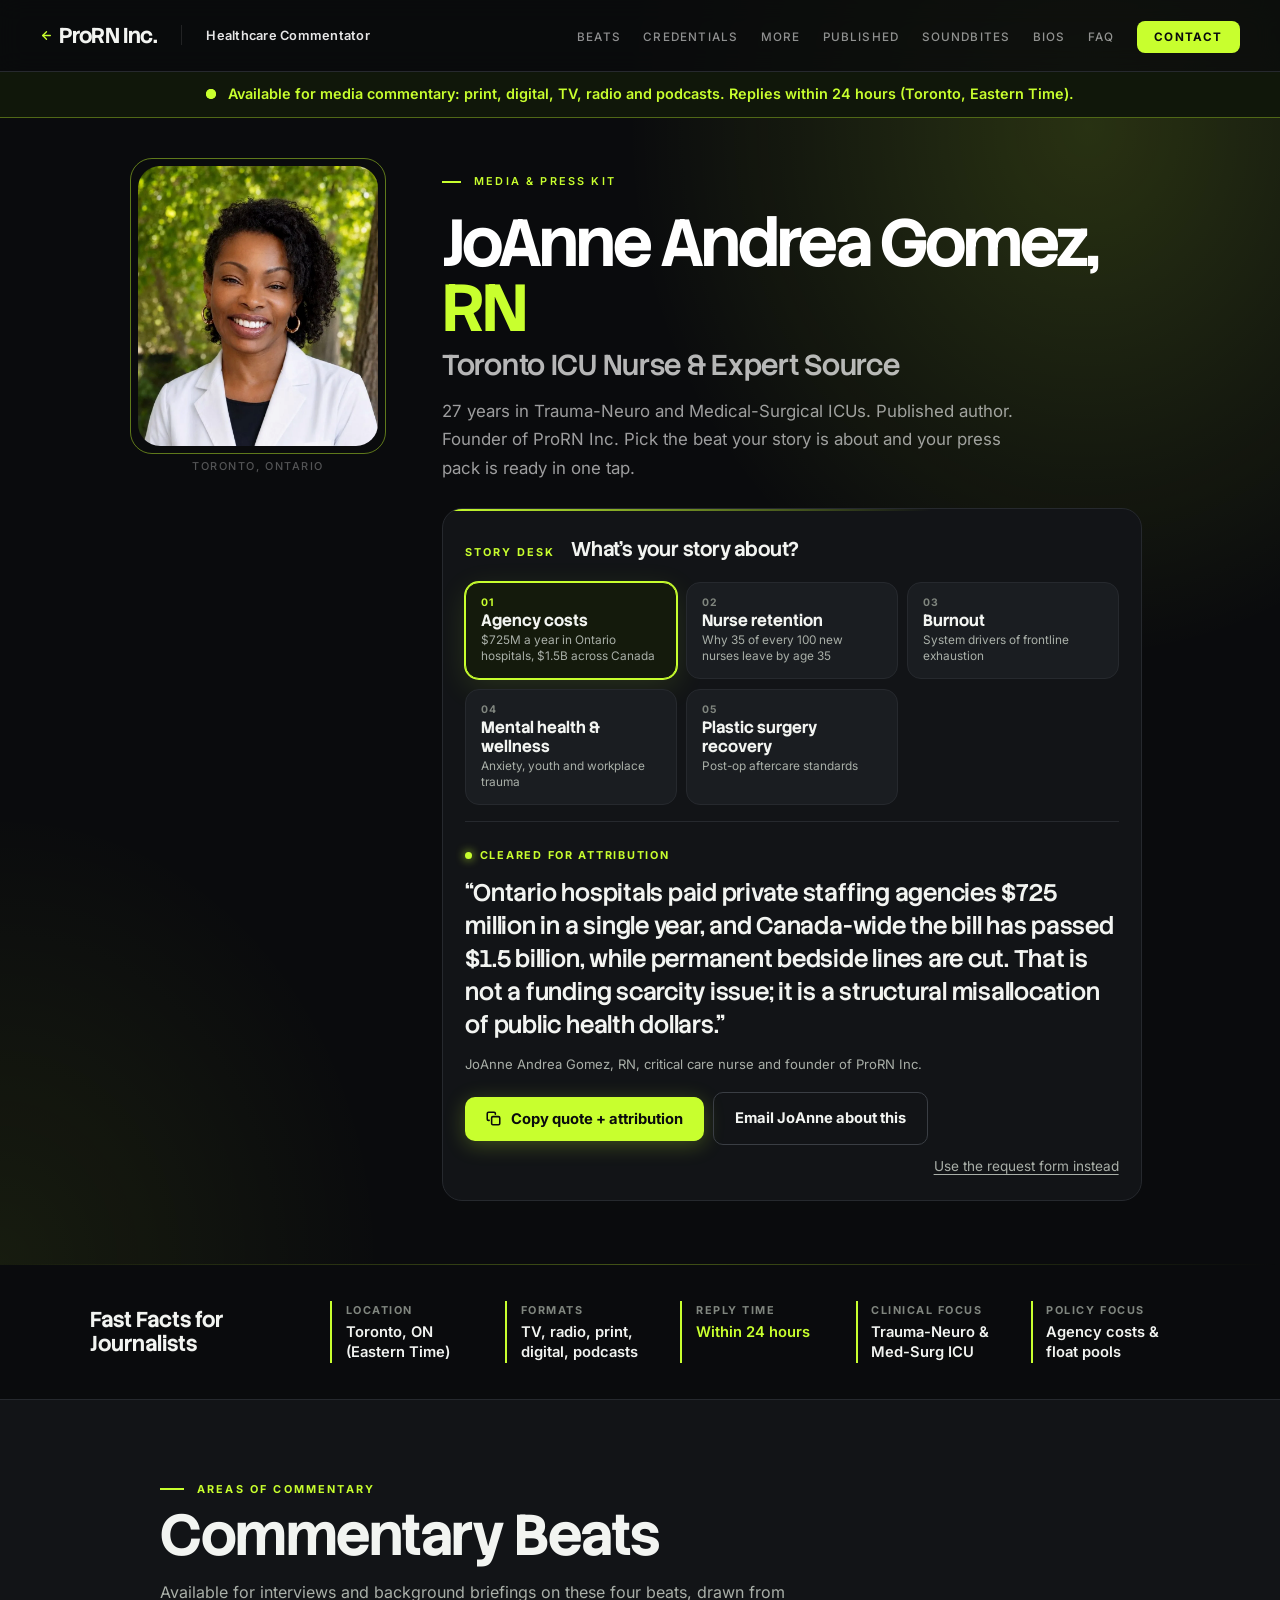
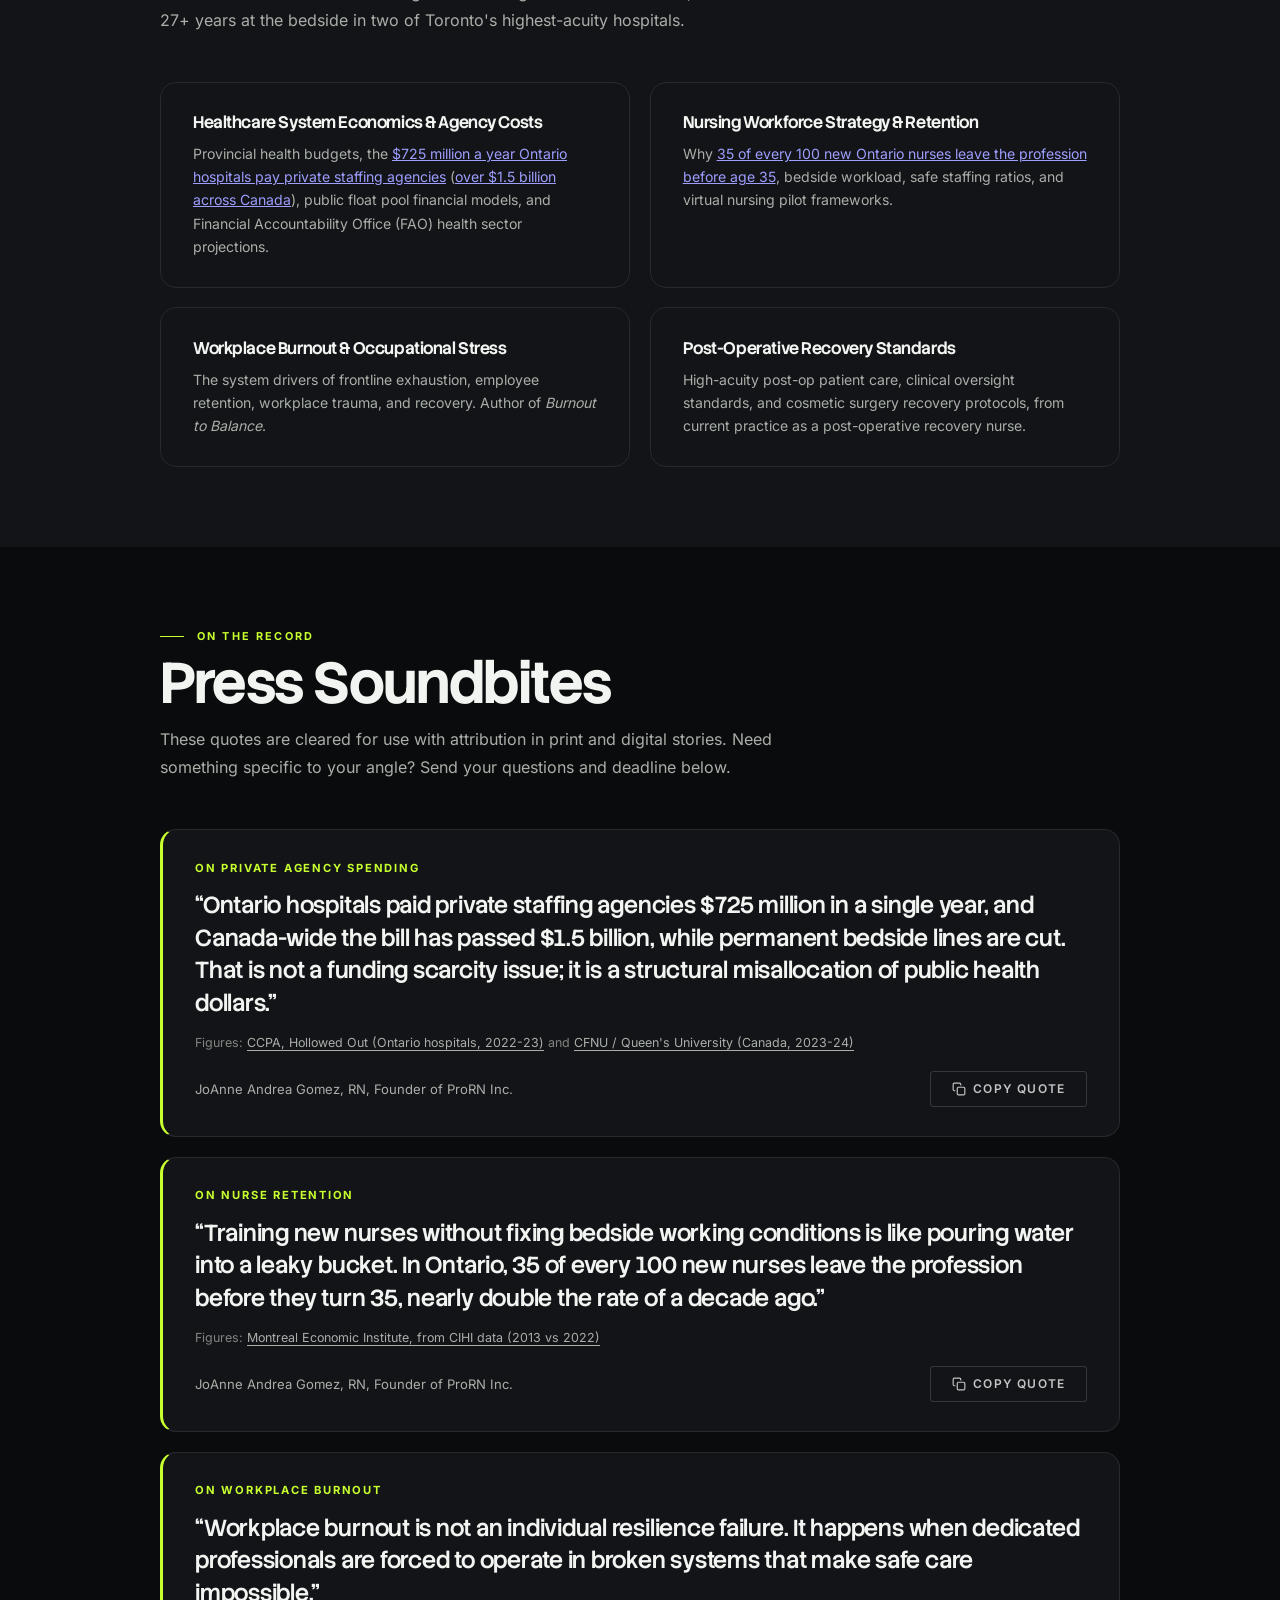
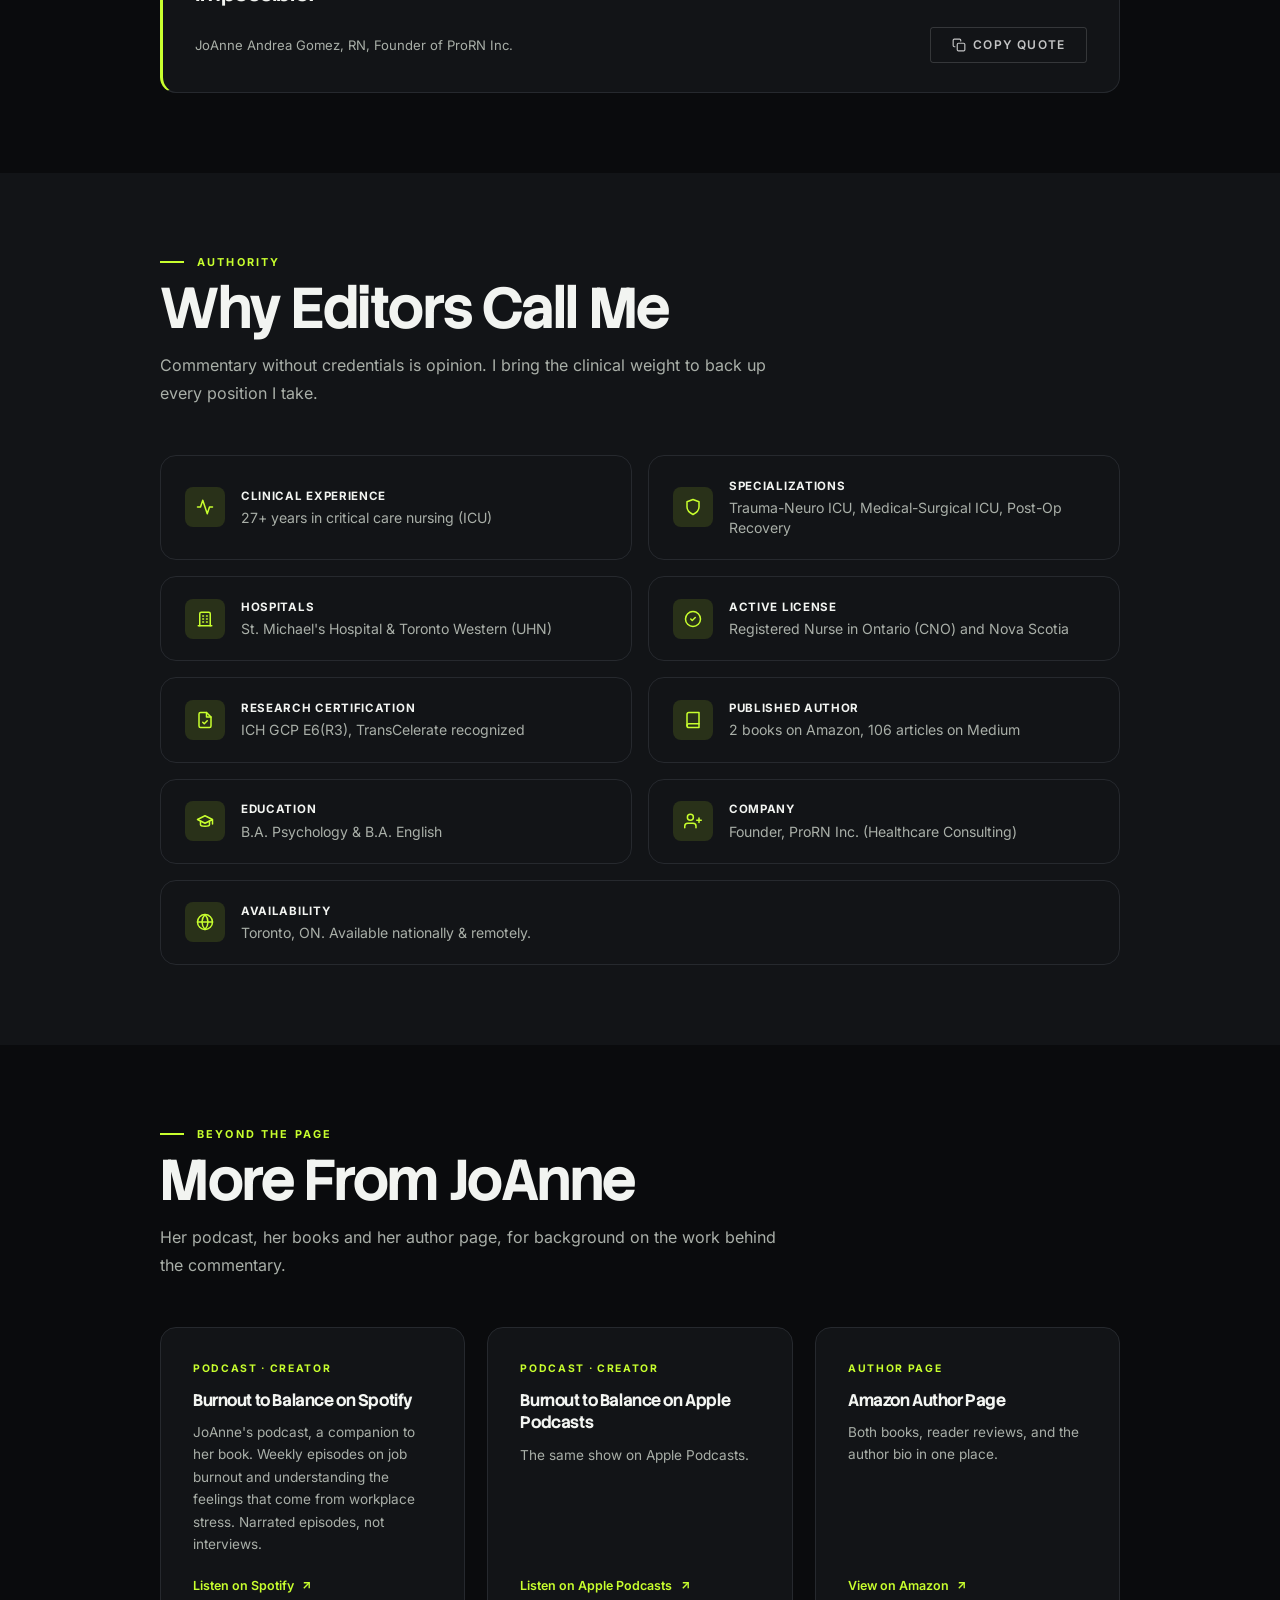
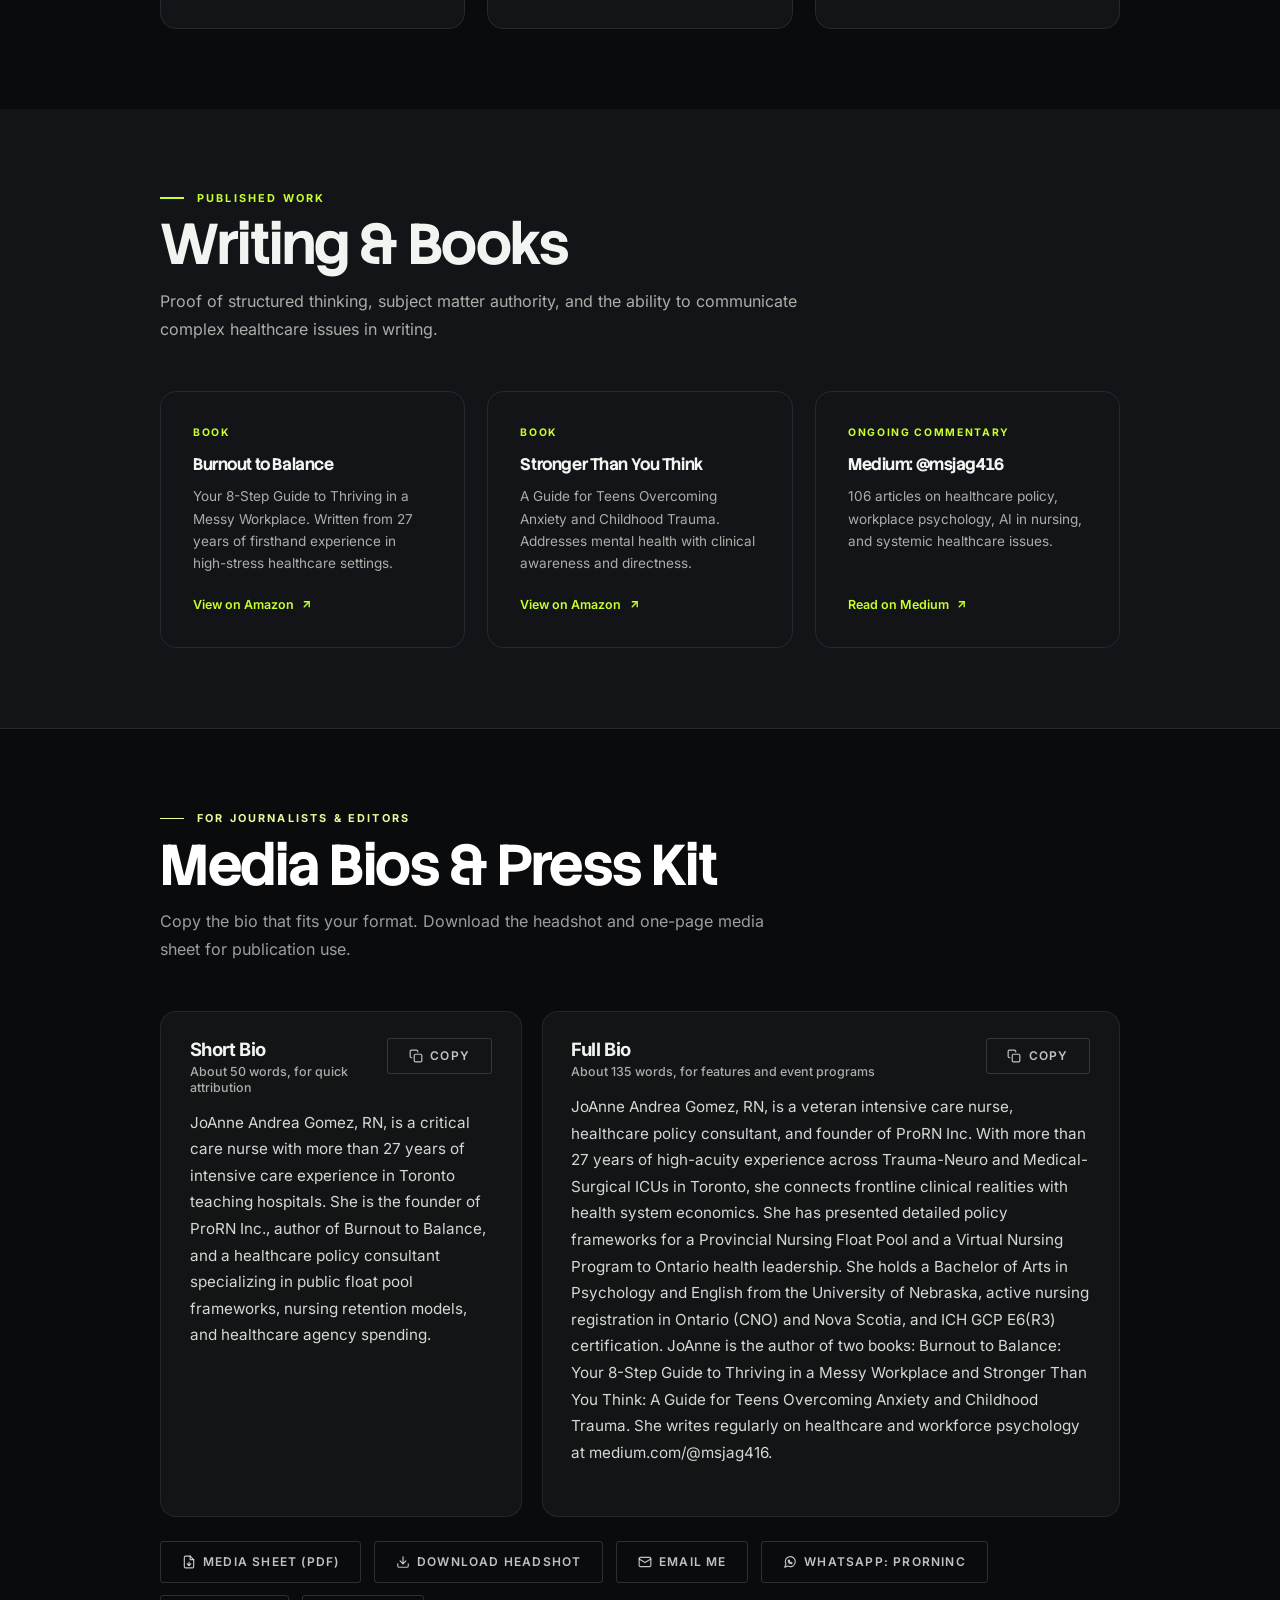
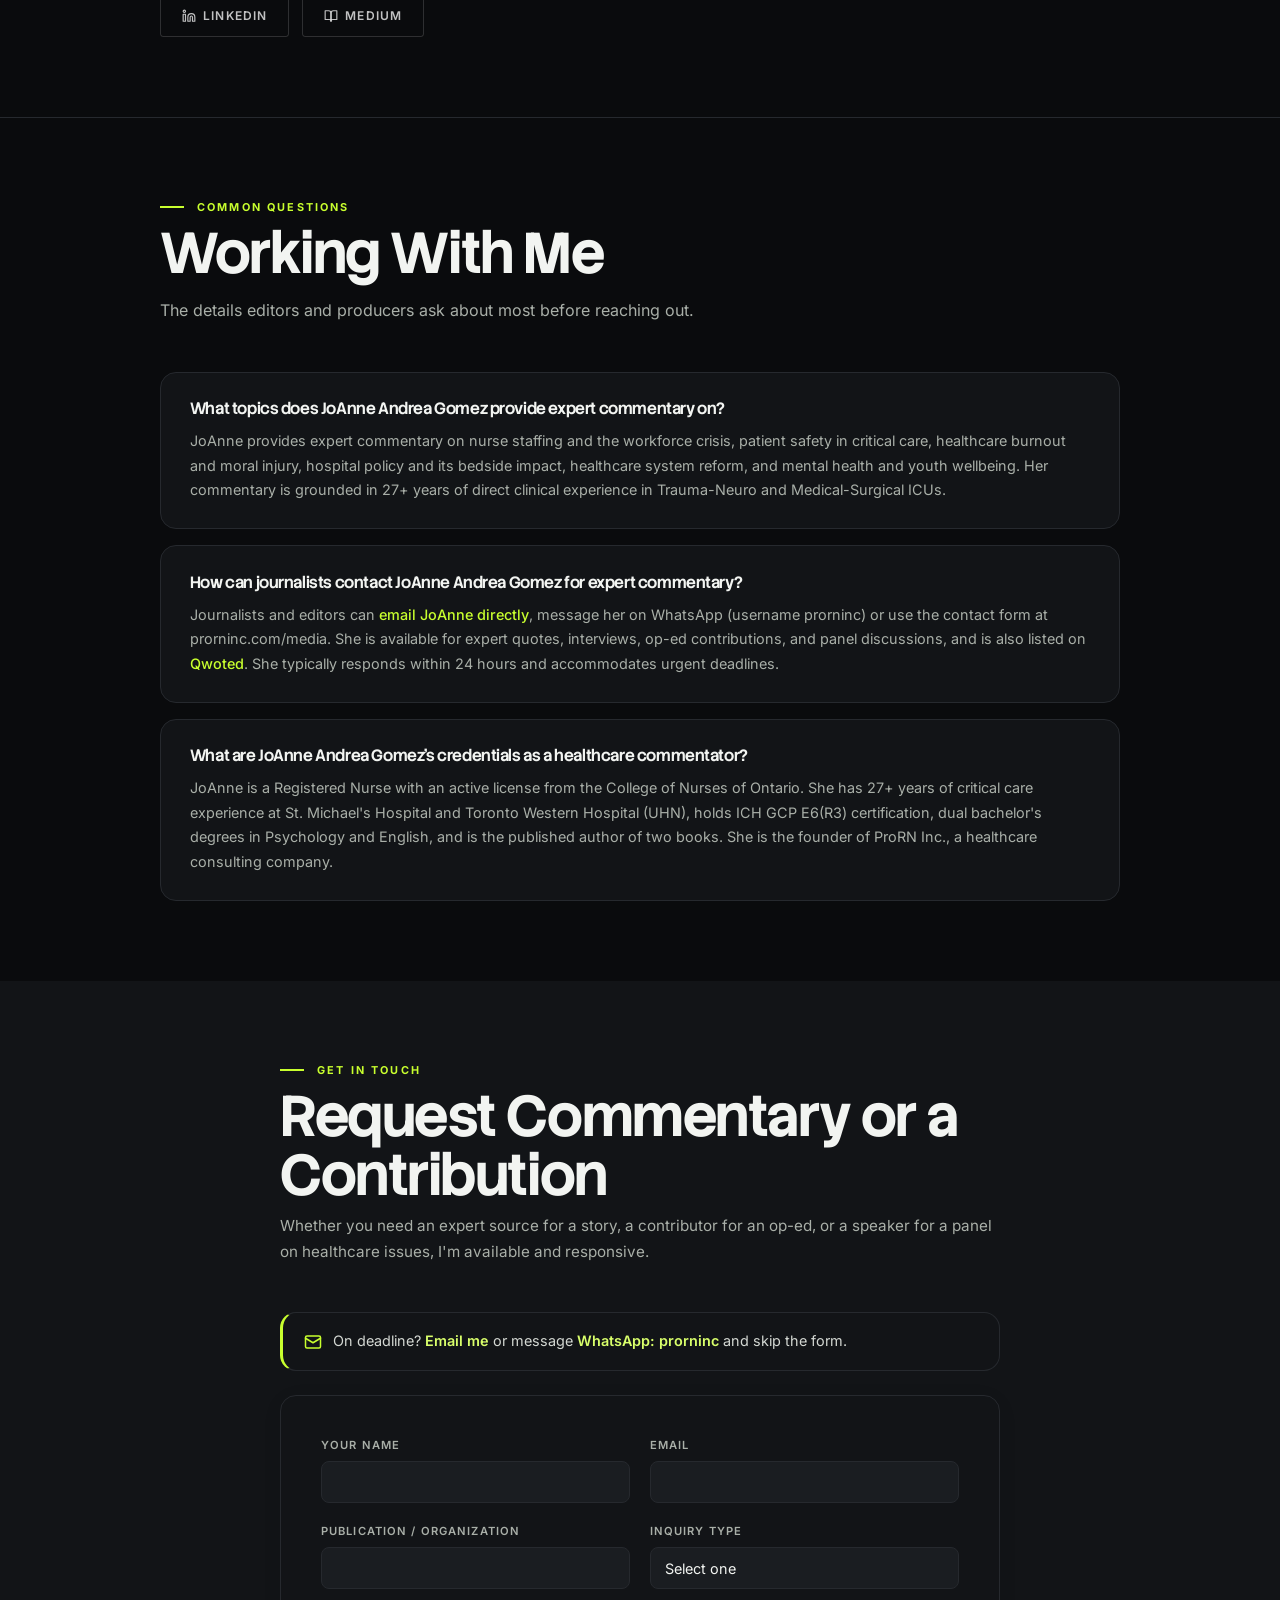
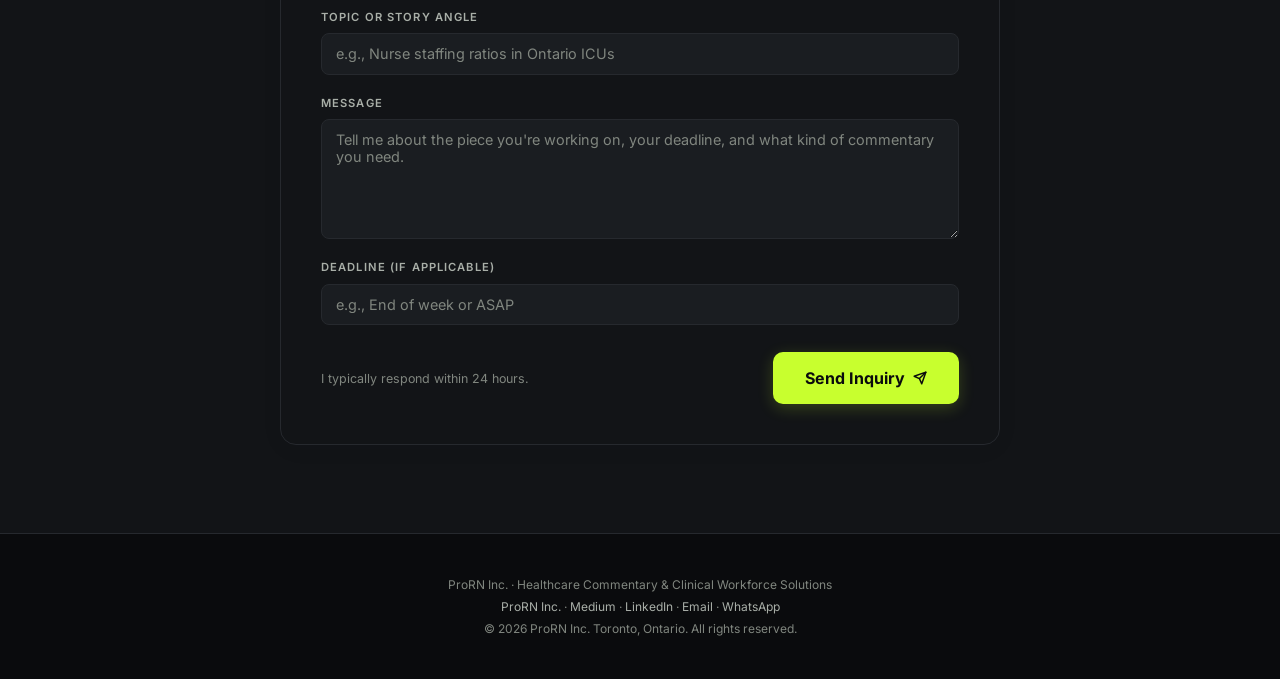
<file: media/index.html>
<!DOCTYPE html>
<html lang="en">
<head>
    <meta charset="UTF-8">
    <meta name="viewport" content="width=device-width, initial-scale=1.0">
    <title>JoAnne Andrea Gomez, RN | Toronto ICU Nurse for Media Interviews</title>
    <meta name="description" content="Toronto ICU nurse with 27+ years of experience. Expert quotes and interviews on nurse staffing, patient safety, burnout and hospital policy.">
    <meta name="keywords" content="healthcare commentator, nurse expert source, ICU nurse expert, nursing workforce commentary, patient safety expert, healthcare burnout expert, nurse staffing crisis, hospital policy commentary, critical care nursing expert, healthcare opinion writer, nursing thought leader, medical commentary, healthcare policy analyst, registered nurse author, Toronto healthcare expert, expert source nursing, Qwoted healthcare expert, op-ed healthcare contributor, nurse speaker, healthcare panel expert, nurse available for interview, healthcare expert quote, nursing opinion editorial, critical care expert media, Canadian nurse expert">
    <meta name="author" content="JoAnne Andrea Gomez, RN">
    <meta name="robots" content="index, follow">
    <link rel="canonical" href="https://prorninc.com/media/">

    <!-- Favicon: drawn inline, no image file needed -->
    <link rel="icon" href="data:image/svg+xml,<svg xmlns='http://www.w3.org/2000/svg' viewBox='0 0 64 64'><rect width='64' height='64' rx='12' fill='%230a0b0d'/><path d='M32 12v40M12 32h12l4-8 8 16 4-8h12' fill='none' stroke='%23c8ff2e' stroke-width='6' stroke-linecap='round' stroke-linejoin='round'/></svg>">
    <meta name="theme-color" content="#0a0b0d">

    <!-- Open Graph / Social Sharing -->
    <meta property="og:type" content="profile">
    <meta property="og:title" content="JoAnne Andrea Gomez, RN | Toronto ICU Nurse for Media Interviews">
    <meta property="og:description" content="Toronto ICU nurse with 27+ years of experience. Expert quotes and interviews on nurse staffing, patient safety, burnout and hospital policy.">
    <meta property="og:url" content="https://prorninc.com/media/">
    <meta property="og:site_name" content="ProRN Inc.">
    <meta property="og:image" content="https://prorninc.com/media/hero.jpg">
    <meta property="og:image:alt" content="JoAnne Andrea Gomez, RN - Healthcare Commentator">
    <meta property="og:locale" content="en_CA">
    <meta property="profile:first_name" content="JoAnne">
    <meta property="profile:last_name" content="Gomez">

    <!-- Twitter Card -->
    <meta name="twitter:card" content="summary_large_image">
    <meta name="twitter:title" content="JoAnne Andrea Gomez, RN | Toronto ICU Nurse for Media Interviews">
    <meta name="twitter:description" content="Toronto ICU nurse with 27+ years of experience. Expert quotes and interviews on nurse staffing, patient safety, burnout and hospital policy.">
    <meta name="twitter:image" content="https://prorninc.com/media/hero.jpg">

    <!-- Schema.org: Person -->
    <script type="application/ld+json">
    {
        "@context": "https://schema.org",
        "@type": "Person",
        "name": "JoAnne Andrea Gomez",
        "jobTitle": "Registered Nurse",
        "description": "Registered Nurse and healthcare commentator with 27+ years of critical care ICU experience. Expert source on nurse staffing, patient safety, healthcare burnout, hospital policy, and the nursing workforce crisis. Available for interviews, expert quotes, op-ed contributions, and panel discussions.",
        "image": "https://prorninc.com/media/hero.jpg",
        "email": "mailto:contact@prorninc.com",
        "knowsAbout": [
            "Critical Care Nursing",
            "ICU Patient Safety",
            "Nurse Staffing and Workforce Crisis",
            "Healthcare Burnout and Moral Injury",
            "Hospital Policy Impact on Patient Care",
            "Trauma-Neuro ICU",
            "Medical-Surgical ICU",
            "Post-Operative Recovery Nursing",
            "Healthcare System Reform",
            "Nursing Retention and Recruitment",
            "Workplace Safety in Healthcare",
            "Mental Health and Youth Wellbeing",
            "Virtual Nursing Programs",
            "Provincial Nursing Float Pools",
            "Collective Agreement Compliance",
            "Clinical Workflow Design"
        ],
        "hasCredential": [
            {
                "@type": "EducationalOccupationalCredential",
                "credentialCategory": "Professional License",
                "name": "Registered Nurse (RN)",
                "recognizedBy": {
                    "@type": "Organization",
                    "name": "College of Nurses of Ontario"
                }
            },
            {
                "@type": "EducationalOccupationalCredential",
                "credentialCategory": "Certification",
                "name": "ICH GCP E6(R3)",
                "recognizedBy": {
                    "@type": "Organization",
                    "name": "TransCelerate BioPharma"
                }
            }
        ],
        "alumniOf": [
            {
                "@type": "Organization",
                "name": "St. Michael's Hospital, Toronto",
                "description": "Level 1 Trauma Centre"
            },
            {
                "@type": "Organization",
                "name": "Toronto Western Hospital (University Health Network)"
            },
            {
                "@type": "CollegeOrUniversity",
                "name": "University of Nebraska"
            },
            {
                "@type": "CollegeOrUniversity",
                "name": "George Brown College"
            }
        ],
        "url": "https://prorninc.com/media/",
        "sameAs": [
            "https://medium.com/@msjag416",
            "https://www.linkedin.com/in/jag416",
            "https://www.instagram.com/msjag_writer",
            "https://www.amazon.com/stores/Andrea-Gomez/author/B0DTHC9MZT",
            "https://open.spotify.com/show/7zbvtiqGQfj40nvOmVi6Fu",
            "https://app.qwoted.com/pr_users/joanne-andrea-gomez",
            "https://prorninc.com"
        ],
        "worksFor": {
            "@type": "Organization",
            "name": "ProRN Inc.",
            "url": "https://prorninc.com",
            "description": "Strategic Healthcare Workforce Solutions"
        },
        "address": {
            "@type": "PostalAddress",
            "addressLocality": "Toronto",
            "addressRegion": "Ontario",
            "addressCountry": "CA"
        }
    }
    </script>

    <!-- Schema.org: WebPage with Speakable -->
    <script type="application/ld+json">
    {
        "@context": "https://schema.org",
        "@type": "WebPage",
        "name": "JoAnne Andrea Gomez - Healthcare Commentator & Expert Source for Journalists",
        "description": "Expert source page for journalists and editors seeking commentary on nursing, healthcare policy, patient safety, and workforce issues from a 27-year critical care veteran.",
        "speakable": {
            "@type": "SpeakableSpecification",
            "cssSelector": [".media-bio-text", ".expertise-grid", ".hero-subtitle"]
        },
        "mainEntity": {
            "@type": "Person",
            "name": "JoAnne Andrea Gomez"
        },
        "isPartOf": {
            "@type": "WebSite",
            "name": "ProRN Inc.",
            "url": "https://prorninc.com"
        }
    }
    </script>

    <!-- Schema.org: Book 1 -->
    <script type="application/ld+json">
    {
        "@context": "https://schema.org",
        "@type": "Book",
        "name": "Burnout to Balance: Your 8-Step Guide to Thriving in a Messy Workplace",
        "author": { "@type": "Person", "name": "JoAnne Andrea Gomez" },
        "url": "https://www.amazon.com/dp/B0F1L3KFLY",
        "bookFormat": "EBook",
        "inLanguage": "en",
        "about": ["Workplace Burnout", "Healthcare Workers", "Nursing", "Mental Health", "Workplace Psychology"]
    }
    </script>

    <!-- Schema.org: Book 2 -->
    <script type="application/ld+json">
    {
        "@context": "https://schema.org",
        "@type": "Book",
        "name": "Stronger Than You Think: A Guide for Teens Overcoming Anxiety and Childhood Trauma",
        "author": { "@type": "Person", "name": "JoAnne Andrea Gomez" },
        "url": "https://www.amazon.com/dp/B0DTFMFZTT",
        "bookFormat": "EBook",
        "inLanguage": "en",
        "about": ["Adolescent Mental Health", "Anxiety", "Childhood Trauma", "Teen Wellbeing"]
    }
    </script>

    <!-- Schema.org: FAQPage (matches the visible FAQ section below) -->
    <script type="application/ld+json">
    {
        "@context": "https://schema.org",
        "@type": "FAQPage",
        "mainEntity": [
            {
                "@type": "Question",
                "name": "What topics does JoAnne Andrea Gomez provide expert commentary on?",
                "acceptedAnswer": {
                    "@type": "Answer",
                    "text": "JoAnne provides expert commentary on nurse staffing and the workforce crisis, patient safety in critical care, healthcare burnout and moral injury, hospital policy and its bedside impact, healthcare system reform, and mental health and youth wellbeing. Her commentary is grounded in 27+ years of direct clinical experience in Trauma-Neuro and Medical-Surgical ICUs."
                }
            },
            {
                "@type": "Question",
                "name": "How can journalists contact JoAnne Andrea Gomez for expert commentary?",
                "acceptedAnswer": {
                    "@type": "Answer",
                    "text": "Journalists and editors can email JoAnne directly, message her on WhatsApp (username prorninc) or use the contact form at prorninc.com/media. She is available for expert quotes, interviews, op-ed contributions, and panel discussions, and is also listed on Qwoted. She typically responds within 24 hours and accommodates urgent deadlines."
                }
            },
            {
                "@type": "Question",
                "name": "What are JoAnne Andrea Gomez's credentials as a healthcare commentator?",
                "acceptedAnswer": {
                    "@type": "Answer",
                    "text": "JoAnne is a Registered Nurse with an active license from the College of Nurses of Ontario. She has 27+ years of critical care experience at St. Michael's Hospital and Toronto Western Hospital (UHN), holds ICH GCP E6(R3) certification, dual bachelor's degrees in Psychology and English, and is the published author of two books. She is the founder of ProRN Inc., a healthcare consulting company."
                }
            }
        ]
    }
    </script>

    <!-- Same self-hosted fonts as the main site -->
    <link rel="preload" href="../assets/fonts/inter-latin-wght-normal.woff2" as="font" type="font/woff2" crossorigin>
    <link rel="preload" href="../assets/fonts/stack-sans-headline-latin-700-normal.woff2" as="font" type="font/woff2" crossorigin>

    <style>
        @font-face { font-family: 'Inter'; font-style: normal; font-weight: 100 900; font-display: swap; src: url('../assets/fonts/inter-latin-wght-normal.woff2') format('woff2'); }
        @font-face { font-family: 'Stack Sans Headline'; font-style: normal; font-weight: 400; font-display: swap; src: url('../assets/fonts/stack-sans-headline-latin-400-normal.woff2') format('woff2'); }
        @font-face { font-family: 'Stack Sans Headline'; font-style: normal; font-weight: 500; font-display: swap; src: url('../assets/fonts/stack-sans-headline-latin-500-normal.woff2') format('woff2'); }
        @font-face { font-family: 'Stack Sans Headline'; font-style: normal; font-weight: 600; font-display: swap; src: url('../assets/fonts/stack-sans-headline-latin-600-normal.woff2') format('woff2'); }
        @font-face { font-family: 'Stack Sans Headline'; font-style: normal; font-weight: 700; font-display: swap; src: url('../assets/fonts/stack-sans-headline-latin-700-normal.woff2') format('woff2'); }

        /* Dark + neon theme, same colors as the main site (prorninc.com) */
        :root {
            --navy: #0a0b0d;          /* page background */
            --navy-light: #1a1d21;
            --navy-mid: #121417;
            --card: #121417;          /* card and panel background */
            --teal: #c8ff2e;          /* neon green accent */
            --teal-dark: #d9ff6b;
            --teal-light: #e4ff9a;
            --teal-glow: rgba(200,255,46,.12);
            --white: #ffffff;
            --off-white: #121417;     /* alternate section background */
            --light-gray: #1a1d21;
            --mid-gray: #80867f;
            --text-dark: #f2f4f1;
            --text-body: #d4d8d3;
            --text-light: #a9afa8;
            --border: #26292e;
            --border-hover: #3a3e44;
        }

        * { margin: 0; padding: 0; box-sizing: border-box; }
        html { scroll-behavior: smooth; }

        body {
            font-family: 'Inter', -apple-system, BlinkMacSystemFont, sans-serif;
            background: var(--navy);
            color: var(--text-body);
            line-height: 1.7;
            font-size: 16px;
            -webkit-font-smoothing: antialiased;
            overflow-x: hidden;
        }

        /* ═══ NAVIGATION ═══ */
        nav {
            position: fixed; top: 0; left: 0; right: 0;
            background: var(--navy);
            z-index: 100;
            padding: 0 2.5rem;
            height: 56px;
            display: flex;
            justify-content: space-between;
            align-items: center;
            border-bottom: 1px solid rgba(255,255,255,0.06);
        }

        .nav-left { display: flex; align-items: center; gap: 1.5rem; }

        .nav-back {
            font-size: 0.75rem; font-weight: 500; color: var(--teal);
            text-decoration: none; letter-spacing: 0.04em;
            display: flex; align-items: center; gap: 0.35rem; transition: color 0.2s;
        }
        .nav-back:hover { color: var(--teal-light); }

        .nav-divider { width: 1px; height: 20px; background: rgba(255,255,255,0.1); }

        .nav-title {
            font-size: 0.8rem; font-weight: 600;
            color: rgba(255,255,255,0.9); letter-spacing: 0.02em;
        }

        .nav-links { display: flex; gap: 1.4rem; list-style: none; }

        .nav-links a {
            font-size: 0.73rem; font-weight: 500; text-transform: uppercase;
            letter-spacing: 0.1em; color: rgba(255,255,255,0.55);
            text-decoration: none; transition: color 0.2s; position: relative;
        }

        .nav-links a::after {
            content: ''; position: absolute; bottom: -4px; left: 0; right: 0;
            height: 1.5px; background: var(--teal);
            transform: scaleX(0); transition: transform 0.25s ease;
        }

        .nav-links a:hover { color: rgba(255,255,255,0.95); }
        .nav-links a:hover::after { transform: scaleX(1); }

        .nav-toggle {
            display: none; background: none; border: none; cursor: pointer; padding: 0.5rem;
        }
        .nav-toggle span {
            display: block; width: 20px; height: 1.5px;
            background: rgba(255,255,255,0.8); margin: 5px 0; transition: 0.3s;
        }

        /* ═══ HERO ═══ */
        .hero {
            background: var(--navy); position: relative; overflow: hidden;
        }

        .hero::before {
            content: ''; position: absolute; top: -40%; right: -20%;
            width: 800px; height: 800px;
            background: radial-gradient(circle, rgba(200,255,46,0.07) 0%, transparent 65%);
            pointer-events: none;
        }

        .hero::after {
            content: ''; position: absolute; bottom: 0; left: 0; right: 0; height: 1px;
            background: linear-gradient(90deg, transparent 0%, rgba(200,255,46,0.3) 50%, transparent 100%);
        }

        .hero-inner {
            max-width: 1100px; margin: 0 auto;
            display: grid; grid-template-columns: 260px 1fr;
            gap: 4rem; align-items: center;
            padding: 8rem 3rem 5rem; position: relative;
        }

        .hero-photo-wrapper { position: relative; }

        .hero-photo-wrapper::before {
            content: ''; position: absolute;
            top: -8px; left: -8px; right: -8px; bottom: -8px;
            border: 1px solid rgba(200,255,46,0.2); border-radius: 12px;
        }

        .hero-photo {
            width: 100%; aspect-ratio: 3 / 3.5; object-fit: cover;
            border-radius: 8px; display: block;
            filter: brightness(1.05) contrast(1.02);
        }

        .hero-photo-caption {
            position: absolute; bottom: -30px; left: 0; right: 0;
            text-align: center; font-size: 0.68rem; font-weight: 500;
            text-transform: uppercase; letter-spacing: 0.14em;
            color: rgba(255,255,255,0.3);
        }

        .hero-text { padding-right: 2rem; }

        .hero-label {
            display: inline-block; font-size: 0.68rem; font-weight: 600;
            text-transform: uppercase; letter-spacing: 0.2em;
            color: var(--teal); margin-bottom: 1.2rem;
            position: relative; padding-left: 2rem;
        }

        .hero-label::before {
            content: ''; position: absolute; left: 0; top: 50%;
            width: 1.2rem; height: 1.5px; background: var(--teal);
        }

        .hero h1 {
            font-family: 'Stack Sans Headline', 'Inter', sans-serif;
            font-size: 3.2rem; font-weight: 700; line-height: 1.1;
            color: var(--white); margin-bottom: 1.2rem; letter-spacing: -0.02em;
        }

        .hero-subtitle {
            font-size: 1.05rem; font-weight: 400;
            color: rgba(255,255,255,0.6); line-height: 1.7;
            margin-bottom: 2rem; max-width: 520px;
        }

        .hero-tags { display: flex; flex-wrap: wrap; gap: 0.4rem; margin-bottom: 2.2rem; }

        .hero-tag {
            font-size: 0.68rem; font-weight: 500; text-transform: uppercase;
            letter-spacing: 0.08em; color: rgba(255,255,255,0.75);
            background: rgba(255,255,255,0.06); padding: 0.3rem 0.7rem;
            border-radius: 2px; border: 1px solid rgba(255,255,255,0.08);
            transition: border-color 0.2s, background 0.2s;
        }

        .hero-tag:hover {
            border-color: rgba(200,255,46,0.4); background: rgba(200,255,46,0.08);
        }

        .hero-cta {
            display: inline-flex; align-items: center; gap: 0.6rem;
            background: var(--teal); color: var(--navy);
            font-family: 'Inter', sans-serif; font-size: 0.8rem;
            font-weight: 600; text-transform: uppercase; letter-spacing: 0.12em;
            padding: 0.8rem 2rem; border: none; border-radius: 3px;
            text-decoration: none; cursor: pointer;
            transition: all 0.25s ease;
            box-shadow: 0 4px 20px rgba(200,255,46,0.25);
        }

        .hero-cta:hover {
            background: var(--teal-dark); transform: translateY(-2px);
            box-shadow: 0 6px 28px rgba(200,255,46,0.35);
        }

        .hero-cta svg { transition: transform 0.2s; }
        .hero-cta:hover svg { transform: translateX(3px); }

        /* ═══ SECTIONS ═══ */
        .section { padding: 5rem 2.5rem; }
        .section-inner { max-width: 960px; margin: 0 auto; }
        .section-alt { background: var(--off-white); }
        .section-dark { background: var(--navy); color: var(--white); }
        .section-header { margin-bottom: 3rem; }

        .section-label {
            font-size: 0.68rem; font-weight: 700; text-transform: uppercase;
            letter-spacing: 0.2em; color: var(--teal); margin-bottom: 0.5rem;
            display: flex; align-items: center; gap: 0.8rem;
        }
        .section-label::before { content: ''; width: 1.5rem; height: 1.5px; background: var(--teal); }
        .section-dark .section-label { color: var(--teal-light); }
        .section-dark .section-label::before { background: var(--teal-light); }

        .section h2 {
            font-family: 'Stack Sans Headline', 'Inter', sans-serif; font-size: 2rem; font-weight: 700;
            color: var(--text-dark); margin-bottom: 0.8rem; line-height: 1.25;
        }
        .section-dark h2 { color: var(--white); }

        .section-intro {
            font-size: 1rem; color: var(--text-light); max-width: 640px; line-height: 1.75;
        }
        .section-dark .section-intro { color: rgba(255,255,255,0.6); }

        /* ═══ EXPERTISE ═══ */
        .expertise-grid { display: grid; grid-template-columns: 1fr 1fr; gap: 1.2rem; }

        .expertise-card {
            background: var(--card); border: 1px solid var(--border);
            border-radius: 6px; padding: 1.8rem 2rem;
            transition: all 0.3s ease; position: relative; overflow: hidden;
        }

        .expertise-card::before {
            content: ''; position: absolute; top: 0; left: 0;
            width: 3px; height: 100%; background: var(--teal);
            transform: scaleY(0); transform-origin: top;
            transition: transform 0.3s ease;
        }

        .expertise-card:hover {
            border-color: var(--border-hover);
            box-shadow: 0 8px 30px rgba(15,27,45,0.06);
            transform: translateY(-2px);
        }
        .expertise-card:hover::before { transform: scaleY(1); }

        .expertise-card h3 {
            font-family: 'Stack Sans Headline', 'Inter', sans-serif; font-size: 1.05rem; font-weight: 600;
            color: var(--text-dark); margin-bottom: 0.5rem; line-height: 1.35;
        }

        .expertise-card p {
            font-size: 0.88rem; color: var(--text-light); line-height: 1.65;
        }

        /* ═══ CREDENTIALS ═══ */
        .credentials-grid { display: grid; grid-template-columns: 1fr 1fr; gap: 1rem; }

        .credential-card {
            background: var(--card); border: 1px solid var(--border);
            border-radius: 6px; padding: 1.3rem 1.5rem;
            display: flex; align-items: center; gap: 1rem;
            transition: border-color 0.2s;
        }
        .credential-card:hover { border-color: var(--teal); }
        .credential-card.span-full { grid-column: 1 / -1; }

        .credential-icon {
            width: 40px; height: 40px; border-radius: 8px;
            background: var(--teal-glow);
            display: flex; align-items: center; justify-content: center; flex-shrink: 0;
        }
        .credential-icon svg { width: 18px; height: 18px; stroke: var(--teal); }

        .credential-text h4 {
            font-size: 0.72rem; font-weight: 700; color: var(--text-dark);
            text-transform: uppercase; letter-spacing: 0.06em; margin-bottom: 0.1rem;
        }
        .credential-text p { font-size: 0.88rem; color: var(--text-light); line-height: 1.45; }

        /* ═══ PUBLISHED WORK ═══ */
        .work-grid { display: grid; grid-template-columns: 1fr 1fr 1fr; gap: 1.4rem; }

        .work-card {
            background: var(--card); border: 1px solid var(--border);
            border-radius: 6px; padding: 2rem; text-decoration: none;
            color: inherit; transition: all 0.3s ease;
            display: flex; flex-direction: column;
        }

        .work-card:hover {
            border-color: var(--teal); transform: translateY(-3px);
            box-shadow: 0 12px 36px rgba(15,27,45,0.08);
        }

        .work-type {
            font-size: 0.65rem; font-weight: 700; text-transform: uppercase;
            letter-spacing: 0.16em; color: var(--teal); margin-bottom: 0.7rem;
        }

        .work-card h3 {
            font-family: 'Stack Sans Headline', 'Inter', sans-serif; font-size: 1.05rem; font-weight: 700;
            color: var(--text-dark); margin-bottom: 0.6rem; line-height: 1.35;
        }

        .work-card p { font-size: 0.85rem; color: var(--text-light); line-height: 1.65; flex: 1; }

        .work-link {
            font-size: 0.78rem; font-weight: 600; color: var(--teal);
            margin-top: 1.2rem; display: flex; align-items: center; gap: 0.4rem;
            transition: gap 0.2s;
        }
        .work-card:hover .work-link { gap: 0.6rem; }

        /* ═══ MEDIA BIO ═══ */
        .media-bio-text {
            background: rgba(255,255,255,0.04); border: 1px solid rgba(255,255,255,0.08);
            border-radius: 6px; padding: 2.2rem 2.5rem 2.2rem 3rem;
            font-size: 0.95rem; line-height: 1.85; color: rgba(255,255,255,0.75);
            margin-bottom: 1.5rem; position: relative;
        }

        .media-bio-text::before {
            content: '\201C'; font-family: 'Stack Sans Headline', 'Inter', sans-serif; font-size: 4rem;
            color: rgba(200,255,46,0.25); position: absolute; top: 0.3rem; left: 0.8rem; line-height: 1;
        }

        .press-actions { display: flex; gap: 0.8rem; flex-wrap: wrap; }

        .press-btn {
            display: inline-flex; align-items: center; gap: 0.5rem;
            background: transparent; border: 1px solid rgba(255,255,255,0.15);
            color: rgba(255,255,255,0.75);
            font-family: 'Inter', sans-serif; font-size: 0.75rem;
            font-weight: 600; text-transform: uppercase; letter-spacing: 0.1em;
            padding: 0.6rem 1.3rem; border-radius: 3px;
            cursor: pointer; transition: all 0.2s; text-decoration: none;
        }

        .press-btn:hover {
            background: rgba(255,255,255,0.06);
            border-color: rgba(255,255,255,0.3); color: var(--white);
        }
        .press-btn.copied { border-color: var(--teal); color: var(--teal-light); }

        /* ═══ FAQ ═══ */
        .faq-list { display: flex; flex-direction: column; gap: 1rem; }

        .faq-item {
            background: var(--card); border: 1px solid var(--border);
            border-radius: 6px; padding: 1.6rem 1.8rem;
            transition: border-color 0.2s;
        }
        .faq-item:hover { border-color: var(--border-hover); }

        .faq-item h3 {
            font-family: 'Stack Sans Headline', 'Inter', sans-serif; font-size: 1.02rem; font-weight: 600;
            color: var(--text-dark); margin-bottom: 0.5rem; line-height: 1.4;
        }

        .faq-item p { font-size: 0.9rem; color: var(--text-light); line-height: 1.7; }
        .faq-item a { color: var(--teal); text-decoration: none; font-weight: 500; }
        .faq-item a:hover { text-decoration: underline; }

        /* ═══ CONTACT ═══ */
        .contact-section { background: var(--off-white); padding: 5rem 2.5rem 5.5rem; }
        .contact-inner { max-width: 720px; margin: 0 auto; }

        .contact-inner h2 {
            font-family: 'Stack Sans Headline', 'Inter', sans-serif; font-size: 1.8rem; font-weight: 700;
            color: var(--text-dark); margin-bottom: 0.5rem;
        }

        .contact-intro {
            font-size: 0.95rem; color: var(--text-light);
            margin-bottom: 1.5rem; line-height: 1.7;
        }

        .contact-direct {
            display: flex; align-items: center; gap: 0.7rem;
            background: var(--card); border: 1px solid var(--border);
            border-left: 3px solid var(--teal);
            border-radius: 6px; padding: 1rem 1.3rem; margin-bottom: 1.5rem;
            font-size: 0.9rem; color: var(--text-body);
        }
        .contact-direct svg { stroke: var(--teal); flex-shrink: 0; }
        .contact-direct a { color: var(--teal-dark); font-weight: 600; text-decoration: none; }
        .contact-direct a:hover { text-decoration: underline; }

        .form-card {
            background: var(--card); border: 1px solid var(--border);
            border-radius: 8px; padding: 2.5rem;
            box-shadow: 0 4px 24px rgba(15,27,45,0.04);
        }

        .form-grid { display: grid; grid-template-columns: 1fr 1fr; gap: 1.2rem; }
        .form-group { display: flex; flex-direction: column; }
        .form-group.full-width { grid-column: 1 / -1; }

        .form-group label {
            font-size: 0.7rem; font-weight: 600; text-transform: uppercase;
            letter-spacing: 0.1em; color: var(--text-light); margin-bottom: 0.4rem;
        }

        .form-group input,
        .form-group textarea,
        .form-group select {
            font-family: 'Inter', sans-serif; font-size: 0.9rem;
            padding: 0.7rem 0.9rem; border: 1px solid var(--border);
            border-radius: 4px; background: var(--card); color: var(--text-dark);
            transition: border-color 0.2s, box-shadow 0.2s; outline: none;
            -webkit-appearance: none;
        }

        .form-group input::placeholder,
        .form-group textarea::placeholder { color: var(--mid-gray); }

        .form-group input:focus,
        .form-group textarea:focus,
        .form-group select:focus {
            border-color: var(--teal); box-shadow: 0 0 0 3px var(--teal-glow);
        }

        .form-group select option { background: var(--card); color: var(--text-dark); }
        .form-group textarea { resize: vertical; min-height: 120px; }

        .form-footer {
            grid-column: 1 / -1; display: flex;
            align-items: center; justify-content: space-between; margin-top: 0.5rem;
        }

        .form-note { font-size: 0.78rem; color: var(--mid-gray); }

        .submit-btn {
            display: inline-flex; align-items: center; gap: 0.5rem;
            background: var(--teal); color: var(--navy);
            font-family: 'Inter', sans-serif; font-size: 0.8rem;
            font-weight: 600; text-transform: uppercase; letter-spacing: 0.12em;
            padding: 0.8rem 2rem; border: none; border-radius: 4px;
            cursor: pointer; transition: all 0.25s ease;
            box-shadow: 0 4px 16px rgba(200,255,46,0.2);
        }

        .submit-btn:hover {
            background: var(--teal-dark); transform: translateY(-1px);
            box-shadow: 0 6px 24px rgba(200,255,46,0.3);
        }
        .submit-btn:active { transform: scale(0.98); }

        .form-success {
            display: none; background: var(--teal-glow); border: 1px solid var(--teal);
            border-radius: 6px; padding: 1.8rem; text-align: center;
            color: var(--teal-dark); font-weight: 500;
        }
        .form-success.show { display: block; }

        /* ═══ FOOTER ═══ */
        footer {
            background: var(--navy); border-top: 1px solid rgba(255,255,255,0.06);
            padding: 2.5rem 2rem; text-align: center;
        }
        footer p { font-size: 0.75rem; color: rgba(255,255,255,0.3); line-height: 1.8; }
        footer a { color: rgba(255,255,255,0.45); text-decoration: none; transition: color 0.2s; }
        footer a:hover { color: var(--teal); }

        /* ═══ ANIMATIONS ═══ */
        .reveal {
            opacity: 0; transform: translateY(20px);
            transition: opacity 0.6s ease, transform 0.6s ease;
        }
        .reveal.visible { opacity: 1; transform: translateY(0); }

        .reveal-stagger > * {
            opacity: 0; transform: translateY(14px);
            transition: opacity 0.45s ease, transform 0.45s ease;
        }
        .reveal-stagger.visible > * { opacity: 1; transform: translateY(0); }
        .reveal-stagger.visible > *:nth-child(1) { transition-delay: 0.05s; }
        .reveal-stagger.visible > *:nth-child(2) { transition-delay: 0.1s; }
        .reveal-stagger.visible > *:nth-child(3) { transition-delay: 0.15s; }
        .reveal-stagger.visible > *:nth-child(4) { transition-delay: 0.2s; }
        .reveal-stagger.visible > *:nth-child(5) { transition-delay: 0.25s; }
        .reveal-stagger.visible > *:nth-child(6) { transition-delay: 0.3s; }
        .reveal-stagger.visible > *:nth-child(7) { transition-delay: 0.35s; }
        .reveal-stagger.visible > *:nth-child(8) { transition-delay: 0.4s; }
        .reveal-stagger.visible > *:nth-child(9) { transition-delay: 0.45s; }

        .hero-text > * {
            opacity: 0; transform: translateY(16px);
            animation: heroReveal 0.6s ease forwards;
        }
        .hero-text > *:nth-child(1) { animation-delay: 0.2s; }
        .hero-text > *:nth-child(2) { animation-delay: 0.35s; }
        .hero-text > *:nth-child(3) { animation-delay: 0.5s; }
        .hero-text > *:nth-child(4) { animation-delay: 0.65s; }
        .hero-text > *:nth-child(5) { animation-delay: 0.8s; }

        .hero-photo-wrapper {
            opacity: 0; transform: translateX(-20px);
            animation: heroPhotoReveal 0.7s ease 0.1s forwards;
        }

        @keyframes heroReveal { to { opacity: 1; transform: translateY(0); } }
        @keyframes heroPhotoReveal { to { opacity: 1; transform: translateX(0); } }

        @media (prefers-reduced-motion: reduce) {
            html { scroll-behavior: auto; }
            .reveal, .reveal-stagger > *, .hero-text > *, .hero-photo-wrapper {
                opacity: 1 !important; transform: none !important;
                transition: none !important; animation: none !important;
            }
        }

        /* ═══ RESPONSIVE ═══ */
        @media (max-width: 900px) {
            .hero-inner {
                grid-template-columns: 1fr; text-align: center;
                gap: 2.5rem; padding: 7.5rem 2rem 3.5rem;
            }
            .hero-photo-wrapper { max-width: 200px; margin: 0 auto; }
            .hero-photo-wrapper::before { display: none; }
            .hero-photo { border-radius: 50%; aspect-ratio: 1; }
            .hero-photo-caption { display: none; }
            .hero-text { padding-right: 0; }
            .hero-label { padding-left: 0; }
            .hero-label::before { display: none; }
            .hero-subtitle { margin-left: auto; margin-right: auto; }
            .hero-tags { justify-content: center; }
            .hero h1 { font-size: 2.4rem; }
        }

        @media (max-width: 768px) {
            nav { padding: 0 1.5rem; }
            .nav-links {
                display: none; position: absolute; top: 56px; left: 0; right: 0;
                background: var(--navy); flex-direction: column;
                padding: 1rem 1.5rem 1.2rem;
                border-bottom: 1px solid rgba(255,255,255,0.06); gap: 0.8rem;
            }
            .nav-links.open { display: flex; }
            .nav-toggle { display: block; }
            .expertise-grid, .credentials-grid { grid-template-columns: 1fr; }
            .work-grid { grid-template-columns: 1fr; }
            .form-grid { grid-template-columns: 1fr; }
            .form-footer { flex-direction: column; gap: 1rem; text-align: center; }
            .section { padding: 3.5rem 1.5rem; }
            .contact-section { padding: 3.5rem 1.5rem 4rem; }
            .form-card { padding: 1.5rem; }
            .hero h1 { font-size: 2rem; }
            .press-actions { justify-content: center; }
            .contact-direct { align-items: flex-start; }
        }

        @media (max-width: 480px) {
            .hero-inner { padding: 7rem 1.2rem 3rem; }
            .hero h1 { font-size: 1.7rem; }
            nav { padding: 0 1rem; }
            .nav-divider, .nav-title { display: none; }
        }
        /* ═══ MAIN-SITE LOOK (added Nov 2026) ═══ */
        html { background: var(--navy); color-scheme: dark; overflow-x: clip; }
        body { overflow-x: clip; max-width: 100%; touch-action: pan-y pinch-zoom; }
        ::selection { background: var(--teal); color: var(--navy); }
        h1, h2, h3 { letter-spacing: -0.025em; }
        nav { background: rgba(10,11,13,.82); backdrop-filter: blur(12px); -webkit-backdrop-filter: blur(12px); border-bottom: 1px solid var(--border); height: 72px; }
        .nav-back { font-family: 'Stack Sans Headline', 'Inter', sans-serif; font-size: 1.35rem; font-weight: 700; letter-spacing: -0.02em; color: var(--text-dark); }
        .nav-back svg { color: var(--teal); }
        .nav-back:hover { color: var(--teal); }
        .nav-links { align-items: center; }
        .nav-links a:hover { color: var(--teal); }
        .nav-links li:last-child a { background: var(--teal); color: var(--navy); font-weight: 700; padding: .55rem 1.1rem; border-radius: 8px; }
        .nav-links li:last-child a::after { display: none; }
        .nav-links li:last-child a:hover { background: var(--teal-dark); box-shadow: 0 0 0 6px rgba(200,255,46,.15); }
        .hero { background: radial-gradient(60% 70% at 85% 10%, rgba(200,255,46,.16), transparent 60%), radial-gradient(50% 60% at 0% 100%, rgba(200,255,46,.07), transparent 60%), var(--navy); }
        .hero::before { display: none; }
        .hero h1 { font-size: clamp(2.6rem, 6.5vw, 5.25rem); line-height: .98; letter-spacing: -0.045em; }
        .hero h1 .hl { color: var(--teal); }
        .hero-photo-wrapper picture { display: block; }
        .hero-photo { height: auto; }
        .hero h1 .h1-sub { display: block; font-size: clamp(1.2rem, 2.4vw, 1.8rem); font-weight: 500; color: rgba(255,255,255,0.7); letter-spacing: -0.01em; margin-top: .5rem; line-height: 1.2; }
        .hero-photo, .hero-photo-wrapper::before { border-radius: 22px; }
        .hero-photo-wrapper::before { border-color: var(--teal); opacity: .45; }
        .hero-tag { border-radius: 999px; }
        .hero-cta, .submit-btn { border-radius: 10px; text-transform: none; letter-spacing: 0; font-size: 1rem; font-weight: 700; padding: 1rem 2rem; }
        .section-dark { background: var(--navy); border-top: 1px solid var(--border); border-bottom: 1px solid var(--border); }
        .section h2, .contact-section h2 { font-size: clamp(2.1rem, 5.2vw, 3.6rem); line-height: 1.02; }
        .expertise-card, .credential-card, .work-card, .faq-item, .form-card, .contact-direct { border-radius: 16px; }
        .expertise-card:hover, .work-card:hover, .faq-item:hover { border-color: var(--teal); }
        .form-group input, .form-group select, .form-group textarea { background: #1a1d21; border-radius: 8px; }
        .form-success { color: var(--teal); }
        footer { background: var(--navy); border-top: 1px solid var(--border); }
        footer p { color: var(--mid-gray); }
        footer a { color: var(--text-light); }
        #scroll-progress { position: fixed; top: 0; left: 0; height: 3px; width: 100%; transform-origin: 0 50%; transform: scaleX(0); background: var(--teal); z-index: 200; box-shadow: 0 0 12px var(--teal); }
        @media (max-width: 768px) {
            .nav-links { top: 72px; background: #121417; }
            .nav-links li:last-child a { display: inline-block; }
        }
        /* ═══ JOURNALIST PRESS KIT PIECES (Nov 2026) ═══ */
        .deadline-banner { margin-top: 72px; position: relative; z-index: 2; display: flex; align-items: center; justify-content: center; gap: .7rem; padding: .75rem 1.25rem; background: #10170a; border-bottom: 1px solid rgba(200,255,46,.35); color: var(--teal); font-size: .9rem; font-weight: 600; text-align: center; line-height: 1.45; }
        .pulse { position: relative; flex: none; width: 10px; height: 10px; border-radius: 50%; background: var(--teal); }
        .pulse::after { content: ""; position: absolute; inset: 0; border-radius: 50%; background: var(--teal); animation: pulse 1.6s ease-out infinite; }
        @keyframes pulse { to { transform: scale(2.8); opacity: 0; } }
        .hero .hero-inner { padding-top: 3rem; padding-bottom: 4rem; }
        .hero-cta-ghost { background: transparent; color: var(--text-dark); border: 1px solid var(--border-hover); box-shadow: none; margin-left: .6rem; }
        .hero-cta-ghost:hover { background: transparent; border-color: var(--teal); color: var(--teal); box-shadow: none; }
        .fast-facts { background: var(--navy); border-bottom: 1px solid var(--border); padding: 2.25rem 2.5rem; }
        .ff-inner { max-width: 1100px; margin: 0 auto; display: grid; grid-template-columns: 13rem minmax(0,1fr); gap: 2rem; align-items: center; }
        .ff-title { font-family: 'Stack Sans Headline', 'Inter', sans-serif; font-size: 1.35rem; font-weight: 700; line-height: 1.1; color: var(--text-dark); }
        .ff-grid { display: grid; grid-template-columns: repeat(5, minmax(0,1fr)); gap: 1rem; }
        .ff-grid > div { border-left: 2px solid var(--teal); padding-left: .85rem; min-width: 0; }
        .ff-grid dt { font-size: .68rem; font-weight: 700; letter-spacing: .14em; text-transform: uppercase; color: var(--mid-gray); margin-bottom: .2rem; }
        .ff-grid dd { font-size: .92rem; font-weight: 600; color: var(--text-dark); line-height: 1.35; }
        .ff-grid dd.ff-neon { color: var(--teal); }
        .soundbites { display: grid; gap: 1.25rem; }
        .soundbite { margin: 0; background: var(--card); border: 1px solid var(--border); border-left: 3px solid var(--teal); border-radius: 16px; padding: 1.8rem 2rem; }
        .sb-topic { font-size: .7rem; font-weight: 700; letter-spacing: .16em; text-transform: uppercase; color: var(--teal); margin-bottom: .7rem; }
        .soundbite blockquote { font-family: 'Stack Sans Headline', 'Inter', sans-serif; font-size: clamp(1.15rem, 2.2vw, 1.45rem); line-height: 1.4; font-weight: 500; color: var(--text-dark); letter-spacing: -0.01em; }
        .sb-src { font-size: .78rem; color: var(--mid-gray); margin-top: .8rem; }
        .sb-src a { color: var(--text-light); text-decoration: underline; text-underline-offset: 3px; }
        .sb-src a:hover { color: var(--teal); }
        .sb-foot { display: flex; flex-wrap: wrap; justify-content: space-between; align-items: center; gap: .8rem; margin-top: 1.1rem; }
        .sb-attr { font-size: .82rem; color: var(--text-light); }
        .press-btn { display: inline-flex; align-items: center; gap: .45rem; cursor: pointer; text-decoration: none; }
        .bio-grid { display: grid; grid-template-columns: minmax(0,1fr) minmax(0,1.6fr); gap: 1.25rem; margin-bottom: 1.5rem; }
        .bio-card { background: rgba(255,255,255,0.04); border: 1px solid rgba(255,255,255,0.08); border-radius: 16px; padding: 1.6rem 1.8rem; }
        .bio-head { display: flex; justify-content: space-between; align-items: flex-start; gap: 1rem; margin-bottom: .9rem; }
        .bio-head h3 { font-size: 1.15rem; font-weight: 700; color: var(--text-dark); line-height: 1.25; }
        .bio-head h3 span { display: block; font-family: 'Inter', sans-serif; font-size: .78rem; font-weight: 500; color: var(--text-light); letter-spacing: 0; margin-top: .2rem; }
        .bio-card p { font-size: .95rem; line-height: 1.75; color: var(--text-body); }
        .bio-card .media-bio-text { background: none; border: none; padding: 0; }
        .bio-card .media-bio-text::before { display: none; }
        @media (max-width: 900px) {
            .ff-inner { grid-template-columns: minmax(0,1fr); gap: 1rem; text-align: left; }
            .ff-grid { grid-template-columns: repeat(2, minmax(0,1fr)); }
            .bio-grid { grid-template-columns: minmax(0,1fr); }
            .hero .hero-inner { padding-top: 3rem; }
        }
        @media (max-width: 768px) {
            .fast-facts { padding: 1.75rem 1.5rem; }
            .soundbite { padding: 1.4rem 1.3rem; }
            .hero-cta-ghost { margin-left: 0; margin-top: .6rem; }
            .deadline-banner { font-size: .82rem; }
        }
        @media (prefers-reduced-motion: reduce) { .pulse::after { animation: none; } }

        /* ═══ STORY DESK (hero press-pack builder, Nov 2026) ═══ */
        .hero-inner { grid-template-columns: 240px minmax(0,1fr); align-items: start; }
        .hero-text { padding-right: 0; }
        .hero h1 { font-size: clamp(2.4rem, 5.2vw, 4.2rem); margin-bottom: .9rem; }
        .hero-subtitle { margin-bottom: 1.6rem; max-width: 600px; }
        .desk { background: var(--card); border: 1px solid var(--border); border-radius: 20px; padding: 1.4rem; position: relative; overflow: hidden; }
        .desk::before { content: ""; position: absolute; top: 0; left: 0; right: 0; height: 2px; background: linear-gradient(90deg, var(--teal), transparent 70%); }
        .desk-head { display: flex; align-items: baseline; gap: 1rem; flex-wrap: wrap; margin-bottom: 1rem; }
        .desk-kicker { font-size: .68rem; font-weight: 700; letter-spacing: .18em; text-transform: uppercase; color: var(--teal); }
        .desk-prompt { font-family: 'Stack Sans Headline', 'Inter', sans-serif; font-size: 1.25rem; font-weight: 600; color: var(--text-dark); letter-spacing: -0.01em; }
        .desk-beats { display: grid; grid-template-columns: repeat(3, minmax(0,1fr)); gap: .6rem; margin-bottom: 1rem; }
        .beat { text-align: left; background: #1a1d21; border: 1px solid var(--border); border-radius: 14px; padding: .85rem .9rem; cursor: pointer; color: var(--text-body); font-family: 'Inter', sans-serif; display: flex; flex-direction: column; gap: .15rem; transition: border-color .2s, background .2s, transform .2s, box-shadow .2s; min-width: 0; }
        .beat:hover { border-color: var(--border-hover); transform: translateY(-2px); }
        .beat:focus-visible { outline: 2px solid var(--teal); outline-offset: 2px; }
        .beat.is-active { border-color: var(--teal); background: #141a0c; box-shadow: 0 0 0 1px var(--teal), 0 8px 30px rgba(200,255,46,.12); }
        .beat-num { font-size: .65rem; font-weight: 700; letter-spacing: .14em; color: var(--mid-gray); }
        .beat.is-active .beat-num { color: var(--teal); }
        .beat-name { font-family: 'Stack Sans Headline', 'Inter', sans-serif; font-size: 1.02rem; font-weight: 700; color: var(--text-dark); line-height: 1.15; }
        .beat-sub { font-size: .74rem; line-height: 1.35; color: var(--text-light); }
        .desk-pack { border-top: 1px solid var(--border); padding-top: 1.1rem; }
        .desk-pack.is-swapping { animation: packIn .35s ease; }
        @keyframes packIn { from { opacity: 0; transform: translateY(6px); } to { opacity: 1; transform: none; } }
        .pack-label { display: inline-flex; align-items: center; gap: .45rem; font-size: .68rem; font-weight: 700; letter-spacing: .16em; text-transform: uppercase; color: var(--teal); margin-bottom: .7rem; }
        .pack-dot { width: 7px; height: 7px; border-radius: 50%; background: var(--teal); box-shadow: 0 0 10px var(--teal); }
        .pack-quote { margin: 0; font-family: 'Stack Sans Headline', 'Inter', sans-serif; font-size: clamp(1.15rem, 1.9vw, 1.5rem); line-height: 1.38; font-weight: 500; color: var(--text-dark); letter-spacing: -0.01em; }
        .pack-attr { font-size: .82rem; color: var(--text-light); margin-top: .7rem; }
        .pack-actions { display: flex; flex-wrap: wrap; align-items: center; gap: .6rem; margin-top: 1.1rem; }
        .pack-actions .hero-cta { font-size: .92rem; padding: .8rem 1.3rem; }
        .pack-actions .hero-cta-ghost { margin-left: 0; }
        .pack-copy.copied { background: var(--teal-light); }
        .pack-form { font-size: .85rem; color: var(--text-light); text-decoration: underline; text-underline-offset: 3px; margin-left: auto; }
        .pack-form:hover { color: var(--teal); }
        @media (max-width: 900px) {
            .hero-inner { grid-template-columns: minmax(0,1fr); gap: 2.5rem; }
            .hero-photo-wrapper { position: static; max-width: 220px; margin: 0 auto; }
            .desk-beats { grid-template-columns: repeat(2, minmax(0,1fr)); }
        }
        @media (max-width: 768px) {
            .desk { padding: 1.1rem; border-radius: 16px; text-align: left; }
            .pack-actions .hero-cta { width: 100%; justify-content: center; }
            .pack-form { margin-left: 0; }
            .hero-cta-ghost { margin-top: 0; }
        }
        @media (prefers-reduced-motion: reduce) { .desk-pack.is-swapping { animation: none; } .beat:hover { transform: none; } }
    </style>
</head>
<body>
    <div id="scroll-progress" aria-hidden="true"></div>

    <!-- NAVIGATION -->
    <nav>
        <div class="nav-left">
            <a href="https://prorninc.com" class="nav-back">
                <svg width="13" height="13" viewBox="0 0 24 24" fill="none" stroke="currentColor" stroke-width="2.5" stroke-linecap="round" stroke-linejoin="round"><path d="M19 12H5"/><path d="M12 19l-7-7 7-7"/></svg>
                ProRN Inc.
            </a>
            <div class="nav-divider"></div>
            <span class="nav-title">Healthcare Commentator</span>
        </div>
        <button class="nav-toggle" id="nav-toggle" aria-label="Toggle menu" aria-expanded="false" aria-controls="nav-links">
            <span></span><span></span><span></span>
        </button>
        <ul class="nav-links" id="nav-links">
            <li><a href="#expertise">Beats</a></li>
            <li><a href="#credentials">Credentials</a></li>
            <li><a href="#hear">More</a></li>
            <li><a href="#published">Published</a></li>
            <li><a href="#soundbites">Soundbites</a></li>
            <li><a href="#bio">Bios</a></li>
            <li><a href="#faq">FAQ</a></li>
            <li><a href="#contact">Contact</a></li>
        </ul>
    </nav>

    <!-- HERO -->
    <header class="hero">
        <div class="deadline-banner">
            <span class="pulse" aria-hidden="true"></span>
            <span>Available for media commentary: print, digital, TV, radio and podcasts. Replies within 24 hours (Toronto, Eastern Time).</span>
        </div>
        <div class="hero-inner">
            <div class="hero-photo-wrapper">
                <picture>
                    <source srcset="hero.webp" type="image/webp">
                    <img src="hero.jpg" width="1000" height="993" fetchpriority="high" alt="JoAnne Andrea Gomez, RN, Toronto ICU nurse and expert source for journalists" class="hero-photo">
                </picture>
                <div class="hero-photo-caption">Toronto, Ontario</div>
            </div>
            <div class="hero-text">
                <div class="hero-label">Media &amp; Press Kit</div>
                <h1>JoAnne Andrea Gomez, <span class="hl">RN</span><span class="h1-sub">Toronto ICU Nurse &amp; Expert Source</span></h1>
                <p class="hero-subtitle">27 years in Trauma-Neuro and Medical-Surgical ICUs. Published author. Founder of ProRN Inc. Pick the beat your story is about and your press pack is ready in one tap.</p>

                <!-- STORY DESK: tap a beat, get the quote, attribution and a ready-to-send request -->
                <div class="desk" id="story-desk">
                    <div class="desk-head">
                        <span class="desk-kicker">Story Desk</span>
                        <span class="desk-prompt">What's your story about?</span>
                    </div>
                    <div class="desk-beats" role="tablist" aria-label="Pick a beat">
                        <button class="beat is-active" role="tab" aria-selected="true" data-beat="agency" id="beat-agency">
                            <span class="beat-num">01</span>
                            <span class="beat-name">Agency costs</span>
                            <span class="beat-sub">$725M a year in Ontario hospitals, $1.5B across Canada</span>
                        </button>
                        <button class="beat" role="tab" aria-selected="false" data-beat="retention" id="beat-retention">
                            <span class="beat-num">02</span>
                            <span class="beat-name">Nurse retention</span>
                            <span class="beat-sub">Why 35 of every 100 new nurses leave by age 35</span>
                        </button>
                        <button class="beat" role="tab" aria-selected="false" data-beat="burnout" id="beat-burnout">
                            <span class="beat-num">03</span>
                            <span class="beat-name">Burnout</span>
                            <span class="beat-sub">System drivers of frontline exhaustion</span>
                        </button>
                        <button class="beat" role="tab" aria-selected="false" data-beat="mental" id="beat-mental">
                            <span class="beat-num">04</span>
                            <span class="beat-name">Mental health &amp; wellness</span>
                            <span class="beat-sub">Anxiety, youth and workplace trauma</span>
                        </button>
                        <button class="beat" role="tab" aria-selected="false" data-beat="postop" id="beat-postop">
                            <span class="beat-num">05</span>
                            <span class="beat-name">Plastic surgery recovery</span>
                            <span class="beat-sub">Post-op aftercare standards</span>
                        </button>
                    </div>
                    <div class="desk-pack" role="tabpanel" aria-live="polite" id="desk-pack">
                        <div class="pack-label"><span class="pack-dot" aria-hidden="true"></span> Cleared for attribution</div>
                        <blockquote class="pack-quote" id="pack-quote"></blockquote>
                        <div class="pack-attr" id="pack-attr">JoAnne Andrea Gomez, RN, critical care nurse and founder of ProRN Inc.</div>
                        <div class="pack-actions">
                            <button class="hero-cta pack-copy" id="pack-copy" type="button">
                                <svg width="15" height="15" viewBox="0 0 24 24" fill="none" stroke="currentColor" stroke-width="2.5" stroke-linecap="round" stroke-linejoin="round"><rect x="9" y="9" width="13" height="13" rx="2"/><path d="M5 15H4a2 2 0 0 1-2-2V4a2 2 0 0 1 2-2h9a2 2 0 0 1 2 2v1"/></svg>
                                Copy quote + attribution
                            </button>
                            <a class="hero-cta hero-cta-ghost" id="pack-email" href="mailto:contact@prorninc.com">Email JoAnne about this</a>
                            <a class="pack-form" id="pack-form" href="#contact">Use the request form instead</a>
                        </div>
                    </div>
                </div>
            </div>
        </div>
    </header>

    <!-- FAST FACTS -->
    <section class="fast-facts" aria-label="Fast facts for journalists">
        <div class="ff-inner">
            <div class="ff-title">Fast Facts for Journalists</div>
            <dl class="ff-grid">
                <div><dt>Location</dt><dd>Toronto, ON (Eastern Time)</dd></div>
                <div><dt>Formats</dt><dd>TV, radio, print, digital, podcasts</dd></div>
                <div><dt>Reply time</dt><dd class="ff-neon">Within 24 hours</dd></div>
                <div><dt>Clinical focus</dt><dd>Trauma-Neuro &amp; Med-Surg ICU</dd></div>
                <div><dt>Policy focus</dt><dd>Agency costs &amp; float pools</dd></div>
            </dl>
        </div>
    </section>

    <!-- EXPERTISE -->
    <section class="section section-alt" id="expertise">
        <div class="section-inner">
            <div class="section-header reveal">
                <div class="section-label">Areas of Commentary</div>
                <h2>Commentary Beats</h2>
                <p class="section-intro">Available for interviews and background briefings on these four beats, drawn from 27+ years at the bedside in two of Toronto's highest-acuity hospitals.</p>
            </div>
            <div class="expertise-grid reveal-stagger">
                <div class="expertise-card">
                    <h3>Healthcare System Economics &amp; Agency Costs</h3>
                    <p>Provincial health budgets, the <a href="https://www.policyalternatives.ca/news-research/hollowed-out/" target="_blank" rel="noopener">$725 million a year Ontario hospitals pay private staffing agencies</a> (<a href="https://nursesunions.ca/billions-of-public-health-dollars-spent-on-for-profit-nursing-agencies-new-report-reveals/" target="_blank" rel="noopener">over $1.5 billion across Canada</a>), public float pool financial models, and Financial Accountability Office (FAO) health sector projections.</p>
                </div>
                <div class="expertise-card">
                    <h3>Nursing Workforce Strategy &amp; Retention</h3>
                    <p>Why <a href="https://www.iedm.org/which-provinces-struggle-the-most-to-keep-young-nurses/" target="_blank" rel="noopener">35 of every 100 new Ontario nurses leave the profession before age 35</a>, bedside workload, safe staffing ratios, and virtual nursing pilot frameworks.</p>
                </div>
                <div class="expertise-card">
                    <h3>Workplace Burnout &amp; Occupational Stress</h3>
                    <p>The system drivers of frontline exhaustion, employee retention, workplace trauma, and recovery. Author of <em>Burnout to Balance</em>.</p>
                </div>
                <div class="expertise-card">
                    <h3>Post-Operative Recovery Standards</h3>
                    <p>High-acuity post-op patient care, clinical oversight standards, and cosmetic surgery recovery protocols, from current practice as a post-operative recovery nurse.</p>
                </div>
            </div>
        </div>
    </section>

    <!-- SOUNDBITES -->
    <section class="section" id="soundbites">
        <div class="section-inner">
            <div class="section-header reveal">
                <div class="section-label">On the Record</div>
                <h2>Press Soundbites</h2>
                <p class="section-intro">These quotes are cleared for use with attribution in print and digital stories. Need something specific to your angle? Send your questions and deadline below.</p>
            </div>
            <div class="soundbites reveal-stagger">
                <figure class="soundbite">
                    <figcaption class="sb-topic">On Private Agency Spending</figcaption>
                    <blockquote id="q1">&ldquo;Ontario hospitals paid private staffing agencies $725 million in a single year, and Canada-wide the bill has passed $1.5 billion, while permanent bedside lines are cut. That is not a funding scarcity issue; it is a structural misallocation of public health dollars.&rdquo;</blockquote>
                    <p class="sb-src">Figures: <a href="https://www.policyalternatives.ca/news-research/hollowed-out/" target="_blank" rel="noopener">CCPA, Hollowed Out (Ontario hospitals, 2022-23)</a> and <a href="https://nursesunions.ca/billions-of-public-health-dollars-spent-on-for-profit-nursing-agencies-new-report-reveals/" target="_blank" rel="noopener">CFNU / Queen's University (Canada, 2023-24)</a></p>
                    <div class="sb-foot">
                        <span class="sb-attr">JoAnne Andrea Gomez, RN, Founder of ProRN Inc.</span>
                        <button class="press-btn" type="button" onclick="copyText('q1', this)"><svg width="14" height="14" viewBox="0 0 24 24" fill="none" stroke="currentColor" stroke-width="2" stroke-linecap="round" stroke-linejoin="round"><rect x="9" y="9" width="13" height="13" rx="2"/><path d="M5 15H4a2 2 0 01-2-2V4a2 2 0 012-2h9a2 2 0 012 2v1"/></svg> Copy Quote</button>
                    </div>
                </figure>
                <figure class="soundbite">
                    <figcaption class="sb-topic">On Nurse Retention</figcaption>
                    <blockquote id="q2">&ldquo;Training new nurses without fixing bedside working conditions is like pouring water into a leaky bucket. In Ontario, 35 of every 100 new nurses leave the profession before they turn 35, nearly double the rate of a decade ago.&rdquo;</blockquote>
                    <p class="sb-src">Figures: <a href="https://www.iedm.org/which-provinces-struggle-the-most-to-keep-young-nurses/" target="_blank" rel="noopener">Montreal Economic Institute, from CIHI data (2013 vs 2022)</a></p>
                    <div class="sb-foot">
                        <span class="sb-attr">JoAnne Andrea Gomez, RN, Founder of ProRN Inc.</span>
                        <button class="press-btn" type="button" onclick="copyText('q2', this)"><svg width="14" height="14" viewBox="0 0 24 24" fill="none" stroke="currentColor" stroke-width="2" stroke-linecap="round" stroke-linejoin="round"><rect x="9" y="9" width="13" height="13" rx="2"/><path d="M5 15H4a2 2 0 01-2-2V4a2 2 0 012-2h9a2 2 0 012 2v1"/></svg> Copy Quote</button>
                    </div>
                </figure>
                <figure class="soundbite">
                    <figcaption class="sb-topic">On Workplace Burnout</figcaption>
                    <blockquote id="q3">&ldquo;Workplace burnout is not an individual resilience failure. It happens when dedicated professionals are forced to operate in broken systems that make safe care impossible.&rdquo;</blockquote>
                    <div class="sb-foot">
                        <span class="sb-attr">JoAnne Andrea Gomez, RN, Founder of ProRN Inc.</span>
                        <button class="press-btn" type="button" onclick="copyText('q3', this)"><svg width="14" height="14" viewBox="0 0 24 24" fill="none" stroke="currentColor" stroke-width="2" stroke-linecap="round" stroke-linejoin="round"><rect x="9" y="9" width="13" height="13" rx="2"/><path d="M5 15H4a2 2 0 01-2-2V4a2 2 0 012-2h9a2 2 0 012 2v1"/></svg> Copy Quote</button>
                    </div>
                </figure>
            </div>
        </div>
    </section>

    <!-- CREDENTIALS -->
    <section class="section section-alt" id="credentials">
        <div class="section-inner">
            <div class="section-header reveal">
                <div class="section-label">Authority</div>
                <h2>Why Editors Call Me</h2>
                <p class="section-intro">Commentary without credentials is opinion. I bring the clinical weight to back up every position I take.</p>
            </div>
            <div class="credentials-grid reveal-stagger">
                <div class="credential-card">
                    <div class="credential-icon"><svg viewBox="0 0 24 24" fill="none" stroke="currentColor" stroke-width="2" stroke-linecap="round" stroke-linejoin="round"><path d="M22 12h-4l-3 9L9 3l-3 9H2"/></svg></div>
                    <div class="credential-text"><h4>Clinical Experience</h4><p>27+ years in critical care nursing (ICU)</p></div>
                </div>
                <div class="credential-card">
                    <div class="credential-icon"><svg viewBox="0 0 24 24" fill="none" stroke="currentColor" stroke-width="2" stroke-linecap="round" stroke-linejoin="round"><path d="M12 22s8-4 8-10V5l-8-3-8 3v7c0 6 8 10 8 10z"/></svg></div>
                    <div class="credential-text"><h4>Specializations</h4><p>Trauma-Neuro ICU, Medical-Surgical ICU, Post-Op Recovery</p></div>
                </div>
                <div class="credential-card">
                    <div class="credential-icon"><svg viewBox="0 0 24 24" fill="none" stroke="currentColor" stroke-width="2" stroke-linecap="round" stroke-linejoin="round"><path d="M3 21h18"/><path d="M9 8h1"/><path d="M9 12h1"/><path d="M9 16h1"/><path d="M14 8h1"/><path d="M14 12h1"/><path d="M14 16h1"/><path d="M5 21V5a2 2 0 012-2h10a2 2 0 012 2v16"/></svg></div>
                    <div class="credential-text"><h4>Hospitals</h4><p>St. Michael's Hospital &amp; Toronto Western (UHN)</p></div>
                </div>
                <div class="credential-card">
                    <div class="credential-icon"><svg viewBox="0 0 24 24" fill="none" stroke="currentColor" stroke-width="2" stroke-linecap="round" stroke-linejoin="round"><path d="M9 12l2 2 4-4"/><circle cx="12" cy="12" r="10"/></svg></div>
                    <div class="credential-text"><h4>Active License</h4><p>Registered Nurse in Ontario (CNO) and Nova Scotia</p></div>
                </div>
                <div class="credential-card">
                    <div class="credential-icon"><svg viewBox="0 0 24 24" fill="none" stroke="currentColor" stroke-width="2" stroke-linecap="round" stroke-linejoin="round"><path d="M14 2H6a2 2 0 00-2 2v16a2 2 0 002 2h12a2 2 0 002-2V8z"/><path d="M14 2v6h6"/><path d="M9 15l2 2 4-4"/></svg></div>
                    <div class="credential-text"><h4>Research Certification</h4><p>ICH GCP E6(R3), TransCelerate recognized</p></div>
                </div>
                <div class="credential-card">
                    <div class="credential-icon"><svg viewBox="0 0 24 24" fill="none" stroke="currentColor" stroke-width="2" stroke-linecap="round" stroke-linejoin="round"><path d="M4 19.5A2.5 2.5 0 016.5 17H20"/><path d="M6.5 2H20v20H6.5A2.5 2.5 0 014 19.5v-15A2.5 2.5 0 016.5 2z"/></svg></div>
                    <div class="credential-text"><h4>Published Author</h4><p>2 books on Amazon, 106 articles on Medium</p></div>
                </div>
                <div class="credential-card">
                    <div class="credential-icon"><svg viewBox="0 0 24 24" fill="none" stroke="currentColor" stroke-width="2" stroke-linecap="round" stroke-linejoin="round"><path d="M22 10v6M2 10l10-5 10 5-10 5z"/><path d="M6 12v5c0 1.1 2.7 2 6 2s6-.9 6-2v-5"/></svg></div>
                    <div class="credential-text"><h4>Education</h4><p>B.A. Psychology &amp; B.A. English</p></div>
                </div>
                <div class="credential-card">
                    <div class="credential-icon"><svg viewBox="0 0 24 24" fill="none" stroke="currentColor" stroke-width="2" stroke-linecap="round" stroke-linejoin="round"><path d="M16 21v-2a4 4 0 00-4-4H5a4 4 0 00-4 4v2"/><circle cx="8.5" cy="7" r="4"/><line x1="20" y1="8" x2="20" y2="14"/><line x1="23" y1="11" x2="17" y2="11"/></svg></div>
                    <div class="credential-text"><h4>Company</h4><p>Founder, ProRN Inc. (Healthcare Consulting)</p></div>
                </div>
                <div class="credential-card span-full">
                    <div class="credential-icon"><svg viewBox="0 0 24 24" fill="none" stroke="currentColor" stroke-width="2" stroke-linecap="round" stroke-linejoin="round"><circle cx="12" cy="12" r="10"/><line x1="2" y1="12" x2="22" y2="12"/><path d="M12 2a15.3 15.3 0 014 10 15.3 15.3 0 01-4 10 15.3 15.3 0 01-4-10 15.3 15.3 0 014-10z"/></svg></div>
                    <div class="credential-text"><h4>Availability</h4><p>Toronto, ON. Available nationally &amp; remotely.</p></div>
                </div>
            </div>
        </div>
    </section>

    <!-- PUBLISHED WORK -->
    <!-- HEAR HER FIRST: where producers can hear and read her before booking -->
    <section class="section" id="hear">
        <div class="section-inner">
            <div class="section-header reveal">
                <div class="section-label">Beyond the Page</div>
                <h2>More From JoAnne</h2>
                <p class="section-intro">Her podcast, her books and her author page, for background on the work behind the commentary.</p>
            </div>
            <div class="work-grid reveal-stagger">
                <a href="https://open.spotify.com/show/7zbvtiqGQfj40nvOmVi6Fu" target="_blank" rel="noopener" class="work-card">
                    <div class="work-type">Podcast · Creator</div>
                    <h3>Burnout to Balance on Spotify</h3>
                    <p>JoAnne's podcast, a companion to her book. Weekly episodes on job burnout and understanding the feelings that come from workplace stress. Narrated episodes, not interviews.</p>
                    <div class="work-link">Listen on Spotify <svg width="13" height="13" viewBox="0 0 24 24" fill="none" stroke="currentColor" stroke-width="2.5"><path d="M7 17L17 7"/><path d="M7 7h10v10"/></svg></div>
                </a>
                <a href="https://podcasts.apple.com/us/podcast/burnout-to-balance/id6829690511" target="_blank" rel="noopener" class="work-card">
                    <div class="work-type">Podcast · Creator</div>
                    <h3>Burnout to Balance on Apple Podcasts</h3>
                    <p>The same show on Apple Podcasts.</p>
                    <div class="work-link">Listen on Apple Podcasts <svg width="13" height="13" viewBox="0 0 24 24" fill="none" stroke="currentColor" stroke-width="2.5"><path d="M7 17L17 7"/><path d="M7 7h10v10"/></svg></div>
                </a>
                <a href="https://www.amazon.com/stores/Andrea-Gomez/author/B0DTHC9MZT" target="_blank" rel="noopener" class="work-card">
                    <div class="work-type">Author Page</div>
                    <h3>Amazon Author Page</h3>
                    <p>Both books, reader reviews, and the author bio in one place.</p>
                    <div class="work-link">View on Amazon <svg width="13" height="13" viewBox="0 0 24 24" fill="none" stroke="currentColor" stroke-width="2.5"><path d="M7 17L17 7"/><path d="M7 7h10v10"/></svg></div>
                </a>
            </div>
        </div>
    </section>

    <section class="section section-alt" id="published">
        <div class="section-inner">
            <div class="section-header reveal">
                <div class="section-label">Published Work</div>
                <h2>Writing &amp; Books</h2>
                <p class="section-intro">Proof of structured thinking, subject matter authority, and the ability to communicate complex healthcare issues in writing.</p>
            </div>
            <div class="work-grid reveal-stagger">
                <a href="https://www.amazon.com/dp/B0F1L3KFLY" target="_blank" rel="noopener" class="work-card">
                    <div class="work-type">Book</div>
                    <h3>Burnout to Balance</h3>
                    <p>Your 8-Step Guide to Thriving in a Messy Workplace. Written from 27 years of firsthand experience in high-stress healthcare settings.</p>
                    <div class="work-link">View on Amazon <svg width="13" height="13" viewBox="0 0 24 24" fill="none" stroke="currentColor" stroke-width="2.5"><path d="M7 17L17 7"/><path d="M7 7h10v10"/></svg></div>
                </a>
                <a href="https://www.amazon.com/dp/B0DTFMFZTT" target="_blank" rel="noopener" class="work-card">
                    <div class="work-type">Book</div>
                    <h3>Stronger Than You Think</h3>
                    <p>A Guide for Teens Overcoming Anxiety and Childhood Trauma. Addresses mental health with clinical awareness and directness.</p>
                    <div class="work-link">View on Amazon <svg width="13" height="13" viewBox="0 0 24 24" fill="none" stroke="currentColor" stroke-width="2.5"><path d="M7 17L17 7"/><path d="M7 7h10v10"/></svg></div>
                </a>
                <a href="https://medium.com/@msjag416" target="_blank" rel="noopener" class="work-card">
                    <div class="work-type">Ongoing Commentary</div>
                    <h3>Medium: @msjag416</h3>
                    <p>106 articles on healthcare policy, workplace psychology, AI in nursing, and systemic healthcare issues.</p>
                    <div class="work-link">Read on Medium <svg width="13" height="13" viewBox="0 0 24 24" fill="none" stroke="currentColor" stroke-width="2.5"><path d="M7 17L17 7"/><path d="M7 7h10v10"/></svg></div>
                </a>
            </div>
        </div>
    </section>

    <!-- MEDIA BIO & PRESS KIT -->
    <section class="section section-dark" id="bio">
        <div class="section-inner reveal">
            <div class="section-header">
                <div class="section-label">For Journalists &amp; Editors</div>
                <h2>Media Bios &amp; Press Kit</h2>
                <p class="section-intro">Copy the bio that fits your format. Download the headshot and one-page media sheet for publication use.</p>
            </div>
            <div class="bio-grid">
                <div class="bio-card">
                    <div class="bio-head"><h3>Short Bio <span>About 50 words, for quick attribution</span></h3>
                        <button class="press-btn" type="button" onclick="copyText('bioShort', this)"><svg width="14" height="14" viewBox="0 0 24 24" fill="none" stroke="currentColor" stroke-width="2" stroke-linecap="round" stroke-linejoin="round"><rect x="9" y="9" width="13" height="13" rx="2"/><path d="M5 15H4a2 2 0 01-2-2V4a2 2 0 012-2h9a2 2 0 012 2v1"/></svg> Copy</button></div>
                    <p id="bioShort">JoAnne Andrea Gomez, RN, is a critical care nurse with more than 27 years of intensive care experience in Toronto teaching hospitals. She is the founder of ProRN Inc., author of Burnout to Balance, and a healthcare policy consultant specializing in public float pool frameworks, nursing retention models, and healthcare agency spending.</p>
                </div>
                <div class="bio-card">
                    <div class="bio-head"><h3>Full Bio <span>About 135 words, for features and event programs</span></h3>
                        <button class="press-btn" type="button" onclick="copyText('bioText', this)"><svg width="14" height="14" viewBox="0 0 24 24" fill="none" stroke="currentColor" stroke-width="2" stroke-linecap="round" stroke-linejoin="round"><rect x="9" y="9" width="13" height="13" rx="2"/><path d="M5 15H4a2 2 0 01-2-2V4a2 2 0 012-2h9a2 2 0 012 2v1"/></svg> Copy</button></div>
                    <p class="media-bio-text" id="bioText">JoAnne Andrea Gomez, RN, is a veteran intensive care nurse, healthcare policy consultant, and founder of ProRN Inc. With more than 27 years of high-acuity experience across Trauma-Neuro and Medical-Surgical ICUs in Toronto, she connects frontline clinical realities with health system economics. She has presented detailed policy frameworks for a Provincial Nursing Float Pool and a Virtual Nursing Program to Ontario health leadership. She holds a Bachelor of Arts in Psychology and English from the University of Nebraska, active nursing registration in Ontario (CNO) and Nova Scotia, and ICH GCP E6(R3) certification. JoAnne is the author of two books: Burnout to Balance: Your 8-Step Guide to Thriving in a Messy Workplace and Stronger Than You Think: A Guide for Teens Overcoming Anxiety and Childhood Trauma. She writes regularly on healthcare and workforce psychology at medium.com/@msjag416.</p>
                </div>
            </div>
            <div class="press-actions">
                <a href="JoAnne-Andrea-Gomez-RN-Media-Sheet.pdf" download class="press-btn">
                    <svg width="14" height="14" viewBox="0 0 24 24" fill="none" stroke="currentColor" stroke-width="2" stroke-linecap="round" stroke-linejoin="round"><path d="M14 2H6a2 2 0 00-2 2v16a2 2 0 002 2h12a2 2 0 002-2V8z"/><path d="M14 2v6h6"/><path d="M12 18v-6"/><path d="M9 15l3 3 3-3"/></svg>
                    Media Sheet (PDF)
                </a>
                <a href="hero.jpg" download="JoAnne-Andrea-Gomez-RN-Headshot.jpg" class="press-btn">
                    <svg width="14" height="14" viewBox="0 0 24 24" fill="none" stroke="currentColor" stroke-width="2" stroke-linecap="round" stroke-linejoin="round"><path d="M21 15v4a2 2 0 01-2 2H5a2 2 0 01-2-2v-4"/><polyline points="7 10 12 15 17 10"/><line x1="12" y1="15" x2="12" y2="3"/></svg>
                    Download Headshot
                </a>
                <a href="mailto:contact@prorninc.com" class="press-btn">
                    <svg width="14" height="14" viewBox="0 0 24 24" fill="none" stroke="currentColor" stroke-width="2" stroke-linecap="round" stroke-linejoin="round"><rect x="2" y="4" width="20" height="16" rx="2"/><path d="M22 7l-10 6L2 7"/></svg>
                    Email Me
                </a>
                <a href="https://wa.me/prorninc" target="_blank" rel="noopener" class="press-btn">
                    <svg width="14" height="14" viewBox="0 0 24 24" fill="none" stroke="currentColor" stroke-width="2" stroke-linecap="round" stroke-linejoin="round"><path d="M21 11.5a8.4 8.4 0 0 1-12.3 7.4L3 21l2.1-5.6A8.5 8.5 0 1 1 21 11.5z"/><path d="M9 9.5c0 3 2.5 5.5 5.5 5.5l1-1.5-2-1-1 1a4 4 0 0 1-2-2l1-1-1-2z"/></svg>
                    WhatsApp: prorninc
                </a>
                <a href="https://www.linkedin.com/in/jag416" target="_blank" rel="noopener" class="press-btn">
                    <svg width="14" height="14" viewBox="0 0 24 24" fill="none" stroke="currentColor" stroke-width="2" stroke-linecap="round" stroke-linejoin="round"><path d="M16 8a6 6 0 016 6v7h-4v-7a2 2 0 00-2-2 2 2 0 00-2 2v7h-4v-7a6 6 0 016-6z"/><rect x="2" y="9" width="4" height="12"/><circle cx="4" cy="4" r="2"/></svg>
                    LinkedIn
                </a>
                <a href="https://medium.com/@msjag416" target="_blank" rel="noopener" class="press-btn">
                    <svg width="14" height="14" viewBox="0 0 24 24" fill="none" stroke="currentColor" stroke-width="2" stroke-linecap="round" stroke-linejoin="round"><path d="M2 3h6a4 4 0 014 4v14a3 3 0 00-3-3H2z"/><path d="M22 3h-6a4 4 0 00-4 4v14a3 3 0 013-3h7z"/></svg>
                    Medium
                </a>
            </div>
        </div>
    </section>

    <!-- FAQ -->
    <section class="section" id="faq">
        <div class="section-inner">
            <div class="section-header reveal">
                <div class="section-label">Common Questions</div>
                <h2>Working With Me</h2>
                <p class="section-intro">The details editors and producers ask about most before reaching out.</p>
            </div>
            <div class="faq-list reveal-stagger">
                <div class="faq-item">
                    <h3>What topics does JoAnne Andrea Gomez provide expert commentary on?</h3>
                    <p>JoAnne provides expert commentary on nurse staffing and the workforce crisis, patient safety in critical care, healthcare burnout and moral injury, hospital policy and its bedside impact, healthcare system reform, and mental health and youth wellbeing. Her commentary is grounded in 27+ years of direct clinical experience in Trauma-Neuro and Medical-Surgical ICUs.</p>
                </div>
                <div class="faq-item">
                    <h3>How can journalists contact JoAnne Andrea Gomez for expert commentary?</h3>
                    <p>Journalists and editors can <a href="mailto:contact@prorninc.com">email JoAnne directly</a>, message her on WhatsApp (username prorninc) or use the contact form at prorninc.com/media. She is available for expert quotes, interviews, op-ed contributions, and panel discussions, and is also listed on <a href="https://app.qwoted.com/pr_users/joanne-andrea-gomez" target="_blank" rel="noopener">Qwoted</a>. She typically responds within 24 hours and accommodates urgent deadlines.</p>
                </div>
                <div class="faq-item">
                    <h3>What are JoAnne Andrea Gomez's credentials as a healthcare commentator?</h3>
                    <p>JoAnne is a Registered Nurse with an active license from the College of Nurses of Ontario. She has 27+ years of critical care experience at St. Michael's Hospital and Toronto Western Hospital (UHN), holds ICH GCP E6(R3) certification, dual bachelor's degrees in Psychology and English, and is the published author of two books. She is the founder of ProRN Inc., a healthcare consulting company.</p>
                </div>
            </div>
        </div>
    </section>

    <!-- CONTACT FORM -->
    <div class="contact-section" id="contact">
        <div class="contact-inner reveal">
            <div class="section-header">
                <div class="section-label">Get in Touch</div>
                <h2>Request Commentary or a Contribution</h2>
                <p class="contact-intro">Whether you need an expert source for a story, a contributor for an op-ed, or a speaker for a panel on healthcare issues, I'm available and responsive.</p>
            </div>
            <div class="contact-direct">
                <svg width="18" height="18" viewBox="0 0 24 24" fill="none" stroke="currentColor" stroke-width="2" stroke-linecap="round" stroke-linejoin="round"><rect x="2" y="4" width="20" height="16" rx="2"/><path d="M22 7l-10 6L2 7"/></svg>
                <span>On deadline? <a href="mailto:contact@prorninc.com">Email me</a> or message <a href="https://wa.me/prorninc" target="_blank" rel="noopener">WhatsApp: prorninc</a> and skip the form.</span>
            </div>
            <div class="form-card">
                <form id="contactForm" action="https://api.web3forms.com/submit" method="POST">
                    <input type="hidden" name="access_key" value="f4373079-8e8c-4e61-8185-63414b463401">
                    <input type="hidden" name="subject" value="Healthcare Commentator Inquiry - JoAnne Gomez">
                    <input type="hidden" name="from_name" value="ProRN Media Page Contact">
                    <input type="checkbox" name="botcheck" style="display: none;">
                    <div class="form-grid">
                        <div class="form-group">
                            <label for="name">Your Name</label>
                            <input type="text" id="name" name="name" required>
                        </div>
                        <div class="form-group">
                            <label for="email">Email</label>
                            <input type="email" id="email" name="email" required>
                        </div>
                        <div class="form-group">
                            <label for="outlet">Publication / Organization</label>
                            <input type="text" id="outlet" name="outlet">
                        </div>
                        <div class="form-group">
                            <label for="type">Inquiry Type</label>
                            <select id="type" name="inquiry_type" required>
                                <option value="" disabled selected>Select one</option>
                                <option value="expert-quote">Expert Quote for a Story</option>
                                <option value="interview">Interview Request</option>
                                <option value="op-ed">Op-Ed / Guest Contribution</option>
                                <option value="panel">Panel or Speaking</option>
                                <option value="consulting">Consulting Inquiry</option>
                                <option value="other">Other</option>
                            </select>
                        </div>
                        <div class="form-group full-width">
                            <label for="topic">Topic or Story Angle</label>
                            <input type="text" id="topic" name="topic" placeholder="e.g., Nurse staffing ratios in Ontario ICUs">
                        </div>
                        <div class="form-group full-width">
                            <label for="message">Message</label>
                            <textarea id="message" name="message" required placeholder="Tell me about the piece you're working on, your deadline, and what kind of commentary you need."></textarea>
                        </div>
                        <div class="form-group full-width">
                            <label for="deadline">Deadline (if applicable)</label>
                            <input type="text" id="deadline" name="deadline" placeholder="e.g., End of week or ASAP">
                        </div>
                        <div class="form-footer">
                            <p class="form-note">I typically respond within 24 hours.</p>
                            <button type="submit" class="submit-btn">
                                Send Inquiry
                                <svg width="14" height="14" viewBox="0 0 24 24" fill="none" stroke="currentColor" stroke-width="2.5" stroke-linecap="round" stroke-linejoin="round"><path d="M22 2L11 13"/><path d="M22 2l-7 20-4-9-9-4 20-7z"/></svg>
                            </button>
                        </div>
                    </div>
                </form>
                <div class="form-success" id="formSuccess">Thank you for reaching out. I'll respond to your inquiry within 24 hours.</div>
            </div>
        </div>
    </div>

    <!-- FOOTER -->
    <footer>
        <p>ProRN Inc. &middot; Healthcare Commentary &amp; Clinical Workforce Solutions<br>
        <a href="https://prorninc.com">ProRN Inc.</a> &middot;
        <a href="https://medium.com/@msjag416" target="_blank" rel="noopener">Medium</a> &middot;
        <a href="https://www.linkedin.com/in/jag416" target="_blank" rel="noopener">LinkedIn</a> &middot;
        <a href="mailto:contact@prorninc.com">Email</a> · <a href="https://wa.me/prorninc" target="_blank" rel="noopener">WhatsApp</a><br>
        &copy; <span id="copyrightYear"></span> ProRN Inc. Toronto, Ontario. All rights reserved.</p>
    </footer>

    <script>
        document.getElementById('copyrightYear').textContent = new Date().getFullYear();

        // Mobile menu: opens on the hamburger, closes on a link tap, a tap outside, or Escape
        const navToggle = document.getElementById('nav-toggle');
        const navLinks = document.getElementById('nav-links');
        const setMenu = (open) => { navLinks.classList.toggle('open', open); navToggle.setAttribute('aria-expanded', open ? 'true' : 'false'); };
        navToggle.addEventListener('click', (e) => { e.stopPropagation(); setMenu(!navLinks.classList.contains('open')); });
        navLinks.querySelectorAll('a').forEach(a => a.addEventListener('click', () => setMenu(false)));
        document.addEventListener('click', (e) => { if (!navLinks.contains(e.target)) setMenu(false); });
        document.addEventListener('keydown', (e) => { if (e.key === 'Escape') setMenu(false); });

        // Neon scroll progress bar (same as the main site)
        const bar = document.getElementById('scroll-progress');
        const setBar = () => { const h = document.documentElement.scrollHeight - innerHeight; bar.style.transform = 'scaleX(' + (h > 0 ? scrollY / h : 0) + ')'; };
        addEventListener('scroll', setBar, { passive: true }); setBar();

        const revealObserver = new IntersectionObserver((entries) => {
            entries.forEach(entry => {
                if (entry.isIntersecting) entry.target.classList.add('visible');
            });
        }, { threshold: 0.08, rootMargin: '0px 0px -40px 0px' });

        document.querySelectorAll('.reveal, .reveal-stagger').forEach(el => revealObserver.observe(el));

        // Copy a quote or bio to the clipboard, then show "Copied" on the button
        function copyText(id, btn) {
            const text = document.getElementById(id).innerText.trim();
            const done = () => {
                const original = btn.innerHTML;
                btn.classList.add('copied');
                btn.innerHTML = '<svg width="14" height="14" viewBox="0 0 24 24" fill="none" stroke="currentColor" stroke-width="2" stroke-linecap="round" stroke-linejoin="round"><path d="M20 6L9 17l-5-5"/></svg> Copied';
                setTimeout(() => { btn.classList.remove('copied'); btn.innerHTML = original; }, 2500);
            };
            if (navigator.clipboard) navigator.clipboard.writeText(text).then(done, () => fallbackCopy(text, done));
            else fallbackCopy(text, done);
        }
        function fallbackCopy(text, done) {
            const t = document.createElement('textarea'); t.value = text; document.body.appendChild(t);
            t.select(); try { document.execCommand('copy'); done(); } catch (e) {} t.remove();
        }

        // ── Story Desk: tap a beat, the hero assembles the press pack for that angle ──
        // To change a quote or subject line, edit the text here. Keys match data-beat on the buttons.
        const BEATS = {
            agency: {
                topic: 'Private staffing agency costs in Ontario',
                quote: 'Ontario hospitals paid private staffing agencies $725 million in a single year, and Canada-wide the bill has passed $1.5 billion, while permanent bedside lines are cut. That is not a funding scarcity issue; it is a structural misallocation of public health dollars.'
            },
            retention: {
                topic: 'Nurse retention and bedside working conditions',
                quote: 'Training new nurses without fixing bedside working conditions is like pouring water into a leaky bucket. In Ontario, 35 of every 100 new nurses leave the profession before they turn 35, nearly double the rate of a decade ago.'
            },
            burnout: {
                topic: 'Healthcare burnout and moral injury',
                quote: 'Workplace burnout is not an individual resilience failure. It happens when dedicated professionals are forced to operate in broken systems that make safe care impossible.'
            },
            mental: {
                topic: 'Mental health and wellness',
                quote: 'Anxiety in young people is rarely a character flaw. It is a nervous system doing exactly what it learned to do, and with the right support it can learn something new.'
            },
            postop: {
                topic: 'Plastic surgery recovery and post-operative care standards',
                quote: 'The first 24 hours after cosmetic surgery are a clinical phase, not a hotel stay. Most preventable complications begin when a patient goes home without a nurse watching the basics.'
            }
        };
        const ATTR = 'JoAnne Andrea Gomez, RN, critical care nurse and founder of ProRN Inc.';
        const packQuote = document.getElementById('pack-quote');
        const packEmail = document.getElementById('pack-email');
        const packForm = document.getElementById('pack-form');
        const pack = document.getElementById('desk-pack');
        let currentBeat = 'agency';

        function showBeat(key) {
            const b = BEATS[key]; if (!b) return;
            currentBeat = key;
            document.querySelectorAll('.beat').forEach(btn => {
                const on = btn.dataset.beat === key;
                btn.classList.toggle('is-active', on);
                btn.setAttribute('aria-selected', on ? 'true' : 'false');
            });
            packQuote.textContent = '“' + b.quote + '”';
            const subject = 'Comment request: ' + b.topic;
            const body = 'Hi JoAnne,\n\nI\'m working on a story about ' + b.topic.toLowerCase() + ' for [publication].\n\nAngle: \nDeadline: \nFormat (print, TV, radio, podcast): \n\nThanks,\n[name]';
            packEmail.href = 'mailto:contact@prorninc.com?subject=' + encodeURIComponent(subject) + '&body=' + encodeURIComponent(body);
            pack.classList.remove('is-swapping'); void pack.offsetWidth; pack.classList.add('is-swapping');
        }
        document.querySelectorAll('.beat').forEach(btn => btn.addEventListener('click', () => showBeat(btn.dataset.beat)));
        showBeat('agency');

        document.getElementById('pack-copy').addEventListener('click', function () {
            const text = packQuote.textContent + '\n— ' + ATTR;
            const btn = this;
            const done = () => {
                const original = btn.innerHTML;
                btn.classList.add('copied');
                btn.innerHTML = '<svg width="15" height="15" viewBox="0 0 24 24" fill="none" stroke="currentColor" stroke-width="2.5" stroke-linecap="round" stroke-linejoin="round"><path d="M20 6L9 17l-5-5"/></svg> Copied, ready to paste';
                setTimeout(() => { btn.classList.remove('copied'); btn.innerHTML = original; }, 2500);
            };
            if (navigator.clipboard) navigator.clipboard.writeText(text).then(done, () => fallbackCopy(text, done));
            else fallbackCopy(text, done);
        });

        // "Use the request form instead": jump to the form with the topic and inquiry type already filled in
        packForm.addEventListener('click', function () {
            document.getElementById('topic').value = BEATS[currentBeat].topic;
            document.getElementById('type').value = 'expert-quote';
        });

        document.getElementById('contactForm').addEventListener('submit', async function(e) {
            e.preventDefault();
            const form = e.target;
            const btn = form.querySelector('.submit-btn');
            const originalHTML = btn.innerHTML;
            btn.innerHTML = 'Sending...';
            btn.disabled = true;
            try {
                const response = await fetch(form.action, { method: 'POST', body: new FormData(form) });
                if (response.ok) {
                    form.style.display = 'none';
                    document.getElementById('formSuccess').classList.add('show');
                } else { btn.innerHTML = 'Error, try again'; btn.disabled = false; }
            } catch (error) { btn.innerHTML = 'Error, try again'; btn.disabled = false; }
        });
    </script>
</body>
</html>
</file>
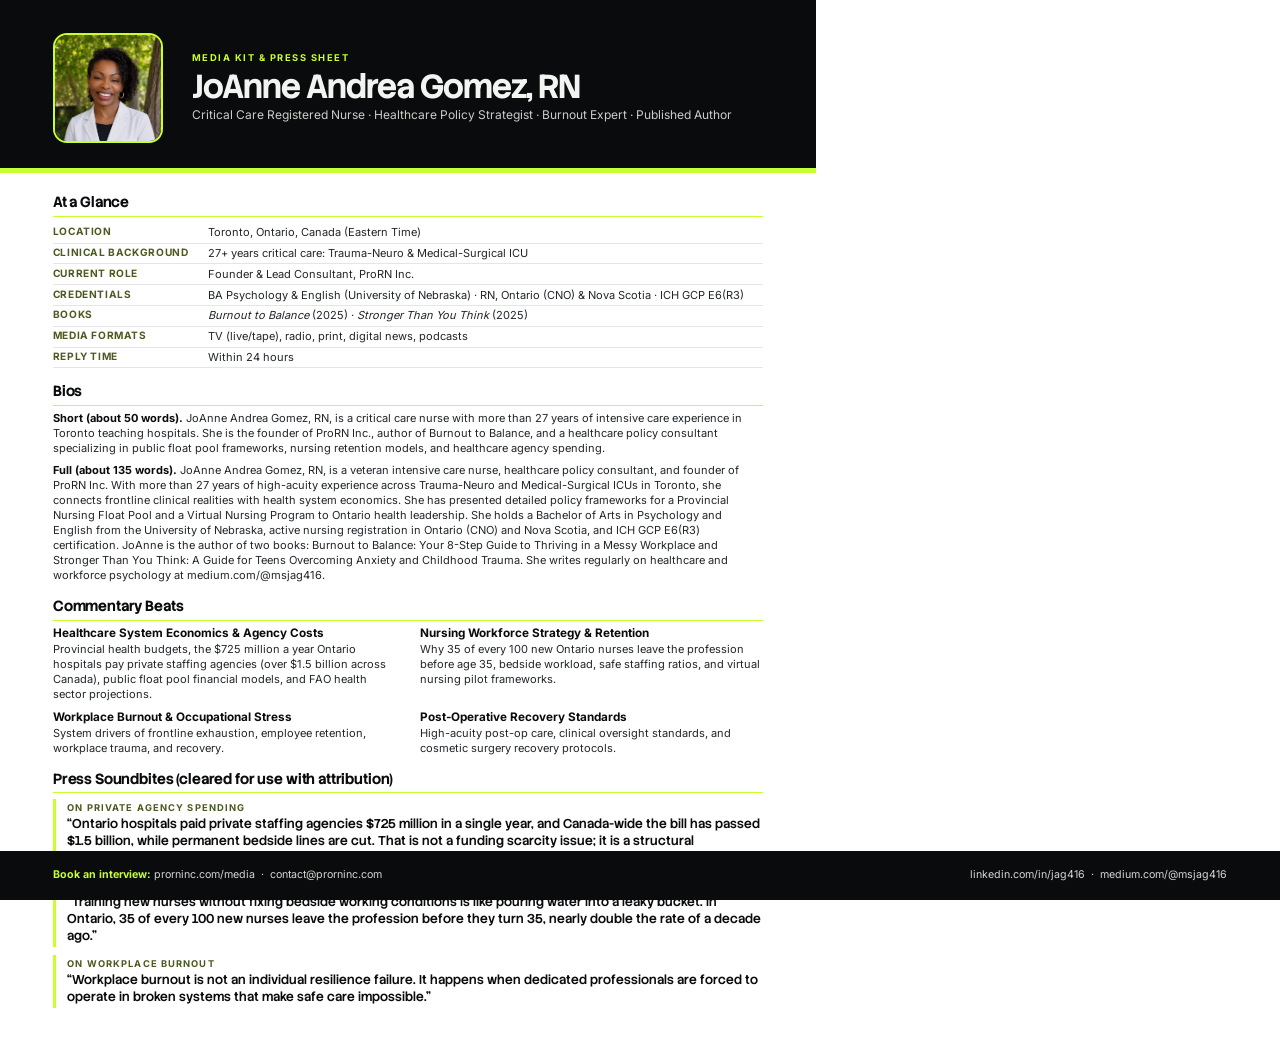
<file: media/media-sheet.html>
<!doctype html><html><head><meta charset="utf-8"><meta name="robots" content="noindex"><title>JoAnne Andrea Gomez, RN | Media Sheet</title><style>
@font-face{font-family:Inter;src:url(../assets/fonts/inter-latin-wght-normal.woff2);font-weight:100 900}
@font-face{font-family:SSH;src:url(../assets/fonts/stack-sans-headline-latin-700-normal.woff2);font-weight:700}
@font-face{font-family:SSH;src:url(../assets/fonts/stack-sans-headline-latin-500-normal.woff2);font-weight:500}
@page{size:Letter;margin:0} *{box-sizing:border-box;margin:0;padding:0}
body{font-family:Inter,sans-serif;color:#22262b;font-size:8.3pt;line-height:1.36;width:8.5in;height:11in;overflow:hidden}
.top{background:#0a0b0d;color:#f2f4f1;padding:.34in .55in .26in;display:flex;gap:.3in;align-items:center;border-bottom:5px solid #c8ff2e}
.top img{width:1.15in;height:1.15in;object-fit:cover;border-radius:14px;border:2px solid #c8ff2e}
.kick{font-size:7pt;font-weight:700;letter-spacing:.16em;text-transform:uppercase;color:#c8ff2e}
h1{font-family:SSH;font-weight:700;font-size:25pt;letter-spacing:-.03em;line-height:1.05;margin:.04in 0}
.sub{color:#c9cec8;font-size:9pt}
.wrap{padding:.2in .55in 0}
h2{font-family:SSH;font-weight:700;font-size:11pt;letter-spacing:-.01em;margin:.13in 0 .06in;padding-bottom:.04in;border-bottom:1.5px solid #c8ff2e;color:#0a0b0d}
h2:first-child{margin-top:0}
table{width:100%;border-collapse:collapse} td{padding:1.8pt 0;vertical-align:top;border-bottom:.5pt solid #e3e6e2} td:first-child{width:1.62in;font-weight:700;color:#4b5a1f;font-size:7.6pt;text-transform:uppercase;letter-spacing:.06em}
.bios p{margin-bottom:.07in} .bios b{color:#0a0b0d}
.beats{display:grid;grid-template-columns:1fr 1fr;gap:.08in .25in} .beats b{display:block;color:#0a0b0d;font-size:8.8pt}
.q{border-left:3px solid #c8ff2e;padding:.03in 0 .03in .12in;margin-bottom:.08in} .q i{font-style:normal;font-weight:700;font-size:7pt;letter-spacing:.12em;text-transform:uppercase;color:#4b5a1f;display:block}
.q span{font-family:SSH;font-weight:500;font-size:9.6pt;color:#0a0b0d;line-height:1.35}
.foot{position:absolute;left:0;right:0;bottom:0;background:#0a0b0d;color:#d4d8d3;padding:.18in .55in;font-size:8pt;display:flex;justify-content:space-between} .foot b{color:#c8ff2e}
</style></head><body>
<div class="top"><img src="hero.jpg" alt=""><div><div class="kick">Media Kit &amp; Press Sheet</div><h1>JoAnne Andrea Gomez, RN</h1>
<div class="sub">Critical Care Registered Nurse &middot; Healthcare Policy Strategist &middot; Burnout Expert &middot; Published Author</div></div></div>
<div class="wrap">
<h2>At a Glance</h2><table><tr><td>Location</td><td>Toronto, Ontario, Canada (Eastern Time)</td></tr><tr><td>Clinical background</td><td>27+ years critical care: Trauma-Neuro &amp; Medical-Surgical ICU</td></tr><tr><td>Current role</td><td>Founder &amp; Lead Consultant, ProRN Inc.</td></tr><tr><td>Credentials</td><td>BA Psychology &amp; English (University of Nebraska) &middot; RN, Ontario (CNO) &amp; Nova Scotia &middot; ICH GCP E6(R3)</td></tr><tr><td>Books</td><td><em>Burnout to Balance</em> (2025) &middot; <em>Stronger Than You Think</em> (2025)</td></tr><tr><td>Media formats</td><td>TV (live/tape), radio, print, digital news, podcasts</td></tr><tr><td>Reply time</td><td>Within 24 hours</td></tr></table>
<h2>Bios</h2><div class="bios"><p><b>Short (about 50 words).</b> JoAnne Andrea Gomez, RN, is a critical care nurse with more than 27 years of intensive care experience in Toronto teaching hospitals. She is the founder of ProRN Inc., author of Burnout to Balance, and a healthcare policy consultant specializing in public float pool frameworks, nursing retention models, and healthcare agency spending.</p><p><b>Full (about 135 words).</b> JoAnne Andrea Gomez, RN, is a veteran intensive care nurse, healthcare policy consultant, and founder of ProRN Inc. With more than 27 years of high-acuity experience across Trauma-Neuro and Medical-Surgical ICUs in Toronto, she connects frontline clinical realities with health system economics. She has presented detailed policy frameworks for a Provincial Nursing Float Pool and a Virtual Nursing Program to Ontario health leadership. She holds a Bachelor of Arts in Psychology and English from the University of Nebraska, active nursing registration in Ontario (CNO) and Nova Scotia, and ICH GCP E6(R3) certification. JoAnne is the author of two books: Burnout to Balance: Your 8-Step Guide to Thriving in a Messy Workplace and Stronger Than You Think: A Guide for Teens Overcoming Anxiety and Childhood Trauma. She writes regularly on healthcare and workforce psychology at medium.com/@msjag416.</p></div>
<h2>Commentary Beats</h2><div class="beats"><div><b>Healthcare System Economics &amp; Agency Costs</b>Provincial health budgets, the $725 million a year Ontario hospitals pay private staffing agencies (over $1.5 billion across Canada), public float pool financial models, and FAO health sector projections.</div><div><b>Nursing Workforce Strategy &amp; Retention</b>Why 35 of every 100 new Ontario nurses leave the profession before age 35, bedside workload, safe staffing ratios, and virtual nursing pilot frameworks.</div><div><b>Workplace Burnout &amp; Occupational Stress</b>System drivers of frontline exhaustion, employee retention, workplace trauma, and recovery.</div><div><b>Post-Operative Recovery Standards</b>High-acuity post-op care, clinical oversight standards, and cosmetic surgery recovery protocols.</div></div>
<h2>Press Soundbites (cleared for use with attribution)</h2><div class="q"><i>On Private Agency Spending</i><span>&ldquo;Ontario hospitals paid private staffing agencies $725 million in a single year, and Canada-wide the bill has passed $1.5 billion, while permanent bedside lines are cut. That is not a funding scarcity issue; it is a structural misallocation of public health dollars.&rdquo;</span></div><div class="q"><i>On Nurse Retention</i><span>&ldquo;Training new nurses without fixing bedside working conditions is like pouring water into a leaky bucket. In Ontario, 35 of every 100 new nurses leave the profession before they turn 35, nearly double the rate of a decade ago.&rdquo;</span></div><div class="q"><i>On Workplace Burnout</i><span>&ldquo;Workplace burnout is not an individual resilience failure. It happens when dedicated professionals are forced to operate in broken systems that make safe care impossible.&rdquo;</span></div>
</div>
<div class="foot"><span><b>Book an interview:</b> prorninc.com/media &nbsp;&middot;&nbsp; contact@prorninc.com</span><span>linkedin.com/in/jag416 &nbsp;&middot;&nbsp; medium.com/@msjag416</span></div>
</body></html>
</file>
<file: assets/css/site.css>
@font-face{font-family:Inter;font-style:normal;font-display:swap;font-weight:100 900;src:url(../fonts/inter-latin-wght-normal.woff2) format("woff2")}@font-face{font-family:Stack Sans Headline;font-style:normal;font-display:swap;font-weight:400;src:url(../fonts/stack-sans-headline-latin-400-normal.woff2) format("woff2")}@font-face{font-family:Stack Sans Headline;font-style:normal;font-display:swap;font-weight:500;src:url(../fonts/stack-sans-headline-latin-500-normal.woff2) format("woff2")}@font-face{font-family:Stack Sans Headline;font-style:normal;font-display:swap;font-weight:600;src:url(../fonts/stack-sans-headline-latin-600-normal.woff2) format("woff2")}@font-face{font-family:Stack Sans Headline;font-style:normal;font-display:swap;font-weight:700;src:url(../fonts/stack-sans-headline-latin-700-normal.woff2) format("woff2")}*,:after,:before{--tw-border-spacing-x:0;--tw-border-spacing-y:0;--tw-translate-x:0;--tw-translate-y:0;--tw-rotate:0;--tw-skew-x:0;--tw-skew-y:0;--tw-scale-x:1;--tw-scale-y:1;--tw-pan-x: ;--tw-pan-y: ;--tw-pinch-zoom: ;--tw-scroll-snap-strictness:proximity;--tw-gradient-from-position: ;--tw-gradient-via-position: ;--tw-gradient-to-position: ;--tw-ordinal: ;--tw-slashed-zero: ;--tw-numeric-figure: ;--tw-numeric-spacing: ;--tw-numeric-fraction: ;--tw-ring-inset: ;--tw-ring-offset-width:0px;--tw-ring-offset-color:#fff;--tw-ring-color:rgba(59,130,246,.5);--tw-ring-offset-shadow:0 0 #0000;--tw-ring-shadow:0 0 #0000;--tw-shadow:0 0 #0000;--tw-shadow-colored:0 0 #0000;--tw-blur: ;--tw-brightness: ;--tw-contrast: ;--tw-grayscale: ;--tw-hue-rotate: ;--tw-invert: ;--tw-saturate: ;--tw-sepia: ;--tw-drop-shadow: ;--tw-backdrop-blur: ;--tw-backdrop-brightness: ;--tw-backdrop-contrast: ;--tw-backdrop-grayscale: ;--tw-backdrop-hue-rotate: ;--tw-backdrop-invert: ;--tw-backdrop-opacity: ;--tw-backdrop-saturate: ;--tw-backdrop-sepia: ;--tw-contain-size: ;--tw-contain-layout: ;--tw-contain-paint: ;--tw-contain-style: }::backdrop{--tw-border-spacing-x:0;--tw-border-spacing-y:0;--tw-translate-x:0;--tw-translate-y:0;--tw-rotate:0;--tw-skew-x:0;--tw-skew-y:0;--tw-scale-x:1;--tw-scale-y:1;--tw-pan-x: ;--tw-pan-y: ;--tw-pinch-zoom: ;--tw-scroll-snap-strictness:proximity;--tw-gradient-from-position: ;--tw-gradient-via-position: ;--tw-gradient-to-position: ;--tw-ordinal: ;--tw-slashed-zero: ;--tw-numeric-figure: ;--tw-numeric-spacing: ;--tw-numeric-fraction: ;--tw-ring-inset: ;--tw-ring-offset-width:0px;--tw-ring-offset-color:#fff;--tw-ring-color:rgba(59,130,246,.5);--tw-ring-offset-shadow:0 0 #0000;--tw-ring-shadow:0 0 #0000;--tw-shadow:0 0 #0000;--tw-shadow-colored:0 0 #0000;--tw-blur: ;--tw-brightness: ;--tw-contrast: ;--tw-grayscale: ;--tw-hue-rotate: ;--tw-invert: ;--tw-saturate: ;--tw-sepia: ;--tw-drop-shadow: ;--tw-backdrop-blur: ;--tw-backdrop-brightness: ;--tw-backdrop-contrast: ;--tw-backdrop-grayscale: ;--tw-backdrop-hue-rotate: ;--tw-backdrop-invert: ;--tw-backdrop-opacity: ;--tw-backdrop-saturate: ;--tw-backdrop-sepia: ;--tw-contain-size: ;--tw-contain-layout: ;--tw-contain-paint: ;--tw-contain-style: }

/*! tailwindcss v3.4.17 | MIT License | https://tailwindcss.com*/*,:after,:before{box-sizing:border-box;border:0 solid #e5e7eb}:after,:before{--tw-content:""}:host,html{line-height:1.5;-webkit-text-size-adjust:100%;-moz-tab-size:4;-o-tab-size:4;tab-size:4;font-family:ui-sans-serif,system-ui,sans-serif,Apple Color Emoji,Segoe UI Emoji,Segoe UI Symbol,Noto Color Emoji;font-feature-settings:normal;font-variation-settings:normal;-webkit-tap-highlight-color:transparent}body{margin:0;line-height:inherit}hr{height:0;color:inherit;border-top-width:1px}abbr:where([title]){-webkit-text-decoration:underline dotted;text-decoration:underline dotted}h1,h2,h3,h4,h5,h6{font-size:inherit;font-weight:inherit}a{color:inherit;text-decoration:inherit}b,strong{font-weight:bolder}code,kbd,pre,samp{font-family:ui-monospace,SFMono-Regular,Menlo,Monaco,Consolas,Liberation Mono,Courier New,monospace;font-feature-settings:normal;font-variation-settings:normal;font-size:1em}small{font-size:80%}sub,sup{font-size:75%;line-height:0;position:relative;vertical-align:baseline}sub{bottom:-.25em}sup{top:-.5em}table{text-indent:0;border-color:inherit;border-collapse:collapse}button,input,optgroup,select,textarea{font-family:inherit;font-feature-settings:inherit;font-variation-settings:inherit;font-size:100%;font-weight:inherit;line-height:inherit;letter-spacing:inherit;color:inherit;margin:0;padding:0}button,select{text-transform:none}button,input:where([type=button]),input:where([type=reset]),input:where([type=submit]){-webkit-appearance:button;background-color:transparent;background-image:none}:-moz-focusring{outline:auto}:-moz-ui-invalid{box-shadow:none}progress{vertical-align:baseline}::-webkit-inner-spin-button,::-webkit-outer-spin-button{height:auto}[type=search]{-webkit-appearance:textfield;outline-offset:-2px}::-webkit-search-decoration{-webkit-appearance:none}::-webkit-file-upload-button{-webkit-appearance:button;font:inherit}summary{display:list-item}blockquote,dd,dl,figure,h1,h2,h3,h4,h5,h6,hr,p,pre{margin:0}fieldset{margin:0}fieldset,legend{padding:0}menu,ol,ul{list-style:none;margin:0;padding:0}dialog{padding:0}textarea{resize:vertical}input::-moz-placeholder,textarea::-moz-placeholder{opacity:1;color:#9ca3af}input::placeholder,textarea::placeholder{opacity:1;color:#9ca3af}[role=button],button{cursor:pointer}:disabled{cursor:default}audio,canvas,embed,iframe,img,object,svg,video{display:block;vertical-align:middle}img,video{max-width:100%;height:auto}[hidden]:where(:not([hidden=until-found])){display:none}.sr-only{position:absolute;width:1px;height:1px;padding:0;margin:-1px;overflow:hidden;clip:rect(0,0,0,0);white-space:nowrap;border-width:0}.fixed{position:fixed}.absolute{position:absolute}.relative{position:relative}.inset-0{inset:0}.left-0{left:0}.right-0{right:0}.top-0{top:0}.z-10{z-index:10}.z-50{z-index:50}.mx-auto{margin-left:auto;margin-right:auto}.-mr-20{margin-right:-5rem}.-mt-20{margin-top:-5rem}.mb-1{margin-bottom:.25rem}.mb-10{margin-bottom:2.5rem}.mb-12{margin-bottom:3rem}.mb-14{margin-bottom:3.5rem}.mb-2{margin-bottom:.5rem}.mb-3{margin-bottom:.75rem}.mb-4{margin-bottom:1rem}.mb-5{margin-bottom:1.25rem}.mb-6{margin-bottom:1.5rem}.mb-8{margin-bottom:2rem}.ml-2{margin-left:.5rem}.mr-1\.5{margin-right:.375rem}.mr-3{margin-right:.75rem}.mr-4{margin-right:1rem}.mr-5{margin-right:1.25rem}.mt-0\.5{margin-top:.125rem}.mt-1{margin-top:.25rem}.mt-1\.5{margin-top:.375rem}.mt-12{margin-top:3rem}.mt-2{margin-top:.5rem}.mt-3{margin-top:.75rem}.mt-4{margin-top:1rem}.mt-6{margin-top:1.5rem}.mt-8{margin-top:2rem}.block{display:block}.inline-block{display:inline-block}.flex{display:flex}.inline-flex{display:inline-flex}.table{display:table}.grid{display:grid}.hidden{display:none}.h-1\.5{height:.375rem}.h-10{height:2.5rem}.h-14{height:3.5rem}.h-20{height:5rem}.h-4{height:1rem}.h-5{height:1.25rem}.h-6{height:1.5rem}.h-7{height:1.75rem}.h-96{height:24rem}.h-full{height:100%}.w-1\/2{width:50%}.w-10{width:2.5rem}.w-14{width:3.5rem}.w-4{width:1rem}.w-5{width:1.25rem}.w-6{width:1.5rem}.w-7{width:1.75rem}.w-96{width:24rem}.w-full{width:100%}.min-w-full{min-width:100%}.max-w-2xl{max-width:42rem}.max-w-3xl{max-width:48rem}.max-w-4xl{max-width:56rem}.max-w-7xl{max-width:80rem}.max-w-md{max-width:28rem}.flex-shrink-0{flex-shrink:0}.grow{flex-grow:1}.transform{transform:translate(var(--tw-translate-x),var(--tw-translate-y)) rotate(var(--tw-rotate)) skewX(var(--tw-skew-x)) skewY(var(--tw-skew-y)) scaleX(var(--tw-scale-x)) scaleY(var(--tw-scale-y))}.list-inside{list-style-position:inside}.list-decimal{list-style-type:decimal}.grid-cols-1{grid-template-columns:repeat(1,minmax(0,1fr))}.flex-col{flex-direction:column}.flex-wrap{flex-wrap:wrap}.items-start{align-items:flex-start}.items-center{align-items:center}.justify-center{justify-content:center}.justify-between{justify-content:space-between}.gap-3{gap:.75rem}.gap-4{gap:1rem}.gap-6{gap:1.5rem}.gap-8{gap:2rem}.space-x-6>:not([hidden])~:not([hidden]){--tw-space-x-reverse:0;margin-right:calc(1.5rem*var(--tw-space-x-reverse));margin-left:calc(1.5rem*(1 - var(--tw-space-x-reverse)))}.space-y-16>:not([hidden])~:not([hidden]){--tw-space-y-reverse:0;margin-top:calc(4rem*(1 - var(--tw-space-y-reverse)));margin-bottom:calc(4rem*var(--tw-space-y-reverse))}.space-y-2>:not([hidden])~:not([hidden]){--tw-space-y-reverse:0;margin-top:calc(.5rem*(1 - var(--tw-space-y-reverse)));margin-bottom:calc(.5rem*var(--tw-space-y-reverse))}.space-y-3>:not([hidden])~:not([hidden]){--tw-space-y-reverse:0;margin-top:calc(.75rem*(1 - var(--tw-space-y-reverse)));margin-bottom:calc(.75rem*var(--tw-space-y-reverse))}.space-y-4>:not([hidden])~:not([hidden]){--tw-space-y-reverse:0;margin-top:calc(1rem*(1 - var(--tw-space-y-reverse)));margin-bottom:calc(1rem*var(--tw-space-y-reverse))}.space-y-6>:not([hidden])~:not([hidden]){--tw-space-y-reverse:0;margin-top:calc(1.5rem*(1 - var(--tw-space-y-reverse)));margin-bottom:calc(1.5rem*var(--tw-space-y-reverse))}.space-y-8>:not([hidden])~:not([hidden]){--tw-space-y-reverse:0;margin-top:calc(2rem*(1 - var(--tw-space-y-reverse)));margin-bottom:calc(2rem*var(--tw-space-y-reverse))}.divide-y>:not([hidden])~:not([hidden]){--tw-divide-y-reverse:0;border-top-width:calc(1px*(1 - var(--tw-divide-y-reverse)));border-bottom-width:calc(1px*var(--tw-divide-y-reverse))}.divide-slate-100>:not([hidden])~:not([hidden]){--tw-divide-opacity:1;border-color:rgb(241 245 249/var(--tw-divide-opacity,1))}.divide-slate-200>:not([hidden])~:not([hidden]){--tw-divide-opacity:1;border-color:rgb(226 232 240/var(--tw-divide-opacity,1))}.overflow-hidden{overflow:hidden}.overflow-x-auto{overflow-x:auto}.scroll-smooth{scroll-behavior:smooth}.rounded-2xl{border-radius:1rem}.rounded-full{border-radius:9999px}.rounded-lg{border-radius:.5rem}.rounded-md{border-radius:.375rem}.rounded-xl{border-radius:.75rem}.rounded-r-lg{border-top-right-radius:.5rem;border-bottom-right-radius:.5rem}.rounded-tl-lg{border-top-left-radius:.5rem}.rounded-tr-lg{border-top-right-radius:.5rem}.border{border-width:1px}.border-2{border-width:2px}.border-b{border-bottom-width:1px}.border-l-4{border-left-width:4px}.border-t{border-top-width:1px}.border-amber-100{--tw-border-opacity:1;border-color:rgb(254 243 199/var(--tw-border-opacity,1))}.border-amber-300{--tw-border-opacity:1;border-color:rgb(252 211 77/var(--tw-border-opacity,1))}.border-blue-100{--tw-border-opacity:1;border-color:rgb(219 234 254/var(--tw-border-opacity,1))}.border-blue-500{--tw-border-opacity:1;border-color:rgb(59 130 246/var(--tw-border-opacity,1))}.border-blue-600{--tw-border-opacity:1;border-color:rgb(37 99 235/var(--tw-border-opacity,1))}.border-blue-700{--tw-border-opacity:1;border-color:rgb(29 78 216/var(--tw-border-opacity,1))}.border-green-200{--tw-border-opacity:1;border-color:rgb(187 247 208/var(--tw-border-opacity,1))}.border-red-100{--tw-border-opacity:1;border-color:rgb(254 226 226/var(--tw-border-opacity,1))}.border-red-200{--tw-border-opacity:1;border-color:rgb(254 202 202/var(--tw-border-opacity,1))}.border-slate-100{--tw-border-opacity:1;border-color:rgb(241 245 249/var(--tw-border-opacity,1))}.border-slate-200{--tw-border-opacity:1;border-color:rgb(226 232 240/var(--tw-border-opacity,1))}.border-slate-300{--tw-border-opacity:1;border-color:rgb(203 213 225/var(--tw-border-opacity,1))}.border-slate-600{--tw-border-opacity:1;border-color:rgb(71 85 105/var(--tw-border-opacity,1))}.border-slate-700{--tw-border-opacity:1;border-color:rgb(51 65 85/var(--tw-border-opacity,1))}.border-slate-800{--tw-border-opacity:1;border-color:rgb(30 41 59/var(--tw-border-opacity,1))}.border-transparent{border-color:transparent}.border-white\/10{border-color:hsla(0,0%,100%,.1)}.border-white\/30{border-color:hsla(0,0%,100%,.3)}.bg-amber-100{--tw-bg-opacity:1;background-color:rgb(254 243 199/var(--tw-bg-opacity,1))}.bg-amber-50{--tw-bg-opacity:1;background-color:rgb(255 251 235/var(--tw-bg-opacity,1))}.bg-blue-100{--tw-bg-opacity:1;background-color:rgb(219 234 254/var(--tw-bg-opacity,1))}.bg-blue-50{--tw-bg-opacity:1;background-color:rgb(239 246 255/var(--tw-bg-opacity,1))}.bg-blue-500\/20{background-color:rgba(59,130,246,.2)}.bg-blue-600{--tw-bg-opacity:1;background-color:rgb(37 99 235/var(--tw-bg-opacity,1))}.bg-blue-800{--tw-bg-opacity:1;background-color:rgb(30 64 175/var(--tw-bg-opacity,1))}.bg-blue-900{--tw-bg-opacity:1;background-color:rgb(30 58 138/var(--tw-bg-opacity,1))}.bg-blue-900\/50{background-color:rgba(30,58,138,.5)}.bg-green-100{--tw-bg-opacity:1;background-color:rgb(220 252 231/var(--tw-bg-opacity,1))}.bg-green-50{--tw-bg-opacity:1;background-color:rgb(240 253 244/var(--tw-bg-opacity,1))}.bg-green-900{--tw-bg-opacity:1;background-color:rgb(20 83 45/var(--tw-bg-opacity,1))}.bg-green-900\/50{background-color:rgba(20,83,45,.5)}.bg-orange-100{--tw-bg-opacity:1;background-color:rgb(255 237 213/var(--tw-bg-opacity,1))}.bg-purple-100{--tw-bg-opacity:1;background-color:rgb(243 232 255/var(--tw-bg-opacity,1))}.bg-red-100{--tw-bg-opacity:1;background-color:rgb(254 226 226/var(--tw-bg-opacity,1))}.bg-red-50{--tw-bg-opacity:1;background-color:rgb(254 242 242/var(--tw-bg-opacity,1))}.bg-red-500{--tw-bg-opacity:1;background-color:rgb(239 68 68/var(--tw-bg-opacity,1))}.bg-red-500\/20{background-color:rgba(239,68,68,.2)}.bg-red-800{--tw-bg-opacity:1;background-color:rgb(153 27 27/var(--tw-bg-opacity,1))}.bg-sky-100{--tw-bg-opacity:1;background-color:rgb(224 242 254/var(--tw-bg-opacity,1))}.bg-slate-100{--tw-bg-opacity:1;background-color:rgb(241 245 249/var(--tw-bg-opacity,1))}.bg-slate-200{--tw-bg-opacity:1;background-color:rgb(226 232 240/var(--tw-bg-opacity,1))}.bg-slate-50{--tw-bg-opacity:1;background-color:rgb(248 250 252/var(--tw-bg-opacity,1))}.bg-slate-700{--tw-bg-opacity:1;background-color:rgb(51 65 85/var(--tw-bg-opacity,1))}.bg-slate-800{--tw-bg-opacity:1;background-color:rgb(30 41 59/var(--tw-bg-opacity,1))}.bg-slate-900{--tw-bg-opacity:1;background-color:rgb(15 23 42/var(--tw-bg-opacity,1))}.bg-white{--tw-bg-opacity:1;background-color:rgb(255 255 255/var(--tw-bg-opacity,1))}.bg-white\/5{background-color:hsla(0,0%,100%,.05)}.bg-white\/95{background-color:hsla(0,0%,100%,.95)}.bg-gradient-to-br{background-image:linear-gradient(to bottom right,var(--tw-gradient-stops))}.bg-gradient-to-l{background-image:linear-gradient(to left,var(--tw-gradient-stops))}.bg-gradient-to-r{background-image:linear-gradient(to right,var(--tw-gradient-stops))}.from-blue-600{--tw-gradient-from:#2563eb var(--tw-gradient-from-position);--tw-gradient-to:rgba(37,99,235,0) var(--tw-gradient-to-position);--tw-gradient-stops:var(--tw-gradient-from),var(--tw-gradient-to)}.from-green-600{--tw-gradient-from:#16a34a var(--tw-gradient-from-position);--tw-gradient-to:rgba(22,163,74,0) var(--tw-gradient-to-position);--tw-gradient-stops:var(--tw-gradient-from),var(--tw-gradient-to)}.from-red-900\/10{--tw-gradient-from:rgba(127,29,29,.1) var(--tw-gradient-from-position);--tw-gradient-to:rgba(127,29,29,0) var(--tw-gradient-to-position);--tw-gradient-stops:var(--tw-gradient-from),var(--tw-gradient-to)}.from-slate-900{--tw-gradient-from:#0f172a var(--tw-gradient-from-position);--tw-gradient-to:rgba(15,23,42,0) var(--tw-gradient-to-position);--tw-gradient-stops:var(--tw-gradient-from),var(--tw-gradient-to)}.via-slate-800{--tw-gradient-to:rgba(30,41,59,0) var(--tw-gradient-to-position);--tw-gradient-stops:var(--tw-gradient-from),#1e293b var(--tw-gradient-via-position),var(--tw-gradient-to)}.to-blue-400{--tw-gradient-to:#60a5fa var(--tw-gradient-to-position)}.to-blue-900{--tw-gradient-to:#1e3a8a var(--tw-gradient-to-position)}.to-green-400{--tw-gradient-to:#4ade80 var(--tw-gradient-to-position)}.to-transparent{--tw-gradient-to:transparent var(--tw-gradient-to-position)}.p-10{padding:2.5rem}.p-2{padding:.5rem}.p-3{padding:.75rem}.p-4{padding:1rem}.p-5{padding:1.25rem}.p-6{padding:1.5rem}.p-8{padding:2rem}.px-3{padding-left:.75rem;padding-right:.75rem}.px-4{padding-left:1rem;padding-right:1rem}.px-6{padding-left:1.5rem;padding-right:1.5rem}.px-8{padding-left:2rem;padding-right:2rem}.py-1{padding-top:.25rem;padding-bottom:.25rem}.py-1\.5{padding-top:.375rem;padding-bottom:.375rem}.py-12{padding-top:3rem;padding-bottom:3rem}.py-14{padding-top:3.5rem;padding-bottom:3.5rem}.py-2{padding-top:.5rem;padding-bottom:.5rem}.py-20{padding-top:5rem;padding-bottom:5rem}.py-3{padding-top:.75rem;padding-bottom:.75rem}.py-3\.5{padding-top:.875rem;padding-bottom:.875rem}.py-4{padding-top:1rem;padding-bottom:1rem}.pb-16{padding-bottom:4rem}.pb-2{padding-bottom:.5rem}.pb-20{padding-bottom:5rem}.pb-24{padding-bottom:6rem}.pt-24{padding-top:6rem}.pt-28{padding-top:7rem}.pt-32{padding-top:8rem}.pt-6{padding-top:1.5rem}.text-left{text-align:left}.text-center{text-align:center}.text-right{text-align:right}.text-2xl{font-size:1.5rem;line-height:2rem}.text-3xl{font-size:1.875rem;line-height:2.25rem}.text-4xl{font-size:2.25rem;line-height:2.5rem}.text-\[10px\]{font-size:10px}.text-base{font-size:1rem;line-height:1.5rem}.text-lg{font-size:1.125rem;line-height:1.75rem}.text-sm{font-size:.875rem;line-height:1.25rem}.text-xl{font-size:1.25rem;line-height:1.75rem}.text-xs{font-size:.75rem;line-height:1rem}.font-bold{font-weight:700}.font-extrabold{font-weight:800}.font-medium{font-weight:500}.font-semibold{font-weight:600}.uppercase{text-transform:uppercase}.italic{font-style:italic}.leading-\[1\.1\]{line-height:1.1}.leading-none{line-height:1}.leading-relaxed{line-height:1.625}.leading-tight{line-height:1.25}.tracking-tight{letter-spacing:-.025em}.tracking-wide{letter-spacing:.025em}.tracking-wider{letter-spacing:.05em}.text-amber-600{--tw-text-opacity:1;color:rgb(217 119 6/var(--tw-text-opacity,1))}.text-amber-700{--tw-text-opacity:1;color:rgb(180 83 9/var(--tw-text-opacity,1))}.text-blue-200{--tw-text-opacity:1;color:rgb(191 219 254/var(--tw-text-opacity,1))}.text-blue-300{--tw-text-opacity:1;color:rgb(147 197 253/var(--tw-text-opacity,1))}.text-blue-400{--tw-text-opacity:1;color:rgb(96 165 250/var(--tw-text-opacity,1))}.text-blue-500{--tw-text-opacity:1;color:rgb(59 130 246/var(--tw-text-opacity,1))}.text-blue-600{--tw-text-opacity:1;color:rgb(37 99 235/var(--tw-text-opacity,1))}.text-blue-700{--tw-text-opacity:1;color:rgb(29 78 216/var(--tw-text-opacity,1))}.text-blue-800{--tw-text-opacity:1;color:rgb(30 64 175/var(--tw-text-opacity,1))}.text-green-400{--tw-text-opacity:1;color:rgb(74 222 128/var(--tw-text-opacity,1))}.text-green-600{--tw-text-opacity:1;color:rgb(22 163 74/var(--tw-text-opacity,1))}.text-green-700{--tw-text-opacity:1;color:rgb(21 128 61/var(--tw-text-opacity,1))}.text-green-800{--tw-text-opacity:1;color:rgb(22 101 52/var(--tw-text-opacity,1))}.text-orange-600{--tw-text-opacity:1;color:rgb(234 88 12/var(--tw-text-opacity,1))}.text-purple-600{--tw-text-opacity:1;color:rgb(147 51 234/var(--tw-text-opacity,1))}.text-red-400{--tw-text-opacity:1;color:rgb(248 113 113/var(--tw-text-opacity,1))}.text-red-500{--tw-text-opacity:1;color:rgb(239 68 68/var(--tw-text-opacity,1))}.text-red-600{--tw-text-opacity:1;color:rgb(220 38 38/var(--tw-text-opacity,1))}.text-red-700{--tw-text-opacity:1;color:rgb(185 28 28/var(--tw-text-opacity,1))}.text-red-800{--tw-text-opacity:1;color:rgb(153 27 27/var(--tw-text-opacity,1))}.text-sky-600{--tw-text-opacity:1;color:rgb(2 132 199/var(--tw-text-opacity,1))}.text-slate-200{--tw-text-opacity:1;color:rgb(226 232 240/var(--tw-text-opacity,1))}.text-slate-300{--tw-text-opacity:1;color:rgb(203 213 225/var(--tw-text-opacity,1))}.text-slate-400{--tw-text-opacity:1;color:rgb(148 163 184/var(--tw-text-opacity,1))}.text-slate-500{--tw-text-opacity:1;color:rgb(100 116 139/var(--tw-text-opacity,1))}.text-slate-600{--tw-text-opacity:1;color:rgb(71 85 105/var(--tw-text-opacity,1))}.text-slate-700{--tw-text-opacity:1;color:rgb(51 65 85/var(--tw-text-opacity,1))}.text-slate-800{--tw-text-opacity:1;color:rgb(30 41 59/var(--tw-text-opacity,1))}.text-slate-900{--tw-text-opacity:1;color:rgb(15 23 42/var(--tw-text-opacity,1))}.text-white{--tw-text-opacity:1;color:rgb(255 255 255/var(--tw-text-opacity,1))}.underline{text-decoration-line:underline}.antialiased{-webkit-font-smoothing:antialiased;-moz-osx-font-smoothing:grayscale}.opacity-20{opacity:.2}.opacity-80{opacity:.8}.opacity-90{opacity:.9}.opacity-95{opacity:.95}.mix-blend-multiply{mix-blend-mode:multiply}.shadow-lg{--tw-shadow:0 10px 15px -3px rgba(0,0,0,.1),0 4px 6px -4px rgba(0,0,0,.1);--tw-shadow-colored:0 10px 15px -3px var(--tw-shadow-color),0 4px 6px -4px var(--tw-shadow-color)}.shadow-lg,.shadow-md{box-shadow:var(--tw-ring-offset-shadow,0 0 #0000),var(--tw-ring-shadow,0 0 #0000),var(--tw-shadow)}.shadow-md{--tw-shadow:0 4px 6px -1px rgba(0,0,0,.1),0 2px 4px -2px rgba(0,0,0,.1);--tw-shadow-colored:0 4px 6px -1px var(--tw-shadow-color),0 2px 4px -2px var(--tw-shadow-color)}.shadow-sm{--tw-shadow:0 1px 2px 0 rgba(0,0,0,.05);--tw-shadow-colored:0 1px 2px 0 var(--tw-shadow-color)}.shadow-sm,.shadow-xl{box-shadow:var(--tw-ring-offset-shadow,0 0 #0000),var(--tw-ring-shadow,0 0 #0000),var(--tw-shadow)}.shadow-xl{--tw-shadow:0 20px 25px -5px rgba(0,0,0,.1),0 8px 10px -6px rgba(0,0,0,.1);--tw-shadow-colored:0 20px 25px -5px var(--tw-shadow-color),0 8px 10px -6px var(--tw-shadow-color)}.outline{outline-style:solid}.ring{--tw-ring-offset-shadow:var(--tw-ring-inset) 0 0 0 var(--tw-ring-offset-width) var(--tw-ring-offset-color);--tw-ring-shadow:var(--tw-ring-inset) 0 0 0 calc(3px + var(--tw-ring-offset-width)) var(--tw-ring-color);box-shadow:var(--tw-ring-offset-shadow),var(--tw-ring-shadow),var(--tw-shadow,0 0 #0000)}.blur{--tw-blur:blur(8px)}.blur,.blur-3xl{filter:var(--tw-blur) var(--tw-brightness) var(--tw-contrast) var(--tw-grayscale) var(--tw-hue-rotate) var(--tw-invert) var(--tw-saturate) var(--tw-sepia) var(--tw-drop-shadow)}.blur-3xl{--tw-blur:blur(64px)}.filter{filter:var(--tw-blur) var(--tw-brightness) var(--tw-contrast) var(--tw-grayscale) var(--tw-hue-rotate) var(--tw-invert) var(--tw-saturate) var(--tw-sepia) var(--tw-drop-shadow)}.backdrop-blur{--tw-backdrop-blur:blur(8px)}.backdrop-blur,.backdrop-blur-md{-webkit-backdrop-filter:var(--tw-backdrop-blur) var(--tw-backdrop-brightness) var(--tw-backdrop-contrast) var(--tw-backdrop-grayscale) var(--tw-backdrop-hue-rotate) var(--tw-backdrop-invert) var(--tw-backdrop-opacity) var(--tw-backdrop-saturate) var(--tw-backdrop-sepia);backdrop-filter:var(--tw-backdrop-blur) var(--tw-backdrop-brightness) var(--tw-backdrop-contrast) var(--tw-backdrop-grayscale) var(--tw-backdrop-hue-rotate) var(--tw-backdrop-invert) var(--tw-backdrop-opacity) var(--tw-backdrop-saturate) var(--tw-backdrop-sepia)}.backdrop-blur-md{--tw-backdrop-blur:blur(12px)}.transition{transition-property:color,background-color,border-color,text-decoration-color,fill,stroke,opacity,box-shadow,transform,filter,-webkit-backdrop-filter;transition-property:color,background-color,border-color,text-decoration-color,fill,stroke,opacity,box-shadow,transform,filter,backdrop-filter;transition-property:color,background-color,border-color,text-decoration-color,fill,stroke,opacity,box-shadow,transform,filter,backdrop-filter,-webkit-backdrop-filter;transition-timing-function:cubic-bezier(.4,0,.2,1);transition-duration:.15s}.transition-all{transition-property:all;transition-timing-function:cubic-bezier(.4,0,.2,1);transition-duration:.15s}.transition-colors{transition-property:color,background-color,border-color,text-decoration-color,fill,stroke;transition-timing-function:cubic-bezier(.4,0,.2,1);transition-duration:.15s}.transition-shadow{transition-property:box-shadow;transition-timing-function:cubic-bezier(.4,0,.2,1);transition-duration:.15s}.transition-transform{transition-property:transform;transition-timing-function:cubic-bezier(.4,0,.2,1);transition-duration:.15s}.duration-200{transition-duration:.2s}.duration-300{transition-duration:.3s}.hover\:-translate-y-0\.5:hover{--tw-translate-y:-0.125rem;transform:translate(var(--tw-translate-x),var(--tw-translate-y)) rotate(var(--tw-rotate)) skewX(var(--tw-skew-x)) skewY(var(--tw-skew-y)) scaleX(var(--tw-scale-x)) scaleY(var(--tw-scale-y))}.hover\:border-blue-400:hover{--tw-border-opacity:1;border-color:rgb(96 165 250/var(--tw-border-opacity,1))}.hover\:border-green-400:hover{--tw-border-opacity:1;border-color:rgb(74 222 128/var(--tw-border-opacity,1))}.hover\:bg-amber-100:hover{--tw-bg-opacity:1;background-color:rgb(254 243 199/var(--tw-bg-opacity,1))}.hover\:bg-blue-100:hover{--tw-bg-opacity:1;background-color:rgb(219 234 254/var(--tw-bg-opacity,1))}.hover\:bg-blue-800:hover{--tw-bg-opacity:1;background-color:rgb(30 64 175/var(--tw-bg-opacity,1))}.hover\:bg-red-100:hover{--tw-bg-opacity:1;background-color:rgb(254 226 226/var(--tw-bg-opacity,1))}.hover\:bg-slate-100:hover{--tw-bg-opacity:1;background-color:rgb(241 245 249/var(--tw-bg-opacity,1))}.hover\:bg-slate-50:hover{--tw-bg-opacity:1;background-color:rgb(248 250 252/var(--tw-bg-opacity,1))}.hover\:bg-slate-800\/80:hover{background-color:rgba(30,41,59,.8)}.hover\:bg-white\/10:hover{background-color:hsla(0,0%,100%,.1)}.hover\:text-blue-500:hover{--tw-text-opacity:1;color:rgb(59 130 246/var(--tw-text-opacity,1))}.hover\:text-blue-700:hover{--tw-text-opacity:1;color:rgb(29 78 216/var(--tw-text-opacity,1))}.hover\:shadow-lg:hover{--tw-shadow:0 10px 15px -3px rgba(0,0,0,.1),0 4px 6px -4px rgba(0,0,0,.1);--tw-shadow-colored:0 10px 15px -3px var(--tw-shadow-color),0 4px 6px -4px var(--tw-shadow-color)}.hover\:shadow-lg:hover,.hover\:shadow-md:hover{box-shadow:var(--tw-ring-offset-shadow,0 0 #0000),var(--tw-ring-shadow,0 0 #0000),var(--tw-shadow)}.hover\:shadow-md:hover{--tw-shadow:0 4px 6px -1px rgba(0,0,0,.1),0 2px 4px -2px rgba(0,0,0,.1);--tw-shadow-colored:0 4px 6px -1px var(--tw-shadow-color),0 2px 4px -2px var(--tw-shadow-color)}.hover\:shadow-xl:hover{--tw-shadow:0 20px 25px -5px rgba(0,0,0,.1),0 8px 10px -6px rgba(0,0,0,.1);--tw-shadow-colored:0 20px 25px -5px var(--tw-shadow-color),0 8px 10px -6px var(--tw-shadow-color);box-shadow:var(--tw-ring-offset-shadow,0 0 #0000),var(--tw-ring-shadow,0 0 #0000),var(--tw-shadow)}.focus\:border-blue-500:focus{--tw-border-opacity:1;border-color:rgb(59 130 246/var(--tw-border-opacity,1))}.focus\:outline-none:focus{outline:2px solid transparent;outline-offset:2px}.focus\:ring-2:focus{--tw-ring-offset-shadow:var(--tw-ring-inset) 0 0 0 var(--tw-ring-offset-width) var(--tw-ring-offset-color);--tw-ring-shadow:var(--tw-ring-inset) 0 0 0 calc(2px + var(--tw-ring-offset-width)) var(--tw-ring-color);box-shadow:var(--tw-ring-offset-shadow),var(--tw-ring-shadow),var(--tw-shadow,0 0 #0000)}.focus\:ring-blue-500:focus{--tw-ring-opacity:1;--tw-ring-color:rgb(59 130 246/var(--tw-ring-opacity,1))}.focus\:ring-blue-900:focus{--tw-ring-opacity:1;--tw-ring-color:rgb(30 58 138/var(--tw-ring-opacity,1))}.focus\:ring-offset-2:focus{--tw-ring-offset-width:2px}.group:hover .group-hover\:translate-x-1{--tw-translate-x:0.25rem}.group:hover .group-hover\:scale-110,.group:hover .group-hover\:translate-x-1{transform:translate(var(--tw-translate-x),var(--tw-translate-y)) rotate(var(--tw-rotate)) skewX(var(--tw-skew-x)) skewY(var(--tw-skew-y)) scaleX(var(--tw-scale-x)) scaleY(var(--tw-scale-y))}.group:hover .group-hover\:scale-110{--tw-scale-x:1.1;--tw-scale-y:1.1}.group:hover .group-hover\:text-blue-300{--tw-text-opacity:1;color:rgb(147 197 253/var(--tw-text-opacity,1))}.group:hover .group-hover\:text-blue-700{--tw-text-opacity:1;color:rgb(29 78 216/var(--tw-text-opacity,1))}.group:hover .group-hover\:text-green-300{--tw-text-opacity:1;color:rgb(134 239 172/var(--tw-text-opacity,1))}@media (min-width:640px){.sm\:grid-cols-2{grid-template-columns:repeat(2,minmax(0,1fr))}.sm\:grid-cols-3{grid-template-columns:repeat(3,minmax(0,1fr))}.sm\:flex-row{flex-direction:row}.sm\:px-6{padding-left:1.5rem;padding-right:1.5rem}.sm\:py-2\.5{padding-top:.625rem;padding-bottom:.625rem}.sm\:pb-20{padding-bottom:5rem}.sm\:pt-36{padding-top:9rem}.sm\:text-4xl{font-size:2.25rem;line-height:2.5rem}.sm\:text-5xl{font-size:3rem;line-height:1}.sm\:text-lg{font-size:1.125rem;line-height:1.75rem}}@media (min-width:768px){.md\:col-span-4{grid-column:span 4/span 4}.md\:col-span-8{grid-column:span 8/span 8}.md\:mt-5{margin-top:1.25rem}.md\:flex{display:flex}.md\:hidden{display:none}.md\:w-1\/3{width:33.333333%}.md\:w-2\/3{width:66.666667%}.md\:max-w-3xl{max-width:48rem}.md\:grid-cols-12{grid-template-columns:repeat(12,minmax(0,1fr))}.md\:grid-cols-2{grid-template-columns:repeat(2,minmax(0,1fr))}.md\:grid-cols-3{grid-template-columns:repeat(3,minmax(0,1fr))}.md\:flex-row{flex-direction:row}.md\:p-10{padding:2.5rem}.md\:p-14{padding:3.5rem}.md\:text-left{text-align:left}.md\:text-4xl{font-size:2.25rem;line-height:2.5rem}.md\:text-5xl{font-size:3rem;line-height:1}.md\:text-6xl{font-size:3.75rem;line-height:1}.md\:text-xl{font-size:1.25rem;line-height:1.75rem}}@media (min-width:1024px){.lg\:px-8{padding-left:2rem;padding-right:2rem}.lg\:pb-28{padding-bottom:7rem}.lg\:pt-44{padding-top:11rem}.lg\:text-\[3\.5rem\]{font-size:3.5rem}}
</file>
